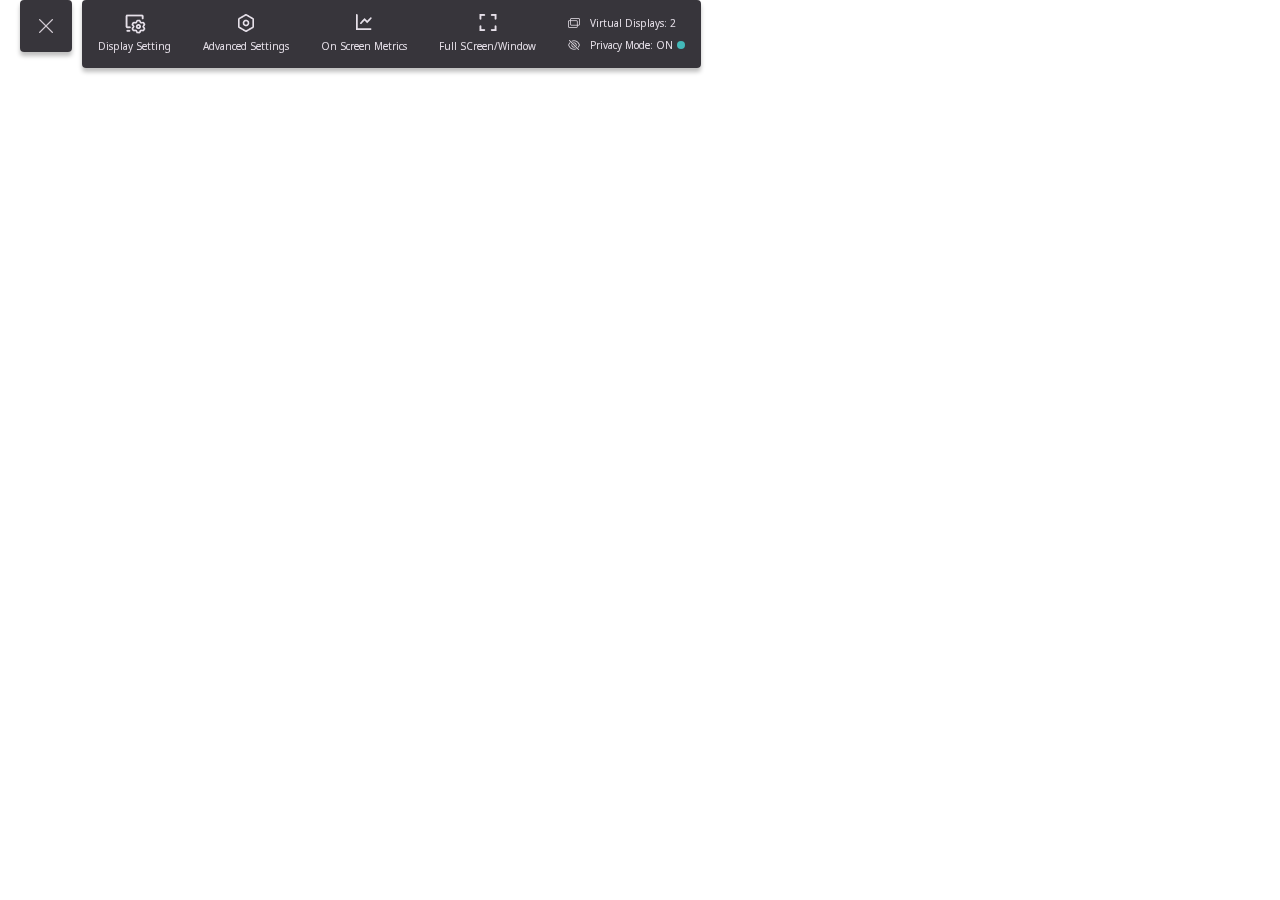
<file: app/webpages/index.html>
<!DOCTYPE html>
<html lang="en">
  <head>
    <meta charset="UTF-8" />
    <meta name="viewport" content="width=device-width, initial-scale=1.0" />
    <title>GWS</title>
    <script src="qrc:///qtwebchannel/qwebchannel.js"></script>
    <script src="./common.js"></script>
    <script type="module" crossorigin src="./assets/main-HbZmt_ED.js"></script>
    <link rel="modulepreload" crossorigin href="./assets/style-NAze0Dqi.js">
    <link rel="stylesheet" crossorigin href="./assets/style-g43IHq8t.css">
    <link rel="stylesheet" crossorigin href="./assets/main-BuoBvZbS.css">
  </head>
  <body>
    <div id="app"></div>
  </body>
</html>
</file>
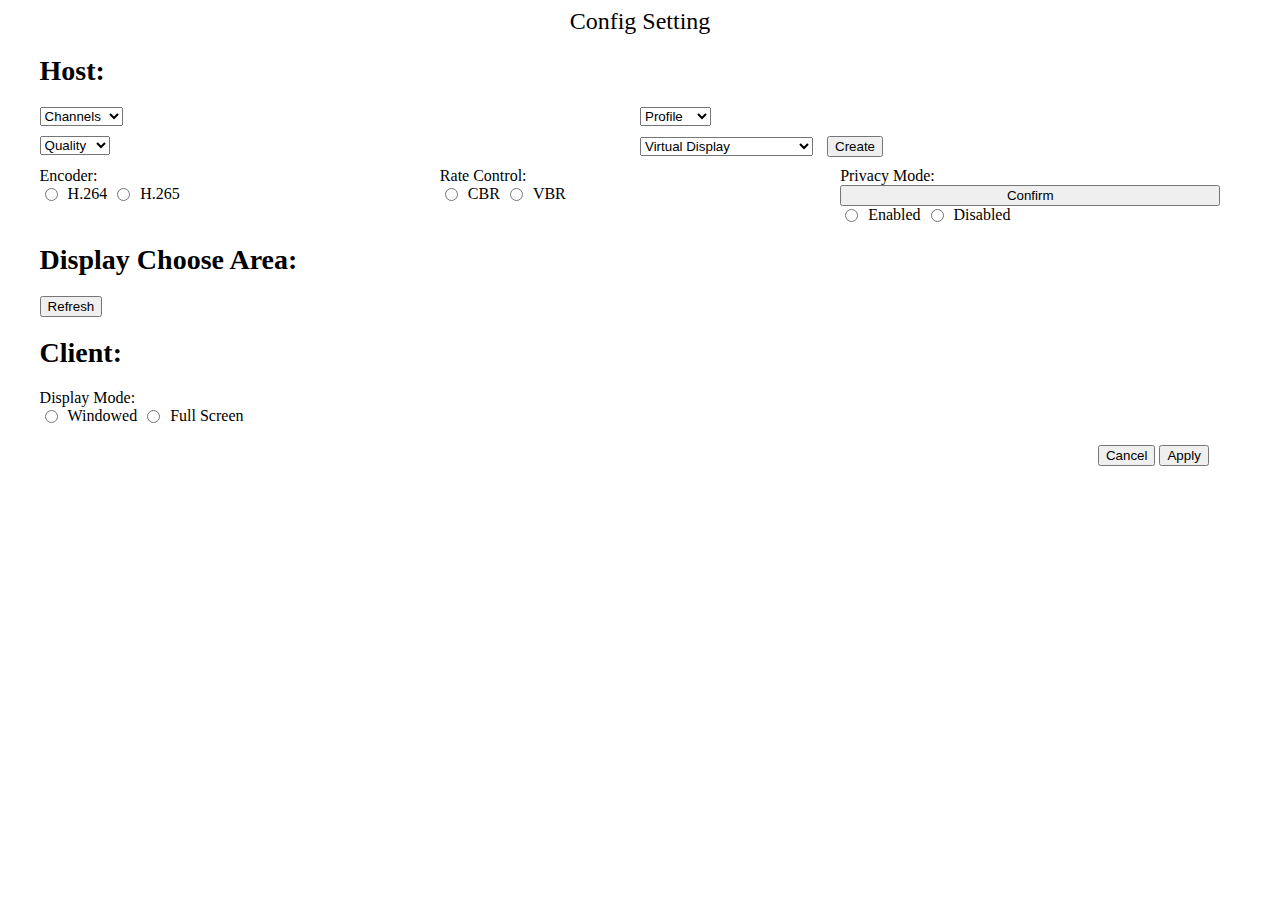
<file: app/webpages/config.dev.html>
﻿<!DOCTYPE html>
<html>
<head>
    <title>Config Setting</title>
	<script src="qrc:///qtwebchannel/qwebchannel.js"></script>
    <script>
        var gleam;
        var gCB = null;
        hostDisplays = [];
        
        new QWebChannel(qt.webChannelTransport, function(channel) {
            // Access the C++ API
            gleam = channel.objects.gleamPost;
            // Call a function on the C++ API
        });
        function CallJs(JSONObj) {
            //alert("JSONObj = " + JSON.stringify(JSONObj) );
            if (gCB != null){
                gCB(JSONObj);
            }
            return "0";
        }
        function SendConfig(config){
            gCB = 
            function(result) {
                //alert("result = "+JSON.stringify(result));
                //console.log("Result from C++:", result);
            };
            gleam.sendMsg('config', config);
        }
        function QueryWordBook(keyName, cb) {
            const req = {
                Type: keyName
            };
            gCB = cb;
            var jsonString = JSON.stringify(req);
            //alert(jsonString);

            gleam.sendMsg('wordbook', jsonString);
        }

        function createVirtual() {
            const config = {
                ActionType: 'CreateVirtualDisplay',
                VirtualDisplay: document.getElementById('virtualDisplay').value
            };
            var jsonString = JSON.stringify(config);
            //alert(jsonString);			
			SendConfig(jsonString);
        }

        function attachToDesktop(adapterID_high, adapterID_low) {
            const config = {
                ActionType: 'AttachToDesktop',
				AdapterIDHigh: adapterID_high,
				AdapterIDLow: adapterID_low
            };
            var jsonString = JSON.stringify(config);
            //alert(jsonString);			
			SendConfig(jsonString);
        }

        
        function confirmPrivacyModeChange() {
            const config = {
                ActionType: 'PrivacyModeChange',
                PrivacyMode: document.querySelector('input[name="privacyMode"]:checked') ? document.querySelector('input[name="privacyMode"]:checked').value : "Not selected"
            };
            var jsonString = JSON.stringify(config);
            //alert(jsonString);			
			SendConfig(jsonString);
        }
    
        function refreshHostDisplayList(){
            QueryWordBook("HostDisplayList", 
                function(result) {
                    //alert("result = "+ JSON.stringify(result));
                    hostDisplays = result;
                    getHostDisplays();
                }).catch(function(error) {
                    console.error("Error calling C++ function:", error);
                }                
            ) 
        }

    </script>
    <style>
        .title-bar {
            text-align: center;
            font-size: 24px;
            margin-bottom: 20px;
        }
        .buttons-area {
            text-align: right;
            margin-right: 5%; /* Adjust the margin as needed */
            margin-top: 20px;
            margin-bottom: 20px;
        }

        .config-area, .encoder-area, .display-choose-area, .client-area {
            width: 95%;
            margin: auto;
        }

        .config-row, .display-row, .checkbox-row, .encoder-row {
            display: flex;
            flex-wrap: wrap;
      
            justify-content: space-between;
            margin-bottom: 10px;
        }

            .config-row .half-width {
                width: 50%;
            }

        select, input[type="checkbox"], input[type="radio"] {
            margin-right: 10px;
        }

        .checkbox-label {
            margin-right: 20px;
        }

        .option-group {
            display: flex;
            flex-direction: column;
            margin-right: 20px;
        }

            .option-group label {
                margin-right: 5px;
            }

        .checkbox-group-row {
            display: flex;
            flex-direction: column;
            align-items: flex-start;
        }

        .checkbox-group {
            display: flex;
            flex-direction: row;
            align-items: flex-start;
        }

        .client-display-selectors {
            display: flex;
            flex-direction: column;
            min-height: 150px; /* Adjust this value based on your needs */
        }

        .encoder-row .option-group {
            flex: 1;
        }

        .align-left {
            align-items: flex-start;
        }
        .area-head {
            font-size: 28px; /* Increase font size */
            font-weight: bold; /* Make text bold */
            margin-top: 20px; /* Increase top margin */
            margin-bottom: 20px; /* Increase bottom margin */
        }


    </style>
</head>
<body>
    <div class="title-bar">Config Setting</div>
    <div class="config-area">
        <div class="area-head">Host:</div>
        <div class="config-row align-left">
            <div class="half-width">
                <select id="channels">
                    <option value="" disabled selected>Channels</option>
                    <option value="channel1">Channel 1</option>
                    <option value="channel2">Channel 2</option>
                </select>
            </div>
            <div class="half-width">
                <select id="profile">
                    <option value="" disabled selected>Profile</option>
                    <option value="profile1">Profile 1</option>
                    <option value="profile2">Profile 2</option>
                </select>
            </div>
        </div>
        <div class="config-row align-left">
            <div class="half-width">
                <select id="quality">
                    <option value="" disabled selected>Quality</option>
                    <option value="high">High</option>
                    <option value="medium">Medium</option>
                    <option value="low">Low</option>
                </select>
            </div>
            <div class="half-width">
                <select id="virtualDisplay">
                    <option value="" disabled selected>Virtual Display</option>
                    <option value="0">No Virtual Display</option>
                    <option value="1">Virtual Display Number: 1</option>
                    <option value="2">Virtual Display Number: 2</option>
                    <option value="3">Virtual Display Number: 3</option>
                    <option value="4">Virtual Display Number: 4</option>
                    <option value="5">Virtual Display Number: 5</option>
                </select>
                <button id="createVirtualButton" onclick="createVirtual()">Create</button>
            </div>
        </div>
    </div>
    <div class="encoder-area">
        <div class="encoder-row">
            <div class="option-group">
                <label>Encoder:</label>
                <div class="checkbox-group">
                    <input type="radio" id="encoderH264" name="encoder" value="H.264">
                    <label for="encoderH264">H.264</label>
                    <input type="radio" id="encoderH265" name="encoder" value="H.265">
                    <label for="encoderH265">H.265</label>
                </div>
            </div>
            <div class="option-group">
                <label>Rate Control:</label>
                <div class="checkbox-group">
                    <input type="radio" id="rateControlCBR" name="rateControl" value="CBR">
                    <label for="rateControlCBR">CBR</label>
                    <input type="radio" id="rateControlVBR" name="rateControl" value="VBR">
                    <label for="rateControlVBR">VBR</label>
                </div>
            </div>
            <div class="option-group">
                <label>Privacy Mode:</label>
                <button onclick="confirmPrivacyModeChange()">Confirm</button>                
                <div class="checkbox-group">
                    <input type="radio" id="privacyEnabled" name="privacyMode" value="Enabled">
                    <label for="privacyEnabled">Enabled</label>
                    <input type="radio" id="privacyDisabled" name="privacyMode" value="Disabled">
                    <label for="privacyDisabled">Disabled</label>
                </div>
            </div>
        </div>
    </div>
    <div class="display-choose-area">
        <div class="area-head">Display Choose Area:</div>
        <button onclick="refreshHostDisplayList()">Refresh</button>
        <div class="display-row align-left">
            <div class="half-width" id="hostDisplayCheckboxes">
                <!-- Host display checkboxes will be added here dynamically -->
            </div>
            <div class="half-width" id="hostDisplayOptions">
                <!-- Host display options will be added here dynamically -->
            </div>
        </div>
    </div>
    <div class="client-area">
        <div class="area-head">Client:</div>
        <div class="config-row align-left">
            <div class="half-width">
                <div class="option-group">
                    <label>Display Mode:</label>
                    <div class="checkbox-group">
                        <input type="radio" id="displayModeWindowed" name="displayMode" value="Windowed">
                        <label for="displayModeWindowed">Windowed</label>
                        <input type="radio" id="displayModeFullScreen" name="displayMode" value="Full Screen">
                        <label for="displayModeFullScreen">Full Screen</label>
                    </div>
                </div>
            </div>
        </div>
    </div>
    <div class="buttons-area">
        <button id="cancelButton">Cancel</button>
        <button id="applyButton" onclick="applyConfig()">Apply</button>
    </div>
    <script>
        const hostDisplayCheckboxes = document.getElementById('hostDisplayCheckboxes');
        function getHostDisplays() {
            while (hostDisplayCheckboxes.firstChild) {
                hostDisplayCheckboxes.removeChild(hostDisplayCheckboxes.firstChild); 
            }
            hostDisplays.forEach((displayInfo, index) => {
                displayName = displayInfo["Name"];
                //alert ("display name =" + displayName);
                const div = document.createElement('div');
                const checkbox = document.createElement('input');
                checkbox.type = 'checkbox';
                checkbox.id = `hostDisplay${index + 1}`;
                checkbox.name = 'hostDisplays';
                checkbox.value = `Display${index + 1}`;
                checkbox.setAttribute('onchange', 'updateHostDisplayOptions(this)');
                checkbox.setAttribute("data-display-id", displayName);
                const label = document.createElement('label');
                label.setAttribute('for', `hostDisplay${index + 1}`);
                label.textContent = displayName;

                div.appendChild(checkbox);
                div.appendChild(label);

				attached = displayInfo["Attached"];
				if (attached != "yes") 
				{
					adapterID_high = displayInfo["AdapterIDHigh"];
					adapterID_low = displayInfo["AdapterIDLow"];
					var button = document.createElement('button');
					button.setAttribute("data-adapterID-high", adapterID_high);
					button.setAttribute("data-adapterID-low", adapterID_low);
					button.textContent = 'AttachToDesktop';
					button.addEventListener('click', function() {
						adapterID_high = this.getAttribute("data-adapterID-high");
						adapterID_low = this.getAttribute("data-adapterID-low");				
						attachToDesktop(adapterID_high, adapterID_low) ;				
					});
					div.appendChild(button);
				}				
                hostDisplayCheckboxes.appendChild(div);
            });
        }

        function updateHostDisplayOptions(checkbox) {
            const hostDisplayOptions = document.getElementById("hostDisplayOptions");
            const displayId = checkbox.value.replace(/\s+/g, ''); // Remove spaces for element ID
            if (checkbox.checked) {
                const containerDiv = document.createElement("div");
                containerDiv.id = `optionsFor${displayId}`;
                containerDiv.className = "config-row";
                containerDiv.innerHTML = `
                                <label>${checkbox.value}:</label>
                                <select id="${displayId}">
                                    <option value="" disabled selected>Client Display</option>
                                    <option value="display1">Display 1</option>
                                    <option value="display2">Display 2</option>
                                </select>
                                <select id="fpsFor${displayId}">
                                    <option value="" disabled selected>FPS</option>
                                    <option value="30">30</option>
                                    <option value="60">60</option>
                                    <option value="90">90</option>
                                    <option value="144">144</option>
                                </select>
                                <!-- Add more options as needed -->
                            `;
                hostDisplayOptions.appendChild(containerDiv);
            } else {
                const existingDiv = document.getElementById(`optionsFor${displayId}`);
                if (existingDiv) {
                    existingDiv.remove();
                }
            }
        }
        function applyConfig() {
            const config = {
                ActionType: 'ConfigChange',
                Channels: document.getElementById('channels').value,
                Profile: document.getElementById('profile').value,
                Quality: document.getElementById('quality').value,
                VirtualDisplay: document.getElementById('virtualDisplay').value,
                Encoder: document.querySelector('input[name="encoder"]:checked') ? document.querySelector('input[name="encoder"]:checked').value : "Not selected",
                RateControl: document.querySelector('input[name="rateControl"]:checked') ? document.querySelector('input[name="rateControl"]:checked').value : "Not selected",
                ClientDisplayMode: document.querySelector('input[name="displayMode"]:checked') ? document.querySelector('input[name="displayMode"]:checked').value : "Not selected",
                DisplayChoose: Array.from(document.querySelectorAll('input[name="hostDisplays"]:checked')).map(checkbox => {
                    const displayId = checkbox.value.replace(/\s+/g, '');
                    const clientDisplayElement = document.getElementById(`${displayId}`);
                    const fpsElement = document.getElementById(`fpsFor${displayId}`);
                    nameRet = checkbox.getAttribute("data-display-id");
                    //alert ("name to send:" + nameRet);
                    return {
                        Name: nameRet,
                        ClientDisplay: clientDisplayElement ? clientDisplayElement.value : "Not selected",
                        FPS: fpsElement ? fpsElement.value : "Not selected"
                    };
                })
            };            
            var jsonString = JSON.stringify(config);
            //alert(jsonString);			
			SendConfig(jsonString);
        }

    </script>
</body>
</html>
</file>
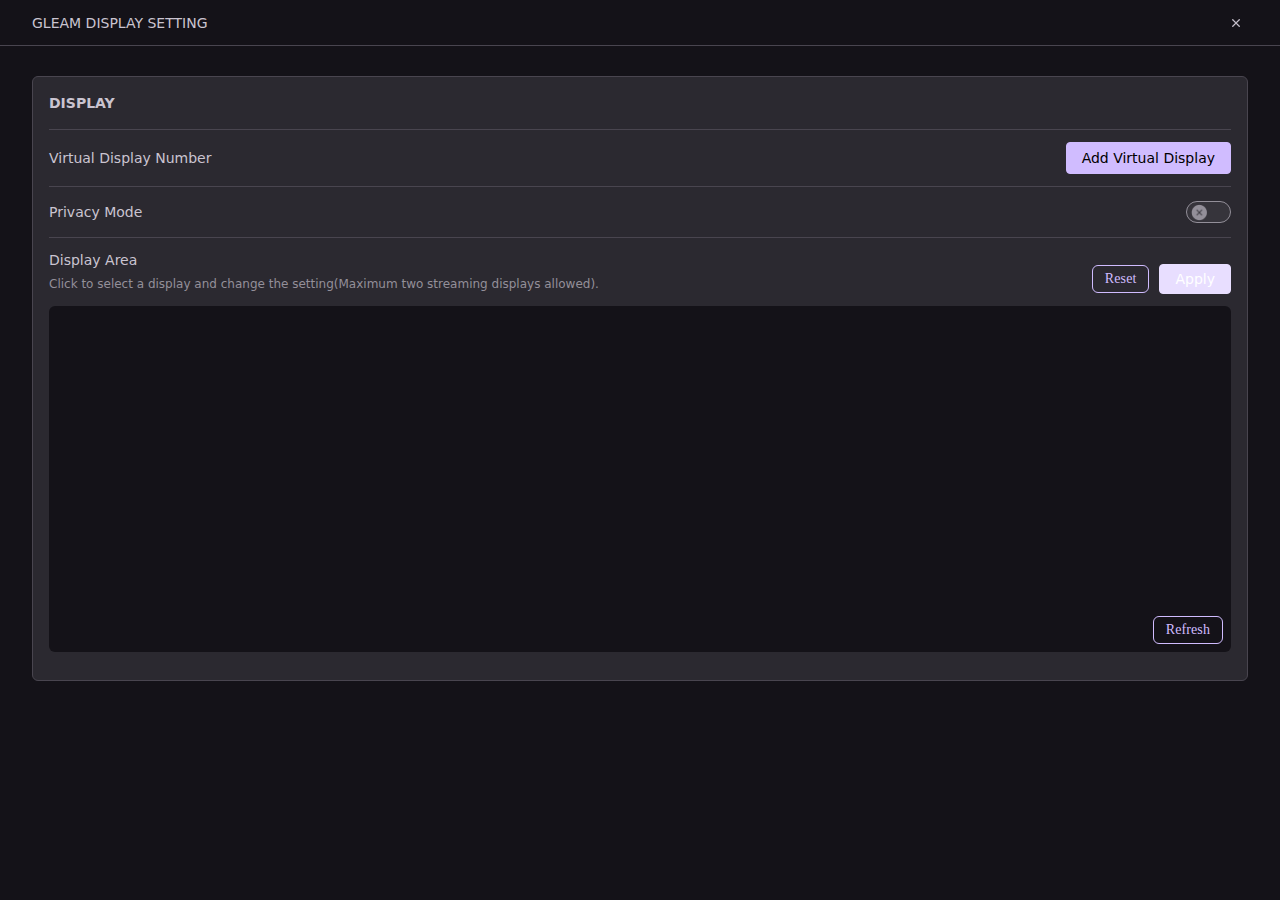
<file: app/webpages/config.html>
<!DOCTYPE html>
<html lang="en">
  <head>
    <meta charset="UTF-8" />
    <meta name="viewport" content="width=device-width, initial-scale=1.0" />
    <title>GWS</title>
    <script src="qrc:///qtwebchannel/qwebchannel.js"></script>
    <script>
      var gleam;
      var gCB = null;
      new QWebChannel(qt.webChannelTransport, function (channel) {
        // Access the C++ API
        gleam = channel.objects.gleamPost;
        // Call a function on the C++ API
      });

      function CallJs(JSONObj) {
        if (gCB != null) {
          gCB(JSONObj);
        }
        return "0";
      }

      function SendConfig(config) {
        gCB = function (result) {
          // alert("result = " + JSON.stringify(result));
          //console.log("Result from C++:", result);
        };
        gleam.sendMsg("config", JSON.stringify(config));
      }

      function logMessage(msg) {
        gleam.log(JSON.stringify(msg));
      }

      function Setinfo() {
        window.location.href = window.location.href;
      }

      function QueryWordBook(keyName, cb) {
        const req = {
          Type: keyName,
        };
        gCB = cb;
        var jsonString = JSON.stringify(req);
        //alert(jsonString);

        gleam.sendMsg("wordbook", jsonString);
      }
    </script>
    <script type="module" crossorigin src="./assets/index-D3G8a4iT.js"></script>
    <link rel="stylesheet" crossorigin href="./assets/index-CFshgabC.css">
  </head>
  <body>
    <div id="app"></div>

  </body>
</html>
</file>
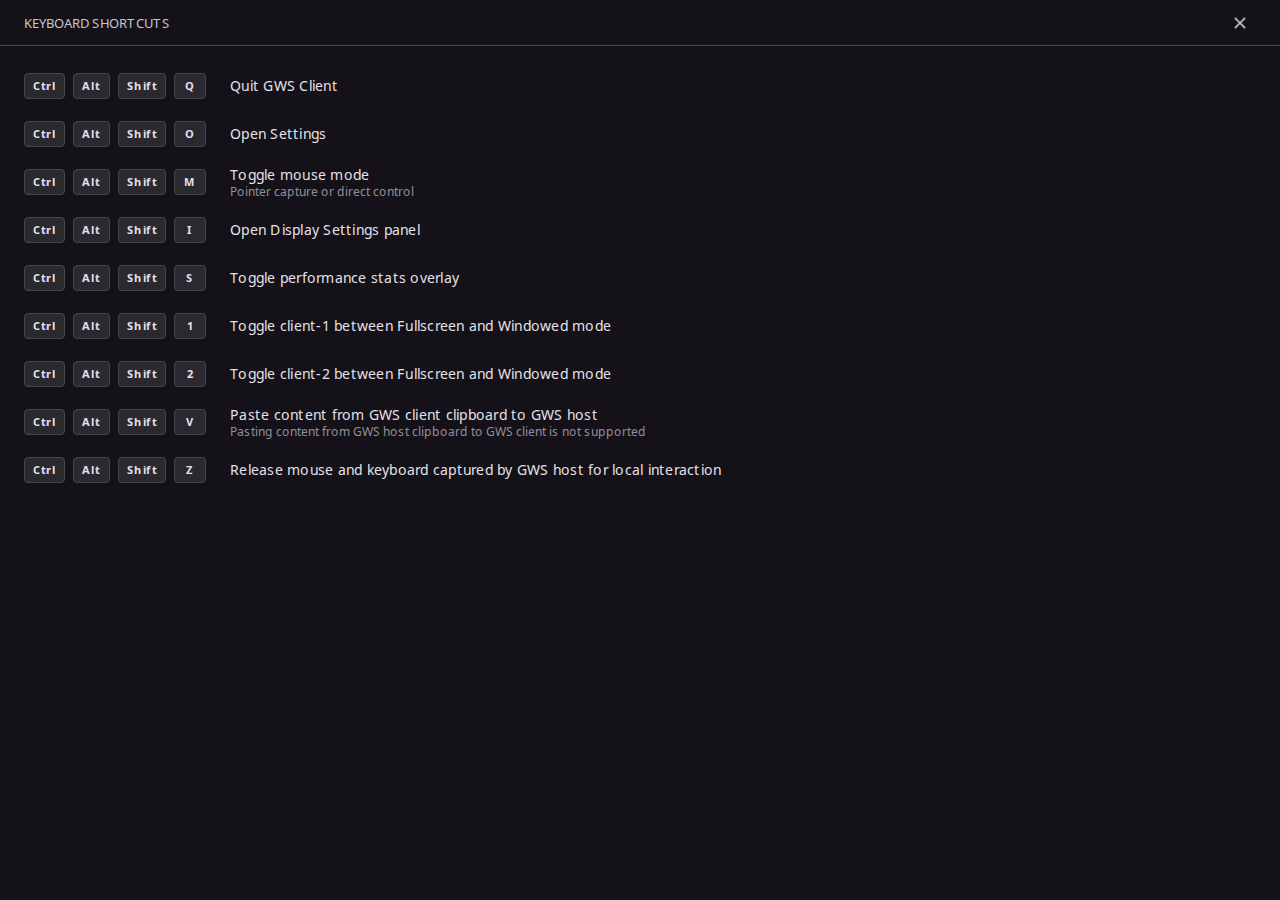
<file: app/webpages/keyboard.html>
<!DOCTYPE html>
<html lang="en">
  <head>
    <meta charset="UTF-8" />
    <meta name="viewport" content="width=device-width, initial-scale=1.0" />
    <title>GWS</title>
    <script src="qrc:///qtwebchannel/qwebchannel.js"></script>
    <script src="./keyboard.js"></script>

    <script type="module" crossorigin src="./assets/keyboard-BDZOlueU.js"></script>
    <link rel="modulepreload" crossorigin href="./assets/style-NAze0Dqi.js">
    <link rel="modulepreload" crossorigin href="./assets/TitleBar-Tds8gBbC.js">
    <link rel="stylesheet" crossorigin href="./assets/style-g43IHq8t.css">
    <link rel="stylesheet" crossorigin href="./assets/TitleBar-D0bztcA-.css">
    <link rel="stylesheet" crossorigin href="./assets/keyboard-BcqbijG3.css">
  </head>
  <body>
    <div id="app"></div>
  </body>
</html>
</file>
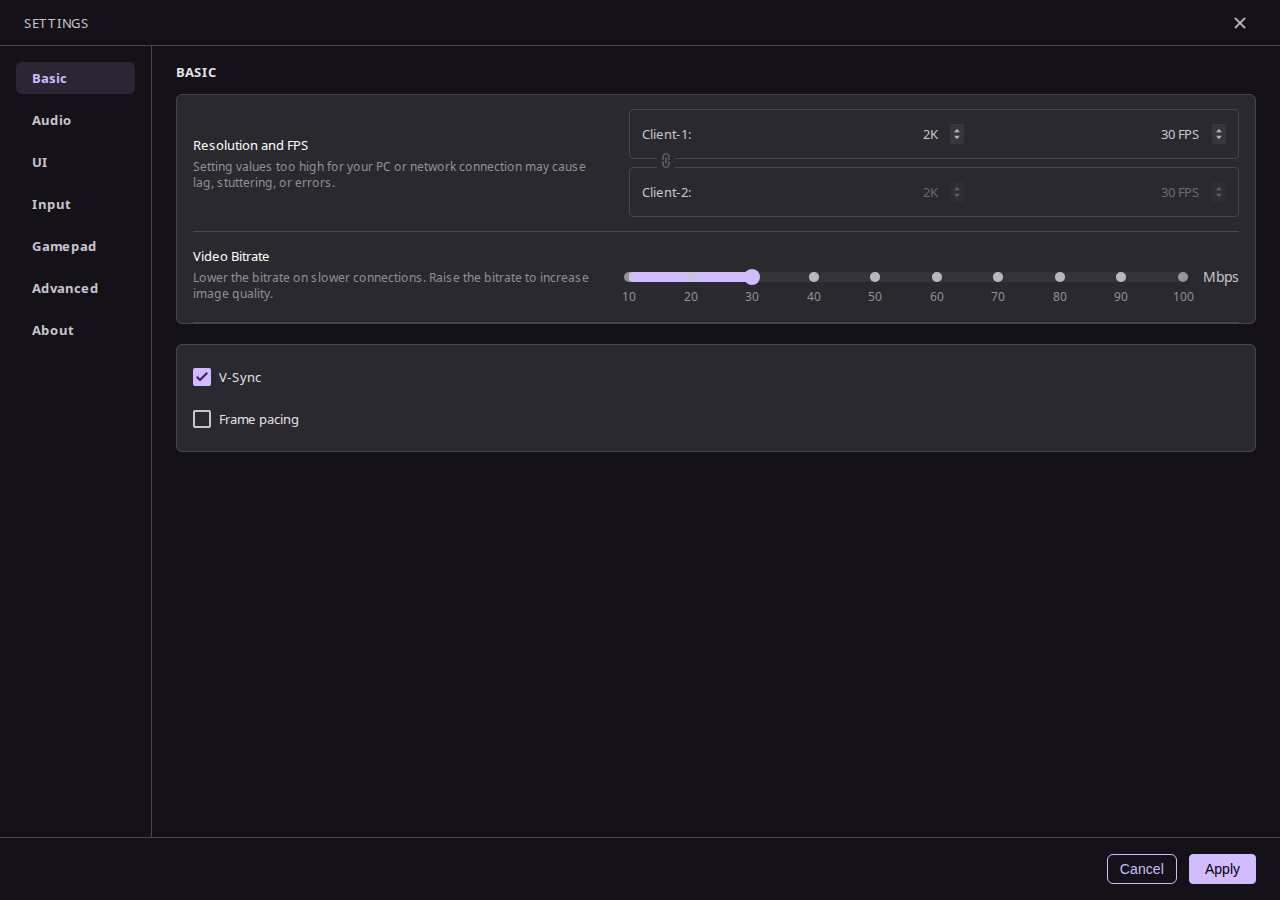
<file: app/webpages/setting.html>
<!DOCTYPE html>
<html lang="en">
  <head>
    <meta charset="UTF-8" />
    <meta name="viewport" content="width=device-width, initial-scale=1.0" />
    <title>GWS Setting</title>
    <script src="qrc:///qtwebchannel/qwebchannel.js"></script>
    <script src="./setting.js"></script>
    <script type="module" crossorigin src="./assets/setting-Bzfp3h3T.js"></script>
    <link rel="modulepreload" crossorigin href="./assets/style-NAze0Dqi.js">
    <link rel="modulepreload" crossorigin href="./assets/TitleBar-Tds8gBbC.js">
    <link rel="stylesheet" crossorigin href="./assets/style-g43IHq8t.css">
    <link rel="stylesheet" crossorigin href="./assets/TitleBar-D0bztcA-.css">
    <link rel="stylesheet" crossorigin href="./assets/setting-4opSIBgL.css">
  </head>
  <body>
    <div id="app"></div>
  </body>
</html>
</file>
<file: app/webpages/assets/style-g43IHq8t.css>
@charset "UTF-8";:root{--el-color-white:#ffffff;--el-color-black:#000000;--el-color-primary-rgb:64,158,255;--el-color-success-rgb:103,194,58;--el-color-warning-rgb:230,162,60;--el-color-danger-rgb:245,108,108;--el-color-error-rgb:245,108,108;--el-color-info-rgb:144,147,153;--el-font-size-extra-large:20px;--el-font-size-large:18px;--el-font-size-medium:16px;--el-font-size-base:14px;--el-font-size-small:13px;--el-font-size-extra-small:12px;--el-font-family:"Helvetica Neue",Helvetica,"PingFang SC","Hiragino Sans GB","Microsoft YaHei","微软雅黑",Arial,sans-serif;--el-font-weight-primary:500;--el-font-line-height-primary:24px;--el-index-normal:1;--el-index-top:1000;--el-index-popper:2000;--el-border-radius-base:4px;--el-border-radius-small:2px;--el-border-radius-round:20px;--el-border-radius-circle:100%;--el-transition-duration:.3s;--el-transition-duration-fast:.2s;--el-transition-function-ease-in-out-bezier:cubic-bezier(.645, .045, .355, 1);--el-transition-function-fast-bezier:cubic-bezier(.23, 1, .32, 1);--el-transition-all:all var(--el-transition-duration) var(--el-transition-function-ease-in-out-bezier);--el-transition-fade:opacity var(--el-transition-duration) var(--el-transition-function-fast-bezier);--el-transition-md-fade:transform var(--el-transition-duration) var(--el-transition-function-fast-bezier),opacity var(--el-transition-duration) var(--el-transition-function-fast-bezier);--el-transition-fade-linear:opacity var(--el-transition-duration-fast) linear;--el-transition-border:border-color var(--el-transition-duration-fast) var(--el-transition-function-ease-in-out-bezier);--el-transition-box-shadow:box-shadow var(--el-transition-duration-fast) var(--el-transition-function-ease-in-out-bezier);--el-transition-color:color var(--el-transition-duration-fast) var(--el-transition-function-ease-in-out-bezier);--el-component-size-large:40px;--el-component-size:32px;--el-component-size-small:24px}:root{color-scheme:light;--el-color-white:#ffffff;--el-color-black:#000000;--el-color-primary:#409eff;--el-color-primary-light-3:#79bbff;--el-color-primary-light-5:#a0cfff;--el-color-primary-light-7:#c6e2ff;--el-color-primary-light-8:#d9ecff;--el-color-primary-light-9:#ecf5ff;--el-color-primary-dark-2:#337ecc;--el-color-success:#67c23a;--el-color-success-light-3:#95d475;--el-color-success-light-5:#b3e19d;--el-color-success-light-7:#d1edc4;--el-color-success-light-8:#e1f3d8;--el-color-success-light-9:#f0f9eb;--el-color-success-dark-2:#529b2e;--el-color-warning:#e6a23c;--el-color-warning-light-3:#eebe77;--el-color-warning-light-5:#f3d19e;--el-color-warning-light-7:#f8e3c5;--el-color-warning-light-8:#faecd8;--el-color-warning-light-9:#fdf6ec;--el-color-warning-dark-2:#b88230;--el-color-danger:#f56c6c;--el-color-danger-light-3:#f89898;--el-color-danger-light-5:#fab6b6;--el-color-danger-light-7:#fcd3d3;--el-color-danger-light-8:#fde2e2;--el-color-danger-light-9:#fef0f0;--el-color-danger-dark-2:#c45656;--el-color-error:#f56c6c;--el-color-error-light-3:#f89898;--el-color-error-light-5:#fab6b6;--el-color-error-light-7:#fcd3d3;--el-color-error-light-8:#fde2e2;--el-color-error-light-9:#fef0f0;--el-color-error-dark-2:#c45656;--el-color-info:#909399;--el-color-info-light-3:#b1b3b8;--el-color-info-light-5:#c8c9cc;--el-color-info-light-7:#dedfe0;--el-color-info-light-8:#e9e9eb;--el-color-info-light-9:#f4f4f5;--el-color-info-dark-2:#73767a;--el-bg-color:#ffffff;--el-bg-color-page:#f2f3f5;--el-bg-color-overlay:#ffffff;--el-text-color-primary:#303133;--el-text-color-regular:#606266;--el-text-color-secondary:#909399;--el-text-color-placeholder:#a8abb2;--el-text-color-disabled:#c0c4cc;--el-border-color:#dcdfe6;--el-border-color-light:#e4e7ed;--el-border-color-lighter:#ebeef5;--el-border-color-extra-light:#f2f6fc;--el-border-color-dark:#d4d7de;--el-border-color-darker:#cdd0d6;--el-fill-color:#f0f2f5;--el-fill-color-light:#f5f7fa;--el-fill-color-lighter:#fafafa;--el-fill-color-extra-light:#fafcff;--el-fill-color-dark:#ebedf0;--el-fill-color-darker:#e6e8eb;--el-fill-color-blank:#ffffff;--el-box-shadow:0px 12px 32px 4px rgba(0, 0, 0, .04),0px 8px 20px rgba(0, 0, 0, .08);--el-box-shadow-light:0px 0px 12px rgba(0, 0, 0, .12);--el-box-shadow-lighter:0px 0px 6px rgba(0, 0, 0, .12);--el-box-shadow-dark:0px 16px 48px 16px rgba(0, 0, 0, .08),0px 12px 32px rgba(0, 0, 0, .12),0px 8px 16px -8px rgba(0, 0, 0, .16);--el-disabled-bg-color:var(--el-fill-color-light);--el-disabled-text-color:var(--el-text-color-placeholder);--el-disabled-border-color:var(--el-border-color-light);--el-overlay-color:rgba(0, 0, 0, .8);--el-overlay-color-light:rgba(0, 0, 0, .7);--el-overlay-color-lighter:rgba(0, 0, 0, .5);--el-mask-color:rgba(255, 255, 255, .9);--el-mask-color-extra-light:rgba(255, 255, 255, .3);--el-border-width:1px;--el-border-style:solid;--el-border-color-hover:var(--el-text-color-disabled);--el-border:var(--el-border-width) var(--el-border-style) var(--el-border-color);--el-svg-monochrome-grey:var(--el-border-color)}.fade-in-linear-enter-active,.fade-in-linear-leave-active{transition:var(--el-transition-fade-linear)}.fade-in-linear-enter-from,.fade-in-linear-leave-to{opacity:0}.el-fade-in-linear-enter-active,.el-fade-in-linear-leave-active{transition:var(--el-transition-fade-linear)}.el-fade-in-linear-enter-from,.el-fade-in-linear-leave-to{opacity:0}.el-fade-in-enter-active,.el-fade-in-leave-active{transition:all var(--el-transition-duration) cubic-bezier(.55,0,.1,1)}.el-fade-in-enter-from,.el-fade-in-leave-active{opacity:0}.el-zoom-in-center-enter-active,.el-zoom-in-center-leave-active{transition:all var(--el-transition-duration) cubic-bezier(.55,0,.1,1)}.el-zoom-in-center-enter-from,.el-zoom-in-center-leave-active{opacity:0;transform:scaleX(0)}.el-zoom-in-top-enter-active,.el-zoom-in-top-leave-active{opacity:1;transform:scaleY(1);transition:var(--el-transition-md-fade);transform-origin:center top}.el-zoom-in-top-enter-active[data-popper-placement^=top],.el-zoom-in-top-leave-active[data-popper-placement^=top]{transform-origin:center bottom}.el-zoom-in-top-enter-from,.el-zoom-in-top-leave-active{opacity:0;transform:scaleY(0)}.el-zoom-in-bottom-enter-active,.el-zoom-in-bottom-leave-active{opacity:1;transform:scaleY(1);transition:var(--el-transition-md-fade);transform-origin:center bottom}.el-zoom-in-bottom-enter-from,.el-zoom-in-bottom-leave-active{opacity:0;transform:scaleY(0)}.el-zoom-in-left-enter-active,.el-zoom-in-left-leave-active{opacity:1;transform:scale(1);transition:var(--el-transition-md-fade);transform-origin:top left}.el-zoom-in-left-enter-from,.el-zoom-in-left-leave-active{opacity:0;transform:scale(.45)}.collapse-transition{transition:var(--el-transition-duration) height ease-in-out,var(--el-transition-duration) padding-top ease-in-out,var(--el-transition-duration) padding-bottom ease-in-out}.el-collapse-transition-enter-active,.el-collapse-transition-leave-active{transition:var(--el-transition-duration) max-height ease-in-out,var(--el-transition-duration) padding-top ease-in-out,var(--el-transition-duration) padding-bottom ease-in-out}.horizontal-collapse-transition{transition:var(--el-transition-duration) width ease-in-out,var(--el-transition-duration) padding-left ease-in-out,var(--el-transition-duration) padding-right ease-in-out}.el-list-enter-active,.el-list-leave-active{transition:all 1s}.el-list-enter-from,.el-list-leave-to{opacity:0;transform:translateY(-30px)}.el-list-leave-active{position:absolute!important}.el-opacity-transition{transition:opacity var(--el-transition-duration) cubic-bezier(.55,0,.1,1)}.el-icon-loading{-webkit-animation:rotating 2s linear infinite;animation:rotating 2s linear infinite}.el-icon--right{margin-left:5px}.el-icon--left{margin-right:5px}@-webkit-keyframes rotating{0%{transform:rotate(0)}to{transform:rotate(360deg)}}@keyframes rotating{0%{transform:rotate(0)}to{transform:rotate(360deg)}}.el-icon{--color:inherit;height:1em;width:1em;line-height:1em;display:inline-flex;justify-content:center;align-items:center;position:relative;fill:currentColor;color:var(--color);font-size:inherit}.el-icon.is-loading{-webkit-animation:rotating 2s linear infinite;animation:rotating 2s linear infinite}.el-icon svg{height:1em;width:1em}.el-affix--fixed{position:fixed}.el-alert{--el-alert-padding:8px 16px;--el-alert-border-radius-base:var(--el-border-radius-base);--el-alert-title-font-size:14px;--el-alert-title-with-description-font-size:16px;--el-alert-description-font-size:14px;--el-alert-close-font-size:16px;--el-alert-close-customed-font-size:14px;--el-alert-icon-size:16px;--el-alert-icon-large-size:28px;width:100%;padding:var(--el-alert-padding);margin:0;box-sizing:border-box;border-radius:var(--el-alert-border-radius-base);position:relative;background-color:var(--el-color-white);overflow:hidden;opacity:1;display:flex;align-items:center;transition:opacity var(--el-transition-duration-fast)}.el-alert.is-light .el-alert__close-btn{color:var(--el-text-color-placeholder)}.el-alert.is-dark .el-alert__close-btn,.el-alert.is-dark .el-alert__description{color:var(--el-color-white)}.el-alert.is-center{justify-content:center}.el-alert--success{--el-alert-bg-color:var(--el-color-success-light-9)}.el-alert--success.is-light{background-color:var(--el-alert-bg-color);color:var(--el-color-success)}.el-alert--success.is-light .el-alert__description{color:var(--el-color-success)}.el-alert--success.is-dark{background-color:var(--el-color-success);color:var(--el-color-white)}.el-alert--info{--el-alert-bg-color:var(--el-color-info-light-9)}.el-alert--info.is-light{background-color:var(--el-alert-bg-color);color:var(--el-color-info)}.el-alert--info.is-light .el-alert__description{color:var(--el-color-info)}.el-alert--info.is-dark{background-color:var(--el-color-info);color:var(--el-color-white)}.el-alert--warning{--el-alert-bg-color:var(--el-color-warning-light-9)}.el-alert--warning.is-light{background-color:var(--el-alert-bg-color);color:var(--el-color-warning)}.el-alert--warning.is-light .el-alert__description{color:var(--el-color-warning)}.el-alert--warning.is-dark{background-color:var(--el-color-warning);color:var(--el-color-white)}.el-alert--error{--el-alert-bg-color:var(--el-color-error-light-9)}.el-alert--error.is-light{background-color:var(--el-alert-bg-color);color:var(--el-color-error)}.el-alert--error.is-light .el-alert__description{color:var(--el-color-error)}.el-alert--error.is-dark{background-color:var(--el-color-error);color:var(--el-color-white)}.el-alert__content{display:flex;flex-direction:column;gap:4px}.el-alert .el-alert__icon{font-size:var(--el-alert-icon-size);width:var(--el-alert-icon-size);margin-right:8px}.el-alert .el-alert__icon.is-big{font-size:var(--el-alert-icon-large-size);width:var(--el-alert-icon-large-size);margin-right:12px}.el-alert__title{font-size:var(--el-alert-title-font-size);line-height:24px}.el-alert__title.with-description{font-size:var(--el-alert-title-with-description-font-size)}.el-alert .el-alert__description{font-size:var(--el-alert-description-font-size);margin:0}.el-alert .el-alert__close-btn{font-size:var(--el-alert-close-font-size);opacity:1;position:absolute;top:12px;right:16px;cursor:pointer}.el-alert .el-alert__close-btn.is-customed{font-style:normal;font-size:var(--el-alert-close-customed-font-size);line-height:24px;top:8px}.el-alert-fade-enter-from,.el-alert-fade-leave-active{opacity:0}.el-aside{overflow:auto;box-sizing:border-box;flex-shrink:0;width:var(--el-aside-width,300px)}.el-autocomplete{position:relative;display:inline-block}.el-autocomplete__popper.el-popper{background:var(--el-bg-color-overlay);border:1px solid var(--el-border-color-light);box-shadow:var(--el-box-shadow-light)}.el-autocomplete__popper.el-popper .el-popper__arrow:before{border:1px solid var(--el-border-color-light)}.el-autocomplete__popper.el-popper[data-popper-placement^=top] .el-popper__arrow:before{border-top-color:transparent;border-left-color:transparent}.el-autocomplete__popper.el-popper[data-popper-placement^=bottom] .el-popper__arrow:before{border-bottom-color:transparent;border-right-color:transparent}.el-autocomplete__popper.el-popper[data-popper-placement^=left] .el-popper__arrow:before{border-left-color:transparent;border-bottom-color:transparent}.el-autocomplete__popper.el-popper[data-popper-placement^=right] .el-popper__arrow:before{border-right-color:transparent;border-top-color:transparent}.el-autocomplete-suggestion{border-radius:var(--el-border-radius-base);box-sizing:border-box}.el-autocomplete-suggestion__wrap{max-height:280px;padding:10px 0;box-sizing:border-box}.el-autocomplete-suggestion__list{margin:0;padding:0}.el-autocomplete-suggestion li{padding:0 20px;margin:0;line-height:34px;cursor:pointer;color:var(--el-text-color-regular);font-size:var(--el-font-size-base);list-style:none;text-align:left;white-space:nowrap;overflow:hidden;text-overflow:ellipsis}.el-autocomplete-suggestion li:hover,.el-autocomplete-suggestion li.highlighted{background-color:var(--el-fill-color-light)}.el-autocomplete-suggestion li.divider{margin-top:6px;border-top:1px solid var(--el-color-black)}.el-autocomplete-suggestion li.divider:last-child{margin-bottom:-6px}.el-autocomplete-suggestion.is-loading li{text-align:center;height:100px;line-height:100px;font-size:20px;color:var(--el-text-color-secondary)}.el-autocomplete-suggestion.is-loading li:after{display:inline-block;content:"";height:100%;vertical-align:middle}.el-autocomplete-suggestion.is-loading li:hover{background-color:var(--el-bg-color-overlay)}.el-autocomplete-suggestion.is-loading .el-icon-loading{vertical-align:middle}.el-avatar{--el-avatar-text-color:var(--el-color-white);--el-avatar-bg-color:var(--el-text-color-disabled);--el-avatar-text-size:14px;--el-avatar-icon-size:18px;--el-avatar-border-radius:var(--el-border-radius-base);--el-avatar-size-large:56px;--el-avatar-size-small:24px;--el-avatar-size:40px;display:inline-flex;justify-content:center;align-items:center;box-sizing:border-box;text-align:center;overflow:hidden;color:var(--el-avatar-text-color);background:var(--el-avatar-bg-color);width:var(--el-avatar-size);height:var(--el-avatar-size);font-size:var(--el-avatar-text-size)}.el-avatar>img{display:block;width:100%;height:100%}.el-avatar--circle{border-radius:50%}.el-avatar--square{border-radius:var(--el-avatar-border-radius)}.el-avatar--icon{font-size:var(--el-avatar-icon-size)}.el-avatar--small{--el-avatar-size:24px}.el-avatar--large{--el-avatar-size:56px}.el-backtop{--el-backtop-bg-color:var(--el-bg-color-overlay);--el-backtop-text-color:var(--el-color-primary);--el-backtop-hover-bg-color:var(--el-border-color-extra-light);position:fixed;background-color:var(--el-backtop-bg-color);width:40px;height:40px;border-radius:50%;color:var(--el-backtop-text-color);display:flex;align-items:center;justify-content:center;font-size:20px;box-shadow:var(--el-box-shadow-lighter);cursor:pointer;z-index:5}.el-backtop:hover{background-color:var(--el-backtop-hover-bg-color)}.el-backtop__icon{font-size:20px}.el-badge{--el-badge-bg-color:var(--el-color-danger);--el-badge-radius:10px;--el-badge-font-size:12px;--el-badge-padding:6px;--el-badge-size:18px;position:relative;vertical-align:middle;display:inline-block;width:-webkit-fit-content;width:-moz-fit-content;width:fit-content}.el-badge__content{background-color:var(--el-badge-bg-color);border-radius:var(--el-badge-radius);color:var(--el-color-white);display:inline-flex;justify-content:center;align-items:center;font-size:var(--el-badge-font-size);height:var(--el-badge-size);padding:0 var(--el-badge-padding);white-space:nowrap;border:1px solid var(--el-bg-color)}.el-badge__content.is-fixed{position:absolute;top:0;right:calc(1px + var(--el-badge-size)/ 2);transform:translateY(-50%) translate(100%);z-index:var(--el-index-normal)}.el-badge__content.is-fixed.is-dot{right:5px}.el-badge__content.is-dot{height:8px;width:8px;padding:0;right:0;border-radius:50%}.el-badge__content--primary{background-color:var(--el-color-primary)}.el-badge__content--success{background-color:var(--el-color-success)}.el-badge__content--warning{background-color:var(--el-color-warning)}.el-badge__content--info{background-color:var(--el-color-info)}.el-badge__content--danger{background-color:var(--el-color-danger)}.el-breadcrumb{font-size:14px;line-height:1}.el-breadcrumb:after,.el-breadcrumb:before{display:table;content:""}.el-breadcrumb:after{clear:both}.el-breadcrumb__separator{margin:0 9px;font-weight:700;color:var(--el-text-color-placeholder)}.el-breadcrumb__separator.el-icon{margin:0 6px;font-weight:400}.el-breadcrumb__separator.el-icon svg{vertical-align:middle}.el-breadcrumb__item{float:left;display:inline-flex;align-items:center}.el-breadcrumb__inner{color:var(--el-text-color-regular)}.el-breadcrumb__inner a,.el-breadcrumb__inner.is-link{font-weight:700;text-decoration:none;transition:var(--el-transition-color);color:var(--el-text-color-primary)}.el-breadcrumb__inner a:hover,.el-breadcrumb__inner.is-link:hover{color:var(--el-color-primary);cursor:pointer}.el-breadcrumb__item:last-child .el-breadcrumb__inner,.el-breadcrumb__item:last-child .el-breadcrumb__inner a,.el-breadcrumb__item:last-child .el-breadcrumb__inner a:hover,.el-breadcrumb__item:last-child .el-breadcrumb__inner:hover{font-weight:400;color:var(--el-text-color-regular);cursor:text}.el-breadcrumb__item:last-child .el-breadcrumb__separator{display:none}.el-button-group{display:inline-block;vertical-align:middle}.el-button-group:after,.el-button-group:before{display:table;content:""}.el-button-group:after{clear:both}.el-button-group>.el-button{float:left;position:relative}.el-button-group>.el-button+.el-button{margin-left:0}.el-button-group>.el-button:first-child{border-top-right-radius:0;border-bottom-right-radius:0}.el-button-group>.el-button:last-child{border-top-left-radius:0;border-bottom-left-radius:0}.el-button-group>.el-button:first-child:last-child{border-top-right-radius:var(--el-border-radius-base);border-bottom-right-radius:var(--el-border-radius-base);border-top-left-radius:var(--el-border-radius-base);border-bottom-left-radius:var(--el-border-radius-base)}.el-button-group>.el-button:first-child:last-child.is-round{border-radius:var(--el-border-radius-round)}.el-button-group>.el-button:first-child:last-child.is-circle{border-radius:50%}.el-button-group>.el-button:not(:first-child):not(:last-child){border-radius:0}.el-button-group>.el-button:not(:last-child){margin-right:-1px}.el-button-group>.el-button:active,.el-button-group>.el-button:focus,.el-button-group>.el-button:hover{z-index:1}.el-button-group>.el-button.is-active{z-index:1}.el-button-group>.el-dropdown>.el-button{border-top-left-radius:0;border-bottom-left-radius:0;border-left-color:var(--el-button-divide-border-color)}.el-button-group .el-button--primary:first-child{border-right-color:var(--el-button-divide-border-color)}.el-button-group .el-button--primary:last-child{border-left-color:var(--el-button-divide-border-color)}.el-button-group .el-button--primary:not(:first-child):not(:last-child){border-left-color:var(--el-button-divide-border-color);border-right-color:var(--el-button-divide-border-color)}.el-button-group .el-button--success:first-child{border-right-color:var(--el-button-divide-border-color)}.el-button-group .el-button--success:last-child{border-left-color:var(--el-button-divide-border-color)}.el-button-group .el-button--success:not(:first-child):not(:last-child){border-left-color:var(--el-button-divide-border-color);border-right-color:var(--el-button-divide-border-color)}.el-button-group .el-button--warning:first-child{border-right-color:var(--el-button-divide-border-color)}.el-button-group .el-button--warning:last-child{border-left-color:var(--el-button-divide-border-color)}.el-button-group .el-button--warning:not(:first-child):not(:last-child){border-left-color:var(--el-button-divide-border-color);border-right-color:var(--el-button-divide-border-color)}.el-button-group .el-button--danger:first-child{border-right-color:var(--el-button-divide-border-color)}.el-button-group .el-button--danger:last-child{border-left-color:var(--el-button-divide-border-color)}.el-button-group .el-button--danger:not(:first-child):not(:last-child){border-left-color:var(--el-button-divide-border-color);border-right-color:var(--el-button-divide-border-color)}.el-button-group .el-button--info:first-child{border-right-color:var(--el-button-divide-border-color)}.el-button-group .el-button--info:last-child{border-left-color:var(--el-button-divide-border-color)}.el-button-group .el-button--info:not(:first-child):not(:last-child){border-left-color:var(--el-button-divide-border-color);border-right-color:var(--el-button-divide-border-color)}.el-button{--el-button-font-weight:var(--el-font-weight-primary);--el-button-border-color:var(--el-border-color);--el-button-bg-color:var(--el-fill-color-blank);--el-button-text-color:var(--el-text-color-regular);--el-button-disabled-text-color:var(--el-disabled-text-color);--el-button-disabled-bg-color:var(--el-fill-color-blank);--el-button-disabled-border-color:var(--el-border-color-light);--el-button-divide-border-color:rgba(255, 255, 255, .5);--el-button-hover-text-color:var(--el-color-primary);--el-button-hover-bg-color:var(--el-color-primary-light-9);--el-button-hover-border-color:var(--el-color-primary-light-7);--el-button-active-text-color:var(--el-button-hover-text-color);--el-button-active-border-color:var(--el-color-primary);--el-button-active-bg-color:var(--el-button-hover-bg-color);--el-button-outline-color:var(--el-color-primary-light-5);--el-button-hover-link-text-color:var(--el-color-info);--el-button-active-color:var(--el-text-color-primary)}.el-button{display:inline-flex;justify-content:center;align-items:center;line-height:1;height:32px;white-space:nowrap;cursor:pointer;color:var(--el-button-text-color);text-align:center;box-sizing:border-box;outline:0;transition:.1s;font-weight:var(--el-button-font-weight);-webkit-user-select:none;-moz-user-select:none;-ms-user-select:none;user-select:none;vertical-align:middle;-webkit-appearance:none;background-color:var(--el-button-bg-color);border:var(--el-border);border-color:var(--el-button-border-color);padding:8px 15px;font-size:var(--el-font-size-base);border-radius:var(--el-border-radius-base)}.el-button:hover{color:var(--el-button-hover-text-color);border-color:var(--el-button-hover-border-color);background-color:var(--el-button-hover-bg-color);outline:0}.el-button:active{color:var(--el-button-active-text-color);border-color:var(--el-button-active-border-color);background-color:var(--el-button-active-bg-color);outline:0}.el-button:focus-visible{outline:2px solid var(--el-button-outline-color);outline-offset:1px;transition:outline-offset 0s,outline 0s}.el-button>span{display:inline-flex;align-items:center}.el-button+.el-button{margin-left:12px}.el-button.is-round{padding:8px 15px}.el-button::-moz-focus-inner{border:0}.el-button [class*=el-icon]+span{margin-left:6px}.el-button [class*=el-icon] svg{vertical-align:bottom}.el-button.is-plain{--el-button-hover-text-color:var(--el-color-primary);--el-button-hover-bg-color:var(--el-fill-color-blank);--el-button-hover-border-color:var(--el-color-primary)}.el-button.is-active{color:var(--el-button-active-text-color);border-color:var(--el-button-active-border-color);background-color:var(--el-button-active-bg-color);outline:0}.el-button.is-disabled,.el-button.is-disabled:hover{color:var(--el-button-disabled-text-color);cursor:not-allowed;background-image:none;background-color:var(--el-button-disabled-bg-color);border-color:var(--el-button-disabled-border-color)}.el-button.is-loading{position:relative;pointer-events:none}.el-button.is-loading:before{z-index:1;pointer-events:none;content:"";position:absolute;left:-1px;top:-1px;right:-1px;bottom:-1px;border-radius:inherit;background-color:var(--el-mask-color-extra-light)}.el-button.is-round{border-radius:var(--el-border-radius-round)}.el-button.is-circle{width:32px;border-radius:50%;padding:8px}.el-button.is-text{color:var(--el-button-text-color);border:0 solid transparent;background-color:transparent}.el-button.is-text.is-disabled{color:var(--el-button-disabled-text-color);background-color:transparent!important}.el-button.is-text:not(.is-disabled):hover{background-color:var(--el-fill-color-light)}.el-button.is-text:not(.is-disabled):focus-visible{outline:2px solid var(--el-button-outline-color);outline-offset:1px;transition:outline-offset 0s,outline 0s}.el-button.is-text:not(.is-disabled):active{background-color:var(--el-fill-color)}.el-button.is-text:not(.is-disabled).is-has-bg{background-color:var(--el-fill-color-light)}.el-button.is-text:not(.is-disabled).is-has-bg:hover{background-color:var(--el-fill-color)}.el-button.is-text:not(.is-disabled).is-has-bg:active{background-color:var(--el-fill-color-dark)}.el-button__text--expand{letter-spacing:.3em;margin-right:-.3em}.el-button.is-link{border-color:transparent;color:var(--el-button-text-color);background:0 0;padding:2px;height:auto}.el-button.is-link:hover{color:var(--el-button-hover-link-text-color)}.el-button.is-link.is-disabled{color:var(--el-button-disabled-text-color);background-color:transparent!important;border-color:transparent!important}.el-button.is-link:not(.is-disabled):hover{border-color:transparent;background-color:transparent}.el-button.is-link:not(.is-disabled):active{color:var(--el-button-active-color);border-color:transparent;background-color:transparent}.el-button--text{border-color:transparent;background:0 0;color:var(--el-color-primary);padding-left:0;padding-right:0}.el-button--text.is-disabled{color:var(--el-button-disabled-text-color);background-color:transparent!important;border-color:transparent!important}.el-button--text:not(.is-disabled):hover{color:var(--el-color-primary-light-3);border-color:transparent;background-color:transparent}.el-button--text:not(.is-disabled):active{color:var(--el-color-primary-dark-2);border-color:transparent;background-color:transparent}.el-button__link--expand{letter-spacing:.3em;margin-right:-.3em}.el-button--primary{--el-button-text-color:var(--el-color-white);--el-button-bg-color:var(--el-color-primary);--el-button-border-color:var(--el-color-primary);--el-button-outline-color:var(--el-color-primary-light-5);--el-button-active-color:var(--el-color-primary-dark-2);--el-button-hover-text-color:var(--el-color-white);--el-button-hover-link-text-color:var(--el-color-primary-light-5);--el-button-hover-bg-color:var(--el-color-primary-light-3);--el-button-hover-border-color:var(--el-color-primary-light-3);--el-button-active-bg-color:var(--el-color-primary-dark-2);--el-button-active-border-color:var(--el-color-primary-dark-2);--el-button-disabled-text-color:var(--el-color-white);--el-button-disabled-bg-color:var(--el-color-primary-light-5);--el-button-disabled-border-color:var(--el-color-primary-light-5)}.el-button--primary.is-link,.el-button--primary.is-plain,.el-button--primary.is-text{--el-button-text-color:var(--el-color-primary);--el-button-bg-color:var(--el-color-primary-light-9);--el-button-border-color:var(--el-color-primary-light-5);--el-button-hover-text-color:var(--el-color-white);--el-button-hover-bg-color:var(--el-color-primary);--el-button-hover-border-color:var(--el-color-primary);--el-button-active-text-color:var(--el-color-white)}.el-button--primary.is-link.is-disabled,.el-button--primary.is-link.is-disabled:active,.el-button--primary.is-link.is-disabled:focus,.el-button--primary.is-link.is-disabled:hover,.el-button--primary.is-plain.is-disabled,.el-button--primary.is-plain.is-disabled:active,.el-button--primary.is-plain.is-disabled:focus,.el-button--primary.is-plain.is-disabled:hover,.el-button--primary.is-text.is-disabled,.el-button--primary.is-text.is-disabled:active,.el-button--primary.is-text.is-disabled:focus,.el-button--primary.is-text.is-disabled:hover{color:var(--el-color-primary-light-5);background-color:var(--el-color-primary-light-9);border-color:var(--el-color-primary-light-8)}.el-button--success{--el-button-text-color:var(--el-color-white);--el-button-bg-color:var(--el-color-success);--el-button-border-color:var(--el-color-success);--el-button-outline-color:var(--el-color-success-light-5);--el-button-active-color:var(--el-color-success-dark-2);--el-button-hover-text-color:var(--el-color-white);--el-button-hover-link-text-color:var(--el-color-success-light-5);--el-button-hover-bg-color:var(--el-color-success-light-3);--el-button-hover-border-color:var(--el-color-success-light-3);--el-button-active-bg-color:var(--el-color-success-dark-2);--el-button-active-border-color:var(--el-color-success-dark-2);--el-button-disabled-text-color:var(--el-color-white);--el-button-disabled-bg-color:var(--el-color-success-light-5);--el-button-disabled-border-color:var(--el-color-success-light-5)}.el-button--success.is-link,.el-button--success.is-plain,.el-button--success.is-text{--el-button-text-color:var(--el-color-success);--el-button-bg-color:var(--el-color-success-light-9);--el-button-border-color:var(--el-color-success-light-5);--el-button-hover-text-color:var(--el-color-white);--el-button-hover-bg-color:var(--el-color-success);--el-button-hover-border-color:var(--el-color-success);--el-button-active-text-color:var(--el-color-white)}.el-button--success.is-link.is-disabled,.el-button--success.is-link.is-disabled:active,.el-button--success.is-link.is-disabled:focus,.el-button--success.is-link.is-disabled:hover,.el-button--success.is-plain.is-disabled,.el-button--success.is-plain.is-disabled:active,.el-button--success.is-plain.is-disabled:focus,.el-button--success.is-plain.is-disabled:hover,.el-button--success.is-text.is-disabled,.el-button--success.is-text.is-disabled:active,.el-button--success.is-text.is-disabled:focus,.el-button--success.is-text.is-disabled:hover{color:var(--el-color-success-light-5);background-color:var(--el-color-success-light-9);border-color:var(--el-color-success-light-8)}.el-button--warning{--el-button-text-color:var(--el-color-white);--el-button-bg-color:var(--el-color-warning);--el-button-border-color:var(--el-color-warning);--el-button-outline-color:var(--el-color-warning-light-5);--el-button-active-color:var(--el-color-warning-dark-2);--el-button-hover-text-color:var(--el-color-white);--el-button-hover-link-text-color:var(--el-color-warning-light-5);--el-button-hover-bg-color:var(--el-color-warning-light-3);--el-button-hover-border-color:var(--el-color-warning-light-3);--el-button-active-bg-color:var(--el-color-warning-dark-2);--el-button-active-border-color:var(--el-color-warning-dark-2);--el-button-disabled-text-color:var(--el-color-white);--el-button-disabled-bg-color:var(--el-color-warning-light-5);--el-button-disabled-border-color:var(--el-color-warning-light-5)}.el-button--warning.is-link,.el-button--warning.is-plain,.el-button--warning.is-text{--el-button-text-color:var(--el-color-warning);--el-button-bg-color:var(--el-color-warning-light-9);--el-button-border-color:var(--el-color-warning-light-5);--el-button-hover-text-color:var(--el-color-white);--el-button-hover-bg-color:var(--el-color-warning);--el-button-hover-border-color:var(--el-color-warning);--el-button-active-text-color:var(--el-color-white)}.el-button--warning.is-link.is-disabled,.el-button--warning.is-link.is-disabled:active,.el-button--warning.is-link.is-disabled:focus,.el-button--warning.is-link.is-disabled:hover,.el-button--warning.is-plain.is-disabled,.el-button--warning.is-plain.is-disabled:active,.el-button--warning.is-plain.is-disabled:focus,.el-button--warning.is-plain.is-disabled:hover,.el-button--warning.is-text.is-disabled,.el-button--warning.is-text.is-disabled:active,.el-button--warning.is-text.is-disabled:focus,.el-button--warning.is-text.is-disabled:hover{color:var(--el-color-warning-light-5);background-color:var(--el-color-warning-light-9);border-color:var(--el-color-warning-light-8)}.el-button--danger{--el-button-text-color:var(--el-color-white);--el-button-bg-color:var(--el-color-danger);--el-button-border-color:var(--el-color-danger);--el-button-outline-color:var(--el-color-danger-light-5);--el-button-active-color:var(--el-color-danger-dark-2);--el-button-hover-text-color:var(--el-color-white);--el-button-hover-link-text-color:var(--el-color-danger-light-5);--el-button-hover-bg-color:var(--el-color-danger-light-3);--el-button-hover-border-color:var(--el-color-danger-light-3);--el-button-active-bg-color:var(--el-color-danger-dark-2);--el-button-active-border-color:var(--el-color-danger-dark-2);--el-button-disabled-text-color:var(--el-color-white);--el-button-disabled-bg-color:var(--el-color-danger-light-5);--el-button-disabled-border-color:var(--el-color-danger-light-5)}.el-button--danger.is-link,.el-button--danger.is-plain,.el-button--danger.is-text{--el-button-text-color:var(--el-color-danger);--el-button-bg-color:var(--el-color-danger-light-9);--el-button-border-color:var(--el-color-danger-light-5);--el-button-hover-text-color:var(--el-color-white);--el-button-hover-bg-color:var(--el-color-danger);--el-button-hover-border-color:var(--el-color-danger);--el-button-active-text-color:var(--el-color-white)}.el-button--danger.is-link.is-disabled,.el-button--danger.is-link.is-disabled:active,.el-button--danger.is-link.is-disabled:focus,.el-button--danger.is-link.is-disabled:hover,.el-button--danger.is-plain.is-disabled,.el-button--danger.is-plain.is-disabled:active,.el-button--danger.is-plain.is-disabled:focus,.el-button--danger.is-plain.is-disabled:hover,.el-button--danger.is-text.is-disabled,.el-button--danger.is-text.is-disabled:active,.el-button--danger.is-text.is-disabled:focus,.el-button--danger.is-text.is-disabled:hover{color:var(--el-color-danger-light-5);background-color:var(--el-color-danger-light-9);border-color:var(--el-color-danger-light-8)}.el-button--info{--el-button-text-color:var(--el-color-white);--el-button-bg-color:var(--el-color-info);--el-button-border-color:var(--el-color-info);--el-button-outline-color:var(--el-color-info-light-5);--el-button-active-color:var(--el-color-info-dark-2);--el-button-hover-text-color:var(--el-color-white);--el-button-hover-link-text-color:var(--el-color-info-light-5);--el-button-hover-bg-color:var(--el-color-info-light-3);--el-button-hover-border-color:var(--el-color-info-light-3);--el-button-active-bg-color:var(--el-color-info-dark-2);--el-button-active-border-color:var(--el-color-info-dark-2);--el-button-disabled-text-color:var(--el-color-white);--el-button-disabled-bg-color:var(--el-color-info-light-5);--el-button-disabled-border-color:var(--el-color-info-light-5)}.el-button--info.is-link,.el-button--info.is-plain,.el-button--info.is-text{--el-button-text-color:var(--el-color-info);--el-button-bg-color:var(--el-color-info-light-9);--el-button-border-color:var(--el-color-info-light-5);--el-button-hover-text-color:var(--el-color-white);--el-button-hover-bg-color:var(--el-color-info);--el-button-hover-border-color:var(--el-color-info);--el-button-active-text-color:var(--el-color-white)}.el-button--info.is-link.is-disabled,.el-button--info.is-link.is-disabled:active,.el-button--info.is-link.is-disabled:focus,.el-button--info.is-link.is-disabled:hover,.el-button--info.is-plain.is-disabled,.el-button--info.is-plain.is-disabled:active,.el-button--info.is-plain.is-disabled:focus,.el-button--info.is-plain.is-disabled:hover,.el-button--info.is-text.is-disabled,.el-button--info.is-text.is-disabled:active,.el-button--info.is-text.is-disabled:focus,.el-button--info.is-text.is-disabled:hover{color:var(--el-color-info-light-5);background-color:var(--el-color-info-light-9);border-color:var(--el-color-info-light-8)}.el-button--large{--el-button-size:40px;height:var(--el-button-size);padding:12px 19px;font-size:var(--el-font-size-base);border-radius:var(--el-border-radius-base)}.el-button--large [class*=el-icon]+span{margin-left:8px}.el-button--large.is-round{padding:12px 19px}.el-button--large.is-circle{width:var(--el-button-size);padding:12px}.el-button--small{--el-button-size:24px;height:var(--el-button-size);padding:5px 11px;font-size:12px;border-radius:calc(var(--el-border-radius-base) - 1px)}.el-button--small [class*=el-icon]+span{margin-left:4px}.el-button--small.is-round{padding:5px 11px}.el-button--small.is-circle{width:var(--el-button-size);padding:5px}.el-calendar{--el-calendar-border:var(--el-table-border, 1px solid var(--el-border-color-lighter));--el-calendar-header-border-bottom:var(--el-calendar-border);--el-calendar-selected-bg-color:var(--el-color-primary-light-9);--el-calendar-cell-width:85px;background-color:var(--el-fill-color-blank)}.el-calendar__header{display:flex;justify-content:space-between;padding:12px 20px;border-bottom:var(--el-calendar-header-border-bottom)}.el-calendar__title{color:var(--el-text-color);align-self:center}.el-calendar__body{padding:12px 20px 35px}.el-calendar-table{table-layout:fixed;width:100%}.el-calendar-table thead th{padding:12px 0;color:var(--el-text-color-regular);font-weight:400}.el-calendar-table:not(.is-range) td.next,.el-calendar-table:not(.is-range) td.prev{color:var(--el-text-color-placeholder)}.el-calendar-table td{border-bottom:var(--el-calendar-border);border-right:var(--el-calendar-border);vertical-align:top;transition:background-color var(--el-transition-duration-fast) ease}.el-calendar-table td.is-selected{background-color:var(--el-calendar-selected-bg-color)}.el-calendar-table td.is-today{color:var(--el-color-primary)}.el-calendar-table tr:first-child td{border-top:var(--el-calendar-border)}.el-calendar-table tr td:first-child{border-left:var(--el-calendar-border)}.el-calendar-table tr.el-calendar-table__row--hide-border td{border-top:none}.el-calendar-table .el-calendar-day{box-sizing:border-box;padding:8px;height:var(--el-calendar-cell-width)}.el-calendar-table .el-calendar-day:hover{cursor:pointer;background-color:var(--el-calendar-selected-bg-color)}.el-card{--el-card-border-color:var(--el-border-color-light);--el-card-border-radius:4px;--el-card-padding:20px;--el-card-bg-color:var(--el-fill-color-blank)}.el-card{border-radius:var(--el-card-border-radius);border:1px solid var(--el-card-border-color);background-color:var(--el-card-bg-color);overflow:hidden;color:var(--el-text-color-primary);transition:var(--el-transition-duration)}.el-card.is-always-shadow{box-shadow:var(--el-box-shadow-light)}.el-card.is-hover-shadow:focus,.el-card.is-hover-shadow:hover{box-shadow:var(--el-box-shadow-light)}.el-card__header{padding:calc(var(--el-card-padding) - 2px) var(--el-card-padding);border-bottom:1px solid var(--el-card-border-color);box-sizing:border-box}.el-card__body{padding:var(--el-card-padding)}.el-card__footer{padding:calc(var(--el-card-padding) - 2px) var(--el-card-padding);border-top:1px solid var(--el-card-border-color);box-sizing:border-box}.el-carousel__item{position:absolute;top:0;left:0;width:100%;height:100%;display:inline-block;overflow:hidden;z-index:calc(var(--el-index-normal) - 1)}.el-carousel__item.is-active{z-index:calc(var(--el-index-normal) - 1)}.el-carousel__item.is-animating{transition:transform .4s ease-in-out}.el-carousel__item--card{width:50%;transition:transform .4s ease-in-out}.el-carousel__item--card.is-in-stage{cursor:pointer;z-index:var(--el-index-normal)}.el-carousel__item--card.is-in-stage.is-hover .el-carousel__mask,.el-carousel__item--card.is-in-stage:hover .el-carousel__mask{opacity:.12}.el-carousel__item--card.is-active{z-index:calc(var(--el-index-normal) + 1)}.el-carousel__item--card-vertical{width:100%;height:50%}.el-carousel__mask{position:absolute;width:100%;height:100%;top:0;left:0;background-color:var(--el-color-white);opacity:.24;transition:var(--el-transition-duration-fast)}.el-carousel{--el-carousel-arrow-font-size:12px;--el-carousel-arrow-size:36px;--el-carousel-arrow-background:rgba(31, 45, 61, .11);--el-carousel-arrow-hover-background:rgba(31, 45, 61, .23);--el-carousel-indicator-width:30px;--el-carousel-indicator-height:2px;--el-carousel-indicator-padding-horizontal:4px;--el-carousel-indicator-padding-vertical:12px;--el-carousel-indicator-out-color:var(--el-border-color-hover);position:relative}.el-carousel--horizontal,.el-carousel--vertical{overflow:hidden}.el-carousel__container{position:relative;height:300px}.el-carousel__arrow{border:none;outline:0;padding:0;margin:0;height:var(--el-carousel-arrow-size);width:var(--el-carousel-arrow-size);cursor:pointer;transition:var(--el-transition-duration);border-radius:50%;background-color:var(--el-carousel-arrow-background);color:#fff;position:absolute;top:50%;z-index:10;transform:translateY(-50%);text-align:center;font-size:var(--el-carousel-arrow-font-size);display:inline-flex;justify-content:center;align-items:center}.el-carousel__arrow--left{left:16px}.el-carousel__arrow--right{right:16px}.el-carousel__arrow:hover{background-color:var(--el-carousel-arrow-hover-background)}.el-carousel__arrow i{cursor:pointer}.el-carousel__indicators{position:absolute;list-style:none;margin:0;padding:0;z-index:calc(var(--el-index-normal) + 1)}.el-carousel__indicators--horizontal{bottom:0;left:50%;transform:translate(-50%)}.el-carousel__indicators--vertical{right:0;top:50%;transform:translateY(-50%)}.el-carousel__indicators--outside{bottom:calc(var(--el-carousel-indicator-height) + var(--el-carousel-indicator-padding-vertical) * 2);text-align:center;position:static;transform:none}.el-carousel__indicators--outside .el-carousel__indicator:hover button{opacity:.64}.el-carousel__indicators--outside button{background-color:var(--el-carousel-indicator-out-color);opacity:.24}.el-carousel__indicators--right{right:0}.el-carousel__indicators--labels{left:0;right:0;transform:none;text-align:center}.el-carousel__indicators--labels .el-carousel__button{height:auto;width:auto;padding:2px 18px;font-size:12px;color:#000}.el-carousel__indicators--labels .el-carousel__indicator{padding:6px 4px}.el-carousel__indicator{background-color:transparent;cursor:pointer}.el-carousel__indicator:hover button{opacity:.72}.el-carousel__indicator--horizontal{display:inline-block;padding:var(--el-carousel-indicator-padding-vertical) var(--el-carousel-indicator-padding-horizontal)}.el-carousel__indicator--vertical{padding:var(--el-carousel-indicator-padding-horizontal) var(--el-carousel-indicator-padding-vertical)}.el-carousel__indicator--vertical .el-carousel__button{width:var(--el-carousel-indicator-height);height:calc(var(--el-carousel-indicator-width)/ 2)}.el-carousel__indicator.is-active button{opacity:1}.el-carousel__button{display:block;opacity:.48;width:var(--el-carousel-indicator-width);height:var(--el-carousel-indicator-height);background-color:#fff;border:none;outline:0;padding:0;margin:0;cursor:pointer;transition:var(--el-transition-duration)}.carousel-arrow-left-enter-from,.carousel-arrow-left-leave-active{transform:translateY(-50%) translate(-10px);opacity:0}.carousel-arrow-right-enter-from,.carousel-arrow-right-leave-active{transform:translateY(-50%) translate(10px);opacity:0}.el-transitioning{filter:url(#elCarouselHorizontal)}.el-transitioning-vertical{filter:url(#elCarouselVertical)}.el-cascader-panel{--el-cascader-menu-text-color:var(--el-text-color-regular);--el-cascader-menu-selected-text-color:var(--el-color-primary);--el-cascader-menu-fill:var(--el-bg-color-overlay);--el-cascader-menu-font-size:var(--el-font-size-base);--el-cascader-menu-radius:var(--el-border-radius-base);--el-cascader-menu-border:solid 1px var(--el-border-color-light);--el-cascader-menu-shadow:var(--el-box-shadow-light);--el-cascader-node-background-hover:var(--el-fill-color-light);--el-cascader-node-color-disabled:var(--el-text-color-placeholder);--el-cascader-color-empty:var(--el-text-color-placeholder);--el-cascader-tag-background:var(--el-fill-color)}.el-cascader-panel{display:flex;border-radius:var(--el-cascader-menu-radius);font-size:var(--el-cascader-menu-font-size)}.el-cascader-panel.is-bordered{border:var(--el-cascader-menu-border);border-radius:var(--el-cascader-menu-radius)}.el-cascader-menu{min-width:180px;box-sizing:border-box;color:var(--el-cascader-menu-text-color);border-right:var(--el-cascader-menu-border)}.el-cascader-menu:last-child{border-right:none}.el-cascader-menu:last-child .el-cascader-node{padding-right:20px}.el-cascader-menu__wrap.el-scrollbar__wrap{height:204px}.el-cascader-menu__list{position:relative;min-height:100%;margin:0;padding:6px 0;list-style:none;box-sizing:border-box}.el-cascader-menu__hover-zone{position:absolute;top:0;left:0;width:100%;height:100%;pointer-events:none}.el-cascader-menu__empty-text{position:absolute;top:50%;left:50%;transform:translate(-50%,-50%);display:flex;align-items:center;color:var(--el-cascader-color-empty)}.el-cascader-menu__empty-text .is-loading{margin-right:2px}.el-cascader-node{position:relative;display:flex;align-items:center;padding:0 30px 0 20px;height:34px;line-height:34px;outline:0}.el-cascader-node.is-selectable.in-active-path{color:var(--el-cascader-menu-text-color)}.el-cascader-node.in-active-path,.el-cascader-node.is-active,.el-cascader-node.is-selectable.in-checked-path{color:var(--el-cascader-menu-selected-text-color);font-weight:700}.el-cascader-node:not(.is-disabled){cursor:pointer}.el-cascader-node:not(.is-disabled):focus,.el-cascader-node:not(.is-disabled):hover{background:var(--el-cascader-node-background-hover)}.el-cascader-node.is-disabled{color:var(--el-cascader-node-color-disabled);cursor:not-allowed}.el-cascader-node__prefix{position:absolute;left:10px}.el-cascader-node__postfix{position:absolute;right:10px}.el-cascader-node__label{flex:1;text-align:left;padding:0 8px;white-space:nowrap;overflow:hidden;text-overflow:ellipsis}.el-cascader-node>.el-checkbox{margin-right:0}.el-cascader-node>.el-radio{margin-right:0}.el-cascader-node>.el-radio .el-radio__label{padding-left:0}.el-cascader{--el-cascader-menu-text-color:var(--el-text-color-regular);--el-cascader-menu-selected-text-color:var(--el-color-primary);--el-cascader-menu-fill:var(--el-bg-color-overlay);--el-cascader-menu-font-size:var(--el-font-size-base);--el-cascader-menu-radius:var(--el-border-radius-base);--el-cascader-menu-border:solid 1px var(--el-border-color-light);--el-cascader-menu-shadow:var(--el-box-shadow-light);--el-cascader-node-background-hover:var(--el-fill-color-light);--el-cascader-node-color-disabled:var(--el-text-color-placeholder);--el-cascader-color-empty:var(--el-text-color-placeholder);--el-cascader-tag-background:var(--el-fill-color);display:inline-block;vertical-align:middle;position:relative;font-size:var(--el-font-size-base);line-height:32px;outline:0}.el-cascader:not(.is-disabled):hover .el-input__wrapper{cursor:pointer;box-shadow:0 0 0 1px var(--el-input-hover-border-color) inset}.el-cascader .el-input{display:flex;cursor:pointer}.el-cascader .el-input .el-input__inner{text-overflow:ellipsis;cursor:pointer}.el-cascader .el-input .el-input__suffix-inner .el-icon{height:calc(100% - 2px)}.el-cascader .el-input .el-input__suffix-inner .el-icon svg{vertical-align:middle}.el-cascader .el-input .icon-arrow-down{transition:transform var(--el-transition-duration);font-size:14px}.el-cascader .el-input .icon-arrow-down.is-reverse{transform:rotate(180deg)}.el-cascader .el-input .icon-circle-close:hover{color:var(--el-input-clear-hover-color,var(--el-text-color-secondary))}.el-cascader .el-input.is-focus .el-input__wrapper{box-shadow:0 0 0 1px var(--el-input-focus-border-color,var(--el-color-primary)) inset}.el-cascader--large{font-size:14px;line-height:40px}.el-cascader--small{font-size:12px;line-height:24px}.el-cascader.is-disabled .el-cascader__label{z-index:calc(var(--el-index-normal) + 1);color:var(--el-disabled-text-color)}.el-cascader__dropdown{--el-cascader-menu-text-color:var(--el-text-color-regular);--el-cascader-menu-selected-text-color:var(--el-color-primary);--el-cascader-menu-fill:var(--el-bg-color-overlay);--el-cascader-menu-font-size:var(--el-font-size-base);--el-cascader-menu-radius:var(--el-border-radius-base);--el-cascader-menu-border:solid 1px var(--el-border-color-light);--el-cascader-menu-shadow:var(--el-box-shadow-light);--el-cascader-node-background-hover:var(--el-fill-color-light);--el-cascader-node-color-disabled:var(--el-text-color-placeholder);--el-cascader-color-empty:var(--el-text-color-placeholder);--el-cascader-tag-background:var(--el-fill-color)}.el-cascader__dropdown{font-size:var(--el-cascader-menu-font-size);border-radius:var(--el-cascader-menu-radius)}.el-cascader__dropdown.el-popper{background:var(--el-cascader-menu-fill);border:var(--el-cascader-menu-border);box-shadow:var(--el-cascader-menu-shadow)}.el-cascader__dropdown.el-popper .el-popper__arrow:before{border:var(--el-cascader-menu-border)}.el-cascader__dropdown.el-popper[data-popper-placement^=top] .el-popper__arrow:before{border-top-color:transparent;border-left-color:transparent}.el-cascader__dropdown.el-popper[data-popper-placement^=bottom] .el-popper__arrow:before{border-bottom-color:transparent;border-right-color:transparent}.el-cascader__dropdown.el-popper[data-popper-placement^=left] .el-popper__arrow:before{border-left-color:transparent;border-bottom-color:transparent}.el-cascader__dropdown.el-popper[data-popper-placement^=right] .el-popper__arrow:before{border-right-color:transparent;border-top-color:transparent}.el-cascader__dropdown.el-popper{box-shadow:var(--el-cascader-menu-shadow)}.el-cascader__tags{position:absolute;left:0;right:30px;top:50%;transform:translateY(-50%);display:flex;flex-wrap:wrap;line-height:normal;text-align:left;box-sizing:border-box}.el-cascader__tags .el-tag{display:inline-flex;align-items:center;max-width:100%;margin:2px 0 2px 6px;text-overflow:ellipsis;background:var(--el-cascader-tag-background)}.el-cascader__tags .el-tag:not(.is-hit){border-color:transparent}.el-cascader__tags .el-tag>span{flex:1;overflow:hidden;text-overflow:ellipsis}.el-cascader__tags .el-tag .el-icon-close{flex:none;background-color:var(--el-text-color-placeholder);color:var(--el-color-white)}.el-cascader__tags .el-tag .el-icon-close:hover{background-color:var(--el-text-color-secondary)}.el-cascader__collapse-tags{white-space:normal;z-index:var(--el-index-normal)}.el-cascader__collapse-tags .el-tag{display:inline-flex;align-items:center;max-width:100%;margin:2px 0 2px 6px;text-overflow:ellipsis;background:var(--el-fill-color)}.el-cascader__collapse-tags .el-tag:not(.is-hit){border-color:transparent}.el-cascader__collapse-tags .el-tag>span{flex:1;overflow:hidden;text-overflow:ellipsis}.el-cascader__collapse-tags .el-tag .el-icon-close{flex:none;background-color:var(--el-text-color-placeholder);color:var(--el-color-white)}.el-cascader__collapse-tags .el-tag .el-icon-close:hover{background-color:var(--el-text-color-secondary)}.el-cascader__suggestion-panel{border-radius:var(--el-cascader-menu-radius)}.el-cascader__suggestion-list{max-height:204px;margin:0;padding:6px 0;font-size:var(--el-font-size-base);color:var(--el-cascader-menu-text-color);text-align:center}.el-cascader__suggestion-item{display:flex;justify-content:space-between;align-items:center;height:34px;padding:0 15px;text-align:left;outline:0;cursor:pointer}.el-cascader__suggestion-item:focus,.el-cascader__suggestion-item:hover{background:var(--el-cascader-node-background-hover)}.el-cascader__suggestion-item.is-checked{color:var(--el-cascader-menu-selected-text-color);font-weight:700}.el-cascader__suggestion-item>span{margin-right:10px}.el-cascader__empty-text{margin:10px 0;color:var(--el-cascader-color-empty)}.el-cascader__search-input{flex:1;height:24px;min-width:60px;margin:2px 0 2px 11px;padding:0;color:var(--el-cascader-menu-text-color);border:none;outline:0;box-sizing:border-box;background:0 0}.el-cascader__search-input::-moz-placeholder{color:transparent}.el-cascader__search-input:-ms-input-placeholder{color:transparent}.el-cascader__search-input::placeholder{color:transparent}.el-check-tag{background-color:var(--el-color-info-light-9);border-radius:var(--el-border-radius-base);color:var(--el-color-info);cursor:pointer;display:inline-block;font-size:var(--el-font-size-base);line-height:var(--el-font-size-base);padding:7px 15px;transition:var(--el-transition-all);font-weight:700}.el-check-tag:hover{background-color:var(--el-color-info-light-7)}.el-check-tag.is-checked.el-check-tag--primary{background-color:var(--el-color-primary-light-8);color:var(--el-color-primary)}.el-check-tag.is-checked.el-check-tag--primary:hover{background-color:var(--el-color-primary-light-7)}.el-check-tag.is-checked.el-check-tag--success{background-color:var(--el-color-success-light-8);color:var(--el-color-success)}.el-check-tag.is-checked.el-check-tag--success:hover{background-color:var(--el-color-success-light-7)}.el-check-tag.is-checked.el-check-tag--warning{background-color:var(--el-color-warning-light-8);color:var(--el-color-warning)}.el-check-tag.is-checked.el-check-tag--warning:hover{background-color:var(--el-color-warning-light-7)}.el-check-tag.is-checked.el-check-tag--danger{background-color:var(--el-color-danger-light-8);color:var(--el-color-danger)}.el-check-tag.is-checked.el-check-tag--danger:hover{background-color:var(--el-color-danger-light-7)}.el-check-tag.is-checked.el-check-tag--error{background-color:var(--el-color-error-light-8);color:var(--el-color-error)}.el-check-tag.is-checked.el-check-tag--error:hover{background-color:var(--el-color-error-light-7)}.el-check-tag.is-checked.el-check-tag--info{background-color:var(--el-color-info-light-8);color:var(--el-color-info)}.el-check-tag.is-checked.el-check-tag--info:hover{background-color:var(--el-color-info-light-7)}.el-checkbox-button{--el-checkbox-button-checked-bg-color:var(--el-color-primary);--el-checkbox-button-checked-text-color:var(--el-color-white);--el-checkbox-button-checked-border-color:var(--el-color-primary)}.el-checkbox-button{position:relative;display:inline-block}.el-checkbox-button__inner{display:inline-block;line-height:1;font-weight:var(--el-checkbox-font-weight);white-space:nowrap;vertical-align:middle;cursor:pointer;background:var(--el-button-bg-color,var(--el-fill-color-blank));border:var(--el-border);border-left-color:transparent;color:var(--el-button-text-color,var(--el-text-color-regular));-webkit-appearance:none;text-align:center;box-sizing:border-box;outline:0;margin:0;position:relative;transition:var(--el-transition-all);-webkit-user-select:none;-moz-user-select:none;-ms-user-select:none;user-select:none;padding:8px 15px;font-size:var(--el-font-size-base);border-radius:0}.el-checkbox-button__inner.is-round{padding:8px 15px}.el-checkbox-button__inner:hover{color:var(--el-color-primary)}.el-checkbox-button__inner [class*=el-icon-]{line-height:.9}.el-checkbox-button__inner [class*=el-icon-]+span{margin-left:5px}.el-checkbox-button__original{opacity:0;outline:0;position:absolute;margin:0;z-index:-1}.el-checkbox-button.is-checked .el-checkbox-button__inner{color:var(--el-checkbox-button-checked-text-color);background-color:var(--el-checkbox-button-checked-bg-color);border-color:var(--el-checkbox-button-checked-border-color);box-shadow:-1px 0 0 0 var(--el-color-primary-light-7)}.el-checkbox-button.is-checked:first-child .el-checkbox-button__inner{border-left-color:var(--el-checkbox-button-checked-border-color)}.el-checkbox-button.is-disabled .el-checkbox-button__inner{color:var(--el-disabled-text-color);cursor:not-allowed;background-image:none;background-color:var(--el-button-disabled-bg-color,var(--el-fill-color-blank));border-color:var(--el-button-disabled-border-color,var(--el-border-color-light));box-shadow:none}.el-checkbox-button.is-disabled:first-child .el-checkbox-button__inner{border-left-color:var(--el-button-disabled-border-color,var(--el-border-color-light))}.el-checkbox-button:first-child .el-checkbox-button__inner{border-left:var(--el-border);border-top-left-radius:var(--el-border-radius-base);border-bottom-left-radius:var(--el-border-radius-base);box-shadow:none!important}.el-checkbox-button.is-focus .el-checkbox-button__inner{border-color:var(--el-checkbox-button-checked-border-color)}.el-checkbox-button:last-child .el-checkbox-button__inner{border-top-right-radius:var(--el-border-radius-base);border-bottom-right-radius:var(--el-border-radius-base)}.el-checkbox-button--large .el-checkbox-button__inner{padding:12px 19px;font-size:var(--el-font-size-base);border-radius:0}.el-checkbox-button--large .el-checkbox-button__inner.is-round{padding:12px 19px}.el-checkbox-button--small .el-checkbox-button__inner{padding:5px 11px;font-size:12px;border-radius:0}.el-checkbox-button--small .el-checkbox-button__inner.is-round{padding:5px 11px}.el-checkbox-group{font-size:0;line-height:0}.el-checkbox{--el-checkbox-font-size:14px;--el-checkbox-font-weight:var(--el-font-weight-primary);--el-checkbox-text-color:var(--el-text-color-regular);--el-checkbox-input-height:14px;--el-checkbox-input-width:14px;--el-checkbox-border-radius:var(--el-border-radius-small);--el-checkbox-bg-color:var(--el-fill-color-blank);--el-checkbox-input-border:var(--el-border);--el-checkbox-disabled-border-color:var(--el-border-color);--el-checkbox-disabled-input-fill:var(--el-fill-color-light);--el-checkbox-disabled-icon-color:var(--el-text-color-placeholder);--el-checkbox-disabled-checked-input-fill:var(--el-border-color-extra-light);--el-checkbox-disabled-checked-input-border-color:var(--el-border-color);--el-checkbox-disabled-checked-icon-color:var(--el-text-color-placeholder);--el-checkbox-checked-text-color:var(--el-color-primary);--el-checkbox-checked-input-border-color:var(--el-color-primary);--el-checkbox-checked-bg-color:var(--el-color-primary);--el-checkbox-checked-icon-color:var(--el-color-white);--el-checkbox-input-border-color-hover:var(--el-color-primary)}.el-checkbox{color:var(--el-checkbox-text-color);font-weight:var(--el-checkbox-font-weight);font-size:var(--el-font-size-base);position:relative;cursor:pointer;display:inline-flex;align-items:center;white-space:nowrap;-webkit-user-select:none;-moz-user-select:none;-ms-user-select:none;user-select:none;margin-right:30px;height:var(--el-checkbox-height,32px)}.el-checkbox.is-disabled{cursor:not-allowed}.el-checkbox.is-bordered{padding:0 15px 0 9px;border-radius:var(--el-border-radius-base);border:var(--el-border);box-sizing:border-box}.el-checkbox.is-bordered.is-checked{border-color:var(--el-color-primary)}.el-checkbox.is-bordered.is-disabled{border-color:var(--el-border-color-lighter)}.el-checkbox.is-bordered.el-checkbox--large{padding:0 19px 0 11px;border-radius:var(--el-border-radius-base)}.el-checkbox.is-bordered.el-checkbox--large .el-checkbox__label{font-size:var(--el-font-size-base)}.el-checkbox.is-bordered.el-checkbox--large .el-checkbox__inner{height:14px;width:14px}.el-checkbox.is-bordered.el-checkbox--small{padding:0 11px 0 7px;border-radius:calc(var(--el-border-radius-base) - 1px)}.el-checkbox.is-bordered.el-checkbox--small .el-checkbox__label{font-size:12px}.el-checkbox.is-bordered.el-checkbox--small .el-checkbox__inner{height:12px;width:12px}.el-checkbox.is-bordered.el-checkbox--small .el-checkbox__inner:after{height:6px;width:2px}.el-checkbox input:focus-visible+.el-checkbox__inner{outline:2px solid var(--el-checkbox-input-border-color-hover);outline-offset:1px;border-radius:var(--el-checkbox-border-radius)}.el-checkbox__input{white-space:nowrap;cursor:pointer;outline:0;display:inline-flex;position:relative}.el-checkbox__input.is-disabled .el-checkbox__inner{background-color:var(--el-checkbox-disabled-input-fill);border-color:var(--el-checkbox-disabled-border-color);cursor:not-allowed}.el-checkbox__input.is-disabled .el-checkbox__inner:after{cursor:not-allowed;border-color:var(--el-checkbox-disabled-icon-color)}.el-checkbox__input.is-disabled.is-checked .el-checkbox__inner{background-color:var(--el-checkbox-disabled-checked-input-fill);border-color:var(--el-checkbox-disabled-checked-input-border-color)}.el-checkbox__input.is-disabled.is-checked .el-checkbox__inner:after{border-color:var(--el-checkbox-disabled-checked-icon-color)}.el-checkbox__input.is-disabled.is-indeterminate .el-checkbox__inner{background-color:var(--el-checkbox-disabled-checked-input-fill);border-color:var(--el-checkbox-disabled-checked-input-border-color)}.el-checkbox__input.is-disabled.is-indeterminate .el-checkbox__inner:before{background-color:var(--el-checkbox-disabled-checked-icon-color);border-color:var(--el-checkbox-disabled-checked-icon-color)}.el-checkbox__input.is-disabled+span.el-checkbox__label{color:var(--el-disabled-text-color);cursor:not-allowed}.el-checkbox__input.is-checked .el-checkbox__inner{background-color:var(--el-checkbox-checked-bg-color);border-color:var(--el-checkbox-checked-input-border-color)}.el-checkbox__input.is-checked .el-checkbox__inner:after{transform:rotate(45deg) scaleY(1);border-color:var(--el-checkbox-checked-icon-color)}.el-checkbox__input.is-checked+.el-checkbox__label{color:var(--el-checkbox-checked-text-color)}.el-checkbox__input.is-focus:not(.is-checked) .el-checkbox__original:not(:focus-visible){border-color:var(--el-checkbox-input-border-color-hover)}.el-checkbox__input.is-indeterminate .el-checkbox__inner{background-color:var(--el-checkbox-checked-bg-color);border-color:var(--el-checkbox-checked-input-border-color)}.el-checkbox__input.is-indeterminate .el-checkbox__inner:before{content:"";position:absolute;display:block;background-color:var(--el-checkbox-checked-icon-color);height:2px;transform:scale(.5);left:0;right:0;top:5px}.el-checkbox__input.is-indeterminate .el-checkbox__inner:after{display:none}.el-checkbox__inner{display:inline-block;position:relative;border:var(--el-checkbox-input-border);border-radius:var(--el-checkbox-border-radius);box-sizing:border-box;width:var(--el-checkbox-input-width);height:var(--el-checkbox-input-height);background-color:var(--el-checkbox-bg-color);z-index:var(--el-index-normal);transition:border-color .25s cubic-bezier(.71,-.46,.29,1.46),background-color .25s cubic-bezier(.71,-.46,.29,1.46),outline .25s cubic-bezier(.71,-.46,.29,1.46)}.el-checkbox__inner:hover{border-color:var(--el-checkbox-input-border-color-hover)}.el-checkbox__inner:after{box-sizing:content-box;content:"";border:1px solid transparent;border-left:0;border-top:0;height:7px;left:4px;position:absolute;top:1px;transform:rotate(45deg) scaleY(0);width:3px;transition:transform .15s ease-in 50ms;transform-origin:center}.el-checkbox__original{opacity:0;outline:0;position:absolute;margin:0;width:0;height:0;z-index:-1}.el-checkbox__label{display:inline-block;padding-left:8px;line-height:1;font-size:var(--el-checkbox-font-size)}.el-checkbox.el-checkbox--large{height:40px}.el-checkbox.el-checkbox--large .el-checkbox__label{font-size:14px}.el-checkbox.el-checkbox--large .el-checkbox__inner{width:14px;height:14px}.el-checkbox.el-checkbox--small{height:24px}.el-checkbox.el-checkbox--small .el-checkbox__label{font-size:12px}.el-checkbox.el-checkbox--small .el-checkbox__inner{width:12px;height:12px}.el-checkbox.el-checkbox--small .el-checkbox__input.is-indeterminate .el-checkbox__inner:before{top:4px}.el-checkbox.el-checkbox--small .el-checkbox__inner:after{width:2px;height:6px}.el-checkbox:last-of-type{margin-right:0}[class*=el-col-]{box-sizing:border-box}[class*=el-col-].is-guttered{display:block;min-height:1px}.el-col-0,.el-col-0.is-guttered{display:none}.el-col-0{max-width:0%;flex:0 0 0%}.el-col-offset-0{margin-left:0}.el-col-pull-0{position:relative;right:0}.el-col-push-0{position:relative;left:0}.el-col-1{max-width:4.1666666667%;flex:0 0 4.1666666667%}.el-col-offset-1{margin-left:4.1666666667%}.el-col-pull-1{position:relative;right:4.1666666667%}.el-col-push-1{position:relative;left:4.1666666667%}.el-col-2{max-width:8.3333333333%;flex:0 0 8.3333333333%}.el-col-offset-2{margin-left:8.3333333333%}.el-col-pull-2{position:relative;right:8.3333333333%}.el-col-push-2{position:relative;left:8.3333333333%}.el-col-3{max-width:12.5%;flex:0 0 12.5%}.el-col-offset-3{margin-left:12.5%}.el-col-pull-3{position:relative;right:12.5%}.el-col-push-3{position:relative;left:12.5%}.el-col-4{max-width:16.6666666667%;flex:0 0 16.6666666667%}.el-col-offset-4{margin-left:16.6666666667%}.el-col-pull-4{position:relative;right:16.6666666667%}.el-col-push-4{position:relative;left:16.6666666667%}.el-col-5{max-width:20.8333333333%;flex:0 0 20.8333333333%}.el-col-offset-5{margin-left:20.8333333333%}.el-col-pull-5{position:relative;right:20.8333333333%}.el-col-push-5{position:relative;left:20.8333333333%}.el-col-6{max-width:25%;flex:0 0 25%}.el-col-offset-6{margin-left:25%}.el-col-pull-6{position:relative;right:25%}.el-col-push-6{position:relative;left:25%}.el-col-7{max-width:29.1666666667%;flex:0 0 29.1666666667%}.el-col-offset-7{margin-left:29.1666666667%}.el-col-pull-7{position:relative;right:29.1666666667%}.el-col-push-7{position:relative;left:29.1666666667%}.el-col-8{max-width:33.3333333333%;flex:0 0 33.3333333333%}.el-col-offset-8{margin-left:33.3333333333%}.el-col-pull-8{position:relative;right:33.3333333333%}.el-col-push-8{position:relative;left:33.3333333333%}.el-col-9{max-width:37.5%;flex:0 0 37.5%}.el-col-offset-9{margin-left:37.5%}.el-col-pull-9{position:relative;right:37.5%}.el-col-push-9{position:relative;left:37.5%}.el-col-10{max-width:41.6666666667%;flex:0 0 41.6666666667%}.el-col-offset-10{margin-left:41.6666666667%}.el-col-pull-10{position:relative;right:41.6666666667%}.el-col-push-10{position:relative;left:41.6666666667%}.el-col-11{max-width:45.8333333333%;flex:0 0 45.8333333333%}.el-col-offset-11{margin-left:45.8333333333%}.el-col-pull-11{position:relative;right:45.8333333333%}.el-col-push-11{position:relative;left:45.8333333333%}.el-col-12{max-width:50%;flex:0 0 50%}.el-col-offset-12{margin-left:50%}.el-col-pull-12{position:relative;right:50%}.el-col-push-12{position:relative;left:50%}.el-col-13{max-width:54.1666666667%;flex:0 0 54.1666666667%}.el-col-offset-13{margin-left:54.1666666667%}.el-col-pull-13{position:relative;right:54.1666666667%}.el-col-push-13{position:relative;left:54.1666666667%}.el-col-14{max-width:58.3333333333%;flex:0 0 58.3333333333%}.el-col-offset-14{margin-left:58.3333333333%}.el-col-pull-14{position:relative;right:58.3333333333%}.el-col-push-14{position:relative;left:58.3333333333%}.el-col-15{max-width:62.5%;flex:0 0 62.5%}.el-col-offset-15{margin-left:62.5%}.el-col-pull-15{position:relative;right:62.5%}.el-col-push-15{position:relative;left:62.5%}.el-col-16{max-width:66.6666666667%;flex:0 0 66.6666666667%}.el-col-offset-16{margin-left:66.6666666667%}.el-col-pull-16{position:relative;right:66.6666666667%}.el-col-push-16{position:relative;left:66.6666666667%}.el-col-17{max-width:70.8333333333%;flex:0 0 70.8333333333%}.el-col-offset-17{margin-left:70.8333333333%}.el-col-pull-17{position:relative;right:70.8333333333%}.el-col-push-17{position:relative;left:70.8333333333%}.el-col-18{max-width:75%;flex:0 0 75%}.el-col-offset-18{margin-left:75%}.el-col-pull-18{position:relative;right:75%}.el-col-push-18{position:relative;left:75%}.el-col-19{max-width:79.1666666667%;flex:0 0 79.1666666667%}.el-col-offset-19{margin-left:79.1666666667%}.el-col-pull-19{position:relative;right:79.1666666667%}.el-col-push-19{position:relative;left:79.1666666667%}.el-col-20{max-width:83.3333333333%;flex:0 0 83.3333333333%}.el-col-offset-20{margin-left:83.3333333333%}.el-col-pull-20{position:relative;right:83.3333333333%}.el-col-push-20{position:relative;left:83.3333333333%}.el-col-21{max-width:87.5%;flex:0 0 87.5%}.el-col-offset-21{margin-left:87.5%}.el-col-pull-21{position:relative;right:87.5%}.el-col-push-21{position:relative;left:87.5%}.el-col-22{max-width:91.6666666667%;flex:0 0 91.6666666667%}.el-col-offset-22{margin-left:91.6666666667%}.el-col-pull-22{position:relative;right:91.6666666667%}.el-col-push-22{position:relative;left:91.6666666667%}.el-col-23{max-width:95.8333333333%;flex:0 0 95.8333333333%}.el-col-offset-23{margin-left:95.8333333333%}.el-col-pull-23{position:relative;right:95.8333333333%}.el-col-push-23{position:relative;left:95.8333333333%}.el-col-24{max-width:100%;flex:0 0 100%}.el-col-offset-24{margin-left:100%}.el-col-pull-24{position:relative;right:100%}.el-col-push-24{position:relative;left:100%}@media only screen and (max-width:767px){.el-col-xs-0,.el-col-xs-0.is-guttered{display:none}.el-col-xs-0{max-width:0%;flex:0 0 0%}.el-col-xs-offset-0{margin-left:0}.el-col-xs-pull-0{position:relative;right:0}.el-col-xs-push-0{position:relative;left:0}.el-col-xs-1{display:block;max-width:4.1666666667%;flex:0 0 4.1666666667%}.el-col-xs-offset-1{margin-left:4.1666666667%}.el-col-xs-pull-1{position:relative;right:4.1666666667%}.el-col-xs-push-1{position:relative;left:4.1666666667%}.el-col-xs-2{display:block;max-width:8.3333333333%;flex:0 0 8.3333333333%}.el-col-xs-offset-2{margin-left:8.3333333333%}.el-col-xs-pull-2{position:relative;right:8.3333333333%}.el-col-xs-push-2{position:relative;left:8.3333333333%}.el-col-xs-3{display:block;max-width:12.5%;flex:0 0 12.5%}.el-col-xs-offset-3{margin-left:12.5%}.el-col-xs-pull-3{position:relative;right:12.5%}.el-col-xs-push-3{position:relative;left:12.5%}.el-col-xs-4{display:block;max-width:16.6666666667%;flex:0 0 16.6666666667%}.el-col-xs-offset-4{margin-left:16.6666666667%}.el-col-xs-pull-4{position:relative;right:16.6666666667%}.el-col-xs-push-4{position:relative;left:16.6666666667%}.el-col-xs-5{display:block;max-width:20.8333333333%;flex:0 0 20.8333333333%}.el-col-xs-offset-5{margin-left:20.8333333333%}.el-col-xs-pull-5{position:relative;right:20.8333333333%}.el-col-xs-push-5{position:relative;left:20.8333333333%}.el-col-xs-6{display:block;max-width:25%;flex:0 0 25%}.el-col-xs-offset-6{margin-left:25%}.el-col-xs-pull-6{position:relative;right:25%}.el-col-xs-push-6{position:relative;left:25%}.el-col-xs-7{display:block;max-width:29.1666666667%;flex:0 0 29.1666666667%}.el-col-xs-offset-7{margin-left:29.1666666667%}.el-col-xs-pull-7{position:relative;right:29.1666666667%}.el-col-xs-push-7{position:relative;left:29.1666666667%}.el-col-xs-8{display:block;max-width:33.3333333333%;flex:0 0 33.3333333333%}.el-col-xs-offset-8{margin-left:33.3333333333%}.el-col-xs-pull-8{position:relative;right:33.3333333333%}.el-col-xs-push-8{position:relative;left:33.3333333333%}.el-col-xs-9{display:block;max-width:37.5%;flex:0 0 37.5%}.el-col-xs-offset-9{margin-left:37.5%}.el-col-xs-pull-9{position:relative;right:37.5%}.el-col-xs-push-9{position:relative;left:37.5%}.el-col-xs-10{display:block;max-width:41.6666666667%;flex:0 0 41.6666666667%}.el-col-xs-offset-10{margin-left:41.6666666667%}.el-col-xs-pull-10{position:relative;right:41.6666666667%}.el-col-xs-push-10{position:relative;left:41.6666666667%}.el-col-xs-11{display:block;max-width:45.8333333333%;flex:0 0 45.8333333333%}.el-col-xs-offset-11{margin-left:45.8333333333%}.el-col-xs-pull-11{position:relative;right:45.8333333333%}.el-col-xs-push-11{position:relative;left:45.8333333333%}.el-col-xs-12{display:block;max-width:50%;flex:0 0 50%}.el-col-xs-offset-12{margin-left:50%}.el-col-xs-pull-12{position:relative;right:50%}.el-col-xs-push-12{position:relative;left:50%}.el-col-xs-13{display:block;max-width:54.1666666667%;flex:0 0 54.1666666667%}.el-col-xs-offset-13{margin-left:54.1666666667%}.el-col-xs-pull-13{position:relative;right:54.1666666667%}.el-col-xs-push-13{position:relative;left:54.1666666667%}.el-col-xs-14{display:block;max-width:58.3333333333%;flex:0 0 58.3333333333%}.el-col-xs-offset-14{margin-left:58.3333333333%}.el-col-xs-pull-14{position:relative;right:58.3333333333%}.el-col-xs-push-14{position:relative;left:58.3333333333%}.el-col-xs-15{display:block;max-width:62.5%;flex:0 0 62.5%}.el-col-xs-offset-15{margin-left:62.5%}.el-col-xs-pull-15{position:relative;right:62.5%}.el-col-xs-push-15{position:relative;left:62.5%}.el-col-xs-16{display:block;max-width:66.6666666667%;flex:0 0 66.6666666667%}.el-col-xs-offset-16{margin-left:66.6666666667%}.el-col-xs-pull-16{position:relative;right:66.6666666667%}.el-col-xs-push-16{position:relative;left:66.6666666667%}.el-col-xs-17{display:block;max-width:70.8333333333%;flex:0 0 70.8333333333%}.el-col-xs-offset-17{margin-left:70.8333333333%}.el-col-xs-pull-17{position:relative;right:70.8333333333%}.el-col-xs-push-17{position:relative;left:70.8333333333%}.el-col-xs-18{display:block;max-width:75%;flex:0 0 75%}.el-col-xs-offset-18{margin-left:75%}.el-col-xs-pull-18{position:relative;right:75%}.el-col-xs-push-18{position:relative;left:75%}.el-col-xs-19{display:block;max-width:79.1666666667%;flex:0 0 79.1666666667%}.el-col-xs-offset-19{margin-left:79.1666666667%}.el-col-xs-pull-19{position:relative;right:79.1666666667%}.el-col-xs-push-19{position:relative;left:79.1666666667%}.el-col-xs-20{display:block;max-width:83.3333333333%;flex:0 0 83.3333333333%}.el-col-xs-offset-20{margin-left:83.3333333333%}.el-col-xs-pull-20{position:relative;right:83.3333333333%}.el-col-xs-push-20{position:relative;left:83.3333333333%}.el-col-xs-21{display:block;max-width:87.5%;flex:0 0 87.5%}.el-col-xs-offset-21{margin-left:87.5%}.el-col-xs-pull-21{position:relative;right:87.5%}.el-col-xs-push-21{position:relative;left:87.5%}.el-col-xs-22{display:block;max-width:91.6666666667%;flex:0 0 91.6666666667%}.el-col-xs-offset-22{margin-left:91.6666666667%}.el-col-xs-pull-22{position:relative;right:91.6666666667%}.el-col-xs-push-22{position:relative;left:91.6666666667%}.el-col-xs-23{display:block;max-width:95.8333333333%;flex:0 0 95.8333333333%}.el-col-xs-offset-23{margin-left:95.8333333333%}.el-col-xs-pull-23{position:relative;right:95.8333333333%}.el-col-xs-push-23{position:relative;left:95.8333333333%}.el-col-xs-24{display:block;max-width:100%;flex:0 0 100%}.el-col-xs-offset-24{margin-left:100%}.el-col-xs-pull-24{position:relative;right:100%}.el-col-xs-push-24{position:relative;left:100%}}@media only screen and (min-width:768px){.el-col-sm-0,.el-col-sm-0.is-guttered{display:none}.el-col-sm-0{max-width:0%;flex:0 0 0%}.el-col-sm-offset-0{margin-left:0}.el-col-sm-pull-0{position:relative;right:0}.el-col-sm-push-0{position:relative;left:0}.el-col-sm-1{display:block;max-width:4.1666666667%;flex:0 0 4.1666666667%}.el-col-sm-offset-1{margin-left:4.1666666667%}.el-col-sm-pull-1{position:relative;right:4.1666666667%}.el-col-sm-push-1{position:relative;left:4.1666666667%}.el-col-sm-2{display:block;max-width:8.3333333333%;flex:0 0 8.3333333333%}.el-col-sm-offset-2{margin-left:8.3333333333%}.el-col-sm-pull-2{position:relative;right:8.3333333333%}.el-col-sm-push-2{position:relative;left:8.3333333333%}.el-col-sm-3{display:block;max-width:12.5%;flex:0 0 12.5%}.el-col-sm-offset-3{margin-left:12.5%}.el-col-sm-pull-3{position:relative;right:12.5%}.el-col-sm-push-3{position:relative;left:12.5%}.el-col-sm-4{display:block;max-width:16.6666666667%;flex:0 0 16.6666666667%}.el-col-sm-offset-4{margin-left:16.6666666667%}.el-col-sm-pull-4{position:relative;right:16.6666666667%}.el-col-sm-push-4{position:relative;left:16.6666666667%}.el-col-sm-5{display:block;max-width:20.8333333333%;flex:0 0 20.8333333333%}.el-col-sm-offset-5{margin-left:20.8333333333%}.el-col-sm-pull-5{position:relative;right:20.8333333333%}.el-col-sm-push-5{position:relative;left:20.8333333333%}.el-col-sm-6{display:block;max-width:25%;flex:0 0 25%}.el-col-sm-offset-6{margin-left:25%}.el-col-sm-pull-6{position:relative;right:25%}.el-col-sm-push-6{position:relative;left:25%}.el-col-sm-7{display:block;max-width:29.1666666667%;flex:0 0 29.1666666667%}.el-col-sm-offset-7{margin-left:29.1666666667%}.el-col-sm-pull-7{position:relative;right:29.1666666667%}.el-col-sm-push-7{position:relative;left:29.1666666667%}.el-col-sm-8{display:block;max-width:33.3333333333%;flex:0 0 33.3333333333%}.el-col-sm-offset-8{margin-left:33.3333333333%}.el-col-sm-pull-8{position:relative;right:33.3333333333%}.el-col-sm-push-8{position:relative;left:33.3333333333%}.el-col-sm-9{display:block;max-width:37.5%;flex:0 0 37.5%}.el-col-sm-offset-9{margin-left:37.5%}.el-col-sm-pull-9{position:relative;right:37.5%}.el-col-sm-push-9{position:relative;left:37.5%}.el-col-sm-10{display:block;max-width:41.6666666667%;flex:0 0 41.6666666667%}.el-col-sm-offset-10{margin-left:41.6666666667%}.el-col-sm-pull-10{position:relative;right:41.6666666667%}.el-col-sm-push-10{position:relative;left:41.6666666667%}.el-col-sm-11{display:block;max-width:45.8333333333%;flex:0 0 45.8333333333%}.el-col-sm-offset-11{margin-left:45.8333333333%}.el-col-sm-pull-11{position:relative;right:45.8333333333%}.el-col-sm-push-11{position:relative;left:45.8333333333%}.el-col-sm-12{display:block;max-width:50%;flex:0 0 50%}.el-col-sm-offset-12{margin-left:50%}.el-col-sm-pull-12{position:relative;right:50%}.el-col-sm-push-12{position:relative;left:50%}.el-col-sm-13{display:block;max-width:54.1666666667%;flex:0 0 54.1666666667%}.el-col-sm-offset-13{margin-left:54.1666666667%}.el-col-sm-pull-13{position:relative;right:54.1666666667%}.el-col-sm-push-13{position:relative;left:54.1666666667%}.el-col-sm-14{display:block;max-width:58.3333333333%;flex:0 0 58.3333333333%}.el-col-sm-offset-14{margin-left:58.3333333333%}.el-col-sm-pull-14{position:relative;right:58.3333333333%}.el-col-sm-push-14{position:relative;left:58.3333333333%}.el-col-sm-15{display:block;max-width:62.5%;flex:0 0 62.5%}.el-col-sm-offset-15{margin-left:62.5%}.el-col-sm-pull-15{position:relative;right:62.5%}.el-col-sm-push-15{position:relative;left:62.5%}.el-col-sm-16{display:block;max-width:66.6666666667%;flex:0 0 66.6666666667%}.el-col-sm-offset-16{margin-left:66.6666666667%}.el-col-sm-pull-16{position:relative;right:66.6666666667%}.el-col-sm-push-16{position:relative;left:66.6666666667%}.el-col-sm-17{display:block;max-width:70.8333333333%;flex:0 0 70.8333333333%}.el-col-sm-offset-17{margin-left:70.8333333333%}.el-col-sm-pull-17{position:relative;right:70.8333333333%}.el-col-sm-push-17{position:relative;left:70.8333333333%}.el-col-sm-18{display:block;max-width:75%;flex:0 0 75%}.el-col-sm-offset-18{margin-left:75%}.el-col-sm-pull-18{position:relative;right:75%}.el-col-sm-push-18{position:relative;left:75%}.el-col-sm-19{display:block;max-width:79.1666666667%;flex:0 0 79.1666666667%}.el-col-sm-offset-19{margin-left:79.1666666667%}.el-col-sm-pull-19{position:relative;right:79.1666666667%}.el-col-sm-push-19{position:relative;left:79.1666666667%}.el-col-sm-20{display:block;max-width:83.3333333333%;flex:0 0 83.3333333333%}.el-col-sm-offset-20{margin-left:83.3333333333%}.el-col-sm-pull-20{position:relative;right:83.3333333333%}.el-col-sm-push-20{position:relative;left:83.3333333333%}.el-col-sm-21{display:block;max-width:87.5%;flex:0 0 87.5%}.el-col-sm-offset-21{margin-left:87.5%}.el-col-sm-pull-21{position:relative;right:87.5%}.el-col-sm-push-21{position:relative;left:87.5%}.el-col-sm-22{display:block;max-width:91.6666666667%;flex:0 0 91.6666666667%}.el-col-sm-offset-22{margin-left:91.6666666667%}.el-col-sm-pull-22{position:relative;right:91.6666666667%}.el-col-sm-push-22{position:relative;left:91.6666666667%}.el-col-sm-23{display:block;max-width:95.8333333333%;flex:0 0 95.8333333333%}.el-col-sm-offset-23{margin-left:95.8333333333%}.el-col-sm-pull-23{position:relative;right:95.8333333333%}.el-col-sm-push-23{position:relative;left:95.8333333333%}.el-col-sm-24{display:block;max-width:100%;flex:0 0 100%}.el-col-sm-offset-24{margin-left:100%}.el-col-sm-pull-24{position:relative;right:100%}.el-col-sm-push-24{position:relative;left:100%}}@media only screen and (min-width:992px){.el-col-md-0,.el-col-md-0.is-guttered{display:none}.el-col-md-0{max-width:0%;flex:0 0 0%}.el-col-md-offset-0{margin-left:0}.el-col-md-pull-0{position:relative;right:0}.el-col-md-push-0{position:relative;left:0}.el-col-md-1{display:block;max-width:4.1666666667%;flex:0 0 4.1666666667%}.el-col-md-offset-1{margin-left:4.1666666667%}.el-col-md-pull-1{position:relative;right:4.1666666667%}.el-col-md-push-1{position:relative;left:4.1666666667%}.el-col-md-2{display:block;max-width:8.3333333333%;flex:0 0 8.3333333333%}.el-col-md-offset-2{margin-left:8.3333333333%}.el-col-md-pull-2{position:relative;right:8.3333333333%}.el-col-md-push-2{position:relative;left:8.3333333333%}.el-col-md-3{display:block;max-width:12.5%;flex:0 0 12.5%}.el-col-md-offset-3{margin-left:12.5%}.el-col-md-pull-3{position:relative;right:12.5%}.el-col-md-push-3{position:relative;left:12.5%}.el-col-md-4{display:block;max-width:16.6666666667%;flex:0 0 16.6666666667%}.el-col-md-offset-4{margin-left:16.6666666667%}.el-col-md-pull-4{position:relative;right:16.6666666667%}.el-col-md-push-4{position:relative;left:16.6666666667%}.el-col-md-5{display:block;max-width:20.8333333333%;flex:0 0 20.8333333333%}.el-col-md-offset-5{margin-left:20.8333333333%}.el-col-md-pull-5{position:relative;right:20.8333333333%}.el-col-md-push-5{position:relative;left:20.8333333333%}.el-col-md-6{display:block;max-width:25%;flex:0 0 25%}.el-col-md-offset-6{margin-left:25%}.el-col-md-pull-6{position:relative;right:25%}.el-col-md-push-6{position:relative;left:25%}.el-col-md-7{display:block;max-width:29.1666666667%;flex:0 0 29.1666666667%}.el-col-md-offset-7{margin-left:29.1666666667%}.el-col-md-pull-7{position:relative;right:29.1666666667%}.el-col-md-push-7{position:relative;left:29.1666666667%}.el-col-md-8{display:block;max-width:33.3333333333%;flex:0 0 33.3333333333%}.el-col-md-offset-8{margin-left:33.3333333333%}.el-col-md-pull-8{position:relative;right:33.3333333333%}.el-col-md-push-8{position:relative;left:33.3333333333%}.el-col-md-9{display:block;max-width:37.5%;flex:0 0 37.5%}.el-col-md-offset-9{margin-left:37.5%}.el-col-md-pull-9{position:relative;right:37.5%}.el-col-md-push-9{position:relative;left:37.5%}.el-col-md-10{display:block;max-width:41.6666666667%;flex:0 0 41.6666666667%}.el-col-md-offset-10{margin-left:41.6666666667%}.el-col-md-pull-10{position:relative;right:41.6666666667%}.el-col-md-push-10{position:relative;left:41.6666666667%}.el-col-md-11{display:block;max-width:45.8333333333%;flex:0 0 45.8333333333%}.el-col-md-offset-11{margin-left:45.8333333333%}.el-col-md-pull-11{position:relative;right:45.8333333333%}.el-col-md-push-11{position:relative;left:45.8333333333%}.el-col-md-12{display:block;max-width:50%;flex:0 0 50%}.el-col-md-offset-12{margin-left:50%}.el-col-md-pull-12{position:relative;right:50%}.el-col-md-push-12{position:relative;left:50%}.el-col-md-13{display:block;max-width:54.1666666667%;flex:0 0 54.1666666667%}.el-col-md-offset-13{margin-left:54.1666666667%}.el-col-md-pull-13{position:relative;right:54.1666666667%}.el-col-md-push-13{position:relative;left:54.1666666667%}.el-col-md-14{display:block;max-width:58.3333333333%;flex:0 0 58.3333333333%}.el-col-md-offset-14{margin-left:58.3333333333%}.el-col-md-pull-14{position:relative;right:58.3333333333%}.el-col-md-push-14{position:relative;left:58.3333333333%}.el-col-md-15{display:block;max-width:62.5%;flex:0 0 62.5%}.el-col-md-offset-15{margin-left:62.5%}.el-col-md-pull-15{position:relative;right:62.5%}.el-col-md-push-15{position:relative;left:62.5%}.el-col-md-16{display:block;max-width:66.6666666667%;flex:0 0 66.6666666667%}.el-col-md-offset-16{margin-left:66.6666666667%}.el-col-md-pull-16{position:relative;right:66.6666666667%}.el-col-md-push-16{position:relative;left:66.6666666667%}.el-col-md-17{display:block;max-width:70.8333333333%;flex:0 0 70.8333333333%}.el-col-md-offset-17{margin-left:70.8333333333%}.el-col-md-pull-17{position:relative;right:70.8333333333%}.el-col-md-push-17{position:relative;left:70.8333333333%}.el-col-md-18{display:block;max-width:75%;flex:0 0 75%}.el-col-md-offset-18{margin-left:75%}.el-col-md-pull-18{position:relative;right:75%}.el-col-md-push-18{position:relative;left:75%}.el-col-md-19{display:block;max-width:79.1666666667%;flex:0 0 79.1666666667%}.el-col-md-offset-19{margin-left:79.1666666667%}.el-col-md-pull-19{position:relative;right:79.1666666667%}.el-col-md-push-19{position:relative;left:79.1666666667%}.el-col-md-20{display:block;max-width:83.3333333333%;flex:0 0 83.3333333333%}.el-col-md-offset-20{margin-left:83.3333333333%}.el-col-md-pull-20{position:relative;right:83.3333333333%}.el-col-md-push-20{position:relative;left:83.3333333333%}.el-col-md-21{display:block;max-width:87.5%;flex:0 0 87.5%}.el-col-md-offset-21{margin-left:87.5%}.el-col-md-pull-21{position:relative;right:87.5%}.el-col-md-push-21{position:relative;left:87.5%}.el-col-md-22{display:block;max-width:91.6666666667%;flex:0 0 91.6666666667%}.el-col-md-offset-22{margin-left:91.6666666667%}.el-col-md-pull-22{position:relative;right:91.6666666667%}.el-col-md-push-22{position:relative;left:91.6666666667%}.el-col-md-23{display:block;max-width:95.8333333333%;flex:0 0 95.8333333333%}.el-col-md-offset-23{margin-left:95.8333333333%}.el-col-md-pull-23{position:relative;right:95.8333333333%}.el-col-md-push-23{position:relative;left:95.8333333333%}.el-col-md-24{display:block;max-width:100%;flex:0 0 100%}.el-col-md-offset-24{margin-left:100%}.el-col-md-pull-24{position:relative;right:100%}.el-col-md-push-24{position:relative;left:100%}}@media only screen and (min-width:1200px){.el-col-lg-0,.el-col-lg-0.is-guttered{display:none}.el-col-lg-0{max-width:0%;flex:0 0 0%}.el-col-lg-offset-0{margin-left:0}.el-col-lg-pull-0{position:relative;right:0}.el-col-lg-push-0{position:relative;left:0}.el-col-lg-1{display:block;max-width:4.1666666667%;flex:0 0 4.1666666667%}.el-col-lg-offset-1{margin-left:4.1666666667%}.el-col-lg-pull-1{position:relative;right:4.1666666667%}.el-col-lg-push-1{position:relative;left:4.1666666667%}.el-col-lg-2{display:block;max-width:8.3333333333%;flex:0 0 8.3333333333%}.el-col-lg-offset-2{margin-left:8.3333333333%}.el-col-lg-pull-2{position:relative;right:8.3333333333%}.el-col-lg-push-2{position:relative;left:8.3333333333%}.el-col-lg-3{display:block;max-width:12.5%;flex:0 0 12.5%}.el-col-lg-offset-3{margin-left:12.5%}.el-col-lg-pull-3{position:relative;right:12.5%}.el-col-lg-push-3{position:relative;left:12.5%}.el-col-lg-4{display:block;max-width:16.6666666667%;flex:0 0 16.6666666667%}.el-col-lg-offset-4{margin-left:16.6666666667%}.el-col-lg-pull-4{position:relative;right:16.6666666667%}.el-col-lg-push-4{position:relative;left:16.6666666667%}.el-col-lg-5{display:block;max-width:20.8333333333%;flex:0 0 20.8333333333%}.el-col-lg-offset-5{margin-left:20.8333333333%}.el-col-lg-pull-5{position:relative;right:20.8333333333%}.el-col-lg-push-5{position:relative;left:20.8333333333%}.el-col-lg-6{display:block;max-width:25%;flex:0 0 25%}.el-col-lg-offset-6{margin-left:25%}.el-col-lg-pull-6{position:relative;right:25%}.el-col-lg-push-6{position:relative;left:25%}.el-col-lg-7{display:block;max-width:29.1666666667%;flex:0 0 29.1666666667%}.el-col-lg-offset-7{margin-left:29.1666666667%}.el-col-lg-pull-7{position:relative;right:29.1666666667%}.el-col-lg-push-7{position:relative;left:29.1666666667%}.el-col-lg-8{display:block;max-width:33.3333333333%;flex:0 0 33.3333333333%}.el-col-lg-offset-8{margin-left:33.3333333333%}.el-col-lg-pull-8{position:relative;right:33.3333333333%}.el-col-lg-push-8{position:relative;left:33.3333333333%}.el-col-lg-9{display:block;max-width:37.5%;flex:0 0 37.5%}.el-col-lg-offset-9{margin-left:37.5%}.el-col-lg-pull-9{position:relative;right:37.5%}.el-col-lg-push-9{position:relative;left:37.5%}.el-col-lg-10{display:block;max-width:41.6666666667%;flex:0 0 41.6666666667%}.el-col-lg-offset-10{margin-left:41.6666666667%}.el-col-lg-pull-10{position:relative;right:41.6666666667%}.el-col-lg-push-10{position:relative;left:41.6666666667%}.el-col-lg-11{display:block;max-width:45.8333333333%;flex:0 0 45.8333333333%}.el-col-lg-offset-11{margin-left:45.8333333333%}.el-col-lg-pull-11{position:relative;right:45.8333333333%}.el-col-lg-push-11{position:relative;left:45.8333333333%}.el-col-lg-12{display:block;max-width:50%;flex:0 0 50%}.el-col-lg-offset-12{margin-left:50%}.el-col-lg-pull-12{position:relative;right:50%}.el-col-lg-push-12{position:relative;left:50%}.el-col-lg-13{display:block;max-width:54.1666666667%;flex:0 0 54.1666666667%}.el-col-lg-offset-13{margin-left:54.1666666667%}.el-col-lg-pull-13{position:relative;right:54.1666666667%}.el-col-lg-push-13{position:relative;left:54.1666666667%}.el-col-lg-14{display:block;max-width:58.3333333333%;flex:0 0 58.3333333333%}.el-col-lg-offset-14{margin-left:58.3333333333%}.el-col-lg-pull-14{position:relative;right:58.3333333333%}.el-col-lg-push-14{position:relative;left:58.3333333333%}.el-col-lg-15{display:block;max-width:62.5%;flex:0 0 62.5%}.el-col-lg-offset-15{margin-left:62.5%}.el-col-lg-pull-15{position:relative;right:62.5%}.el-col-lg-push-15{position:relative;left:62.5%}.el-col-lg-16{display:block;max-width:66.6666666667%;flex:0 0 66.6666666667%}.el-col-lg-offset-16{margin-left:66.6666666667%}.el-col-lg-pull-16{position:relative;right:66.6666666667%}.el-col-lg-push-16{position:relative;left:66.6666666667%}.el-col-lg-17{display:block;max-width:70.8333333333%;flex:0 0 70.8333333333%}.el-col-lg-offset-17{margin-left:70.8333333333%}.el-col-lg-pull-17{position:relative;right:70.8333333333%}.el-col-lg-push-17{position:relative;left:70.8333333333%}.el-col-lg-18{display:block;max-width:75%;flex:0 0 75%}.el-col-lg-offset-18{margin-left:75%}.el-col-lg-pull-18{position:relative;right:75%}.el-col-lg-push-18{position:relative;left:75%}.el-col-lg-19{display:block;max-width:79.1666666667%;flex:0 0 79.1666666667%}.el-col-lg-offset-19{margin-left:79.1666666667%}.el-col-lg-pull-19{position:relative;right:79.1666666667%}.el-col-lg-push-19{position:relative;left:79.1666666667%}.el-col-lg-20{display:block;max-width:83.3333333333%;flex:0 0 83.3333333333%}.el-col-lg-offset-20{margin-left:83.3333333333%}.el-col-lg-pull-20{position:relative;right:83.3333333333%}.el-col-lg-push-20{position:relative;left:83.3333333333%}.el-col-lg-21{display:block;max-width:87.5%;flex:0 0 87.5%}.el-col-lg-offset-21{margin-left:87.5%}.el-col-lg-pull-21{position:relative;right:87.5%}.el-col-lg-push-21{position:relative;left:87.5%}.el-col-lg-22{display:block;max-width:91.6666666667%;flex:0 0 91.6666666667%}.el-col-lg-offset-22{margin-left:91.6666666667%}.el-col-lg-pull-22{position:relative;right:91.6666666667%}.el-col-lg-push-22{position:relative;left:91.6666666667%}.el-col-lg-23{display:block;max-width:95.8333333333%;flex:0 0 95.8333333333%}.el-col-lg-offset-23{margin-left:95.8333333333%}.el-col-lg-pull-23{position:relative;right:95.8333333333%}.el-col-lg-push-23{position:relative;left:95.8333333333%}.el-col-lg-24{display:block;max-width:100%;flex:0 0 100%}.el-col-lg-offset-24{margin-left:100%}.el-col-lg-pull-24{position:relative;right:100%}.el-col-lg-push-24{position:relative;left:100%}}@media only screen and (min-width:1920px){.el-col-xl-0,.el-col-xl-0.is-guttered{display:none}.el-col-xl-0{max-width:0%;flex:0 0 0%}.el-col-xl-offset-0{margin-left:0}.el-col-xl-pull-0{position:relative;right:0}.el-col-xl-push-0{position:relative;left:0}.el-col-xl-1{display:block;max-width:4.1666666667%;flex:0 0 4.1666666667%}.el-col-xl-offset-1{margin-left:4.1666666667%}.el-col-xl-pull-1{position:relative;right:4.1666666667%}.el-col-xl-push-1{position:relative;left:4.1666666667%}.el-col-xl-2{display:block;max-width:8.3333333333%;flex:0 0 8.3333333333%}.el-col-xl-offset-2{margin-left:8.3333333333%}.el-col-xl-pull-2{position:relative;right:8.3333333333%}.el-col-xl-push-2{position:relative;left:8.3333333333%}.el-col-xl-3{display:block;max-width:12.5%;flex:0 0 12.5%}.el-col-xl-offset-3{margin-left:12.5%}.el-col-xl-pull-3{position:relative;right:12.5%}.el-col-xl-push-3{position:relative;left:12.5%}.el-col-xl-4{display:block;max-width:16.6666666667%;flex:0 0 16.6666666667%}.el-col-xl-offset-4{margin-left:16.6666666667%}.el-col-xl-pull-4{position:relative;right:16.6666666667%}.el-col-xl-push-4{position:relative;left:16.6666666667%}.el-col-xl-5{display:block;max-width:20.8333333333%;flex:0 0 20.8333333333%}.el-col-xl-offset-5{margin-left:20.8333333333%}.el-col-xl-pull-5{position:relative;right:20.8333333333%}.el-col-xl-push-5{position:relative;left:20.8333333333%}.el-col-xl-6{display:block;max-width:25%;flex:0 0 25%}.el-col-xl-offset-6{margin-left:25%}.el-col-xl-pull-6{position:relative;right:25%}.el-col-xl-push-6{position:relative;left:25%}.el-col-xl-7{display:block;max-width:29.1666666667%;flex:0 0 29.1666666667%}.el-col-xl-offset-7{margin-left:29.1666666667%}.el-col-xl-pull-7{position:relative;right:29.1666666667%}.el-col-xl-push-7{position:relative;left:29.1666666667%}.el-col-xl-8{display:block;max-width:33.3333333333%;flex:0 0 33.3333333333%}.el-col-xl-offset-8{margin-left:33.3333333333%}.el-col-xl-pull-8{position:relative;right:33.3333333333%}.el-col-xl-push-8{position:relative;left:33.3333333333%}.el-col-xl-9{display:block;max-width:37.5%;flex:0 0 37.5%}.el-col-xl-offset-9{margin-left:37.5%}.el-col-xl-pull-9{position:relative;right:37.5%}.el-col-xl-push-9{position:relative;left:37.5%}.el-col-xl-10{display:block;max-width:41.6666666667%;flex:0 0 41.6666666667%}.el-col-xl-offset-10{margin-left:41.6666666667%}.el-col-xl-pull-10{position:relative;right:41.6666666667%}.el-col-xl-push-10{position:relative;left:41.6666666667%}.el-col-xl-11{display:block;max-width:45.8333333333%;flex:0 0 45.8333333333%}.el-col-xl-offset-11{margin-left:45.8333333333%}.el-col-xl-pull-11{position:relative;right:45.8333333333%}.el-col-xl-push-11{position:relative;left:45.8333333333%}.el-col-xl-12{display:block;max-width:50%;flex:0 0 50%}.el-col-xl-offset-12{margin-left:50%}.el-col-xl-pull-12{position:relative;right:50%}.el-col-xl-push-12{position:relative;left:50%}.el-col-xl-13{display:block;max-width:54.1666666667%;flex:0 0 54.1666666667%}.el-col-xl-offset-13{margin-left:54.1666666667%}.el-col-xl-pull-13{position:relative;right:54.1666666667%}.el-col-xl-push-13{position:relative;left:54.1666666667%}.el-col-xl-14{display:block;max-width:58.3333333333%;flex:0 0 58.3333333333%}.el-col-xl-offset-14{margin-left:58.3333333333%}.el-col-xl-pull-14{position:relative;right:58.3333333333%}.el-col-xl-push-14{position:relative;left:58.3333333333%}.el-col-xl-15{display:block;max-width:62.5%;flex:0 0 62.5%}.el-col-xl-offset-15{margin-left:62.5%}.el-col-xl-pull-15{position:relative;right:62.5%}.el-col-xl-push-15{position:relative;left:62.5%}.el-col-xl-16{display:block;max-width:66.6666666667%;flex:0 0 66.6666666667%}.el-col-xl-offset-16{margin-left:66.6666666667%}.el-col-xl-pull-16{position:relative;right:66.6666666667%}.el-col-xl-push-16{position:relative;left:66.6666666667%}.el-col-xl-17{display:block;max-width:70.8333333333%;flex:0 0 70.8333333333%}.el-col-xl-offset-17{margin-left:70.8333333333%}.el-col-xl-pull-17{position:relative;right:70.8333333333%}.el-col-xl-push-17{position:relative;left:70.8333333333%}.el-col-xl-18{display:block;max-width:75%;flex:0 0 75%}.el-col-xl-offset-18{margin-left:75%}.el-col-xl-pull-18{position:relative;right:75%}.el-col-xl-push-18{position:relative;left:75%}.el-col-xl-19{display:block;max-width:79.1666666667%;flex:0 0 79.1666666667%}.el-col-xl-offset-19{margin-left:79.1666666667%}.el-col-xl-pull-19{position:relative;right:79.1666666667%}.el-col-xl-push-19{position:relative;left:79.1666666667%}.el-col-xl-20{display:block;max-width:83.3333333333%;flex:0 0 83.3333333333%}.el-col-xl-offset-20{margin-left:83.3333333333%}.el-col-xl-pull-20{position:relative;right:83.3333333333%}.el-col-xl-push-20{position:relative;left:83.3333333333%}.el-col-xl-21{display:block;max-width:87.5%;flex:0 0 87.5%}.el-col-xl-offset-21{margin-left:87.5%}.el-col-xl-pull-21{position:relative;right:87.5%}.el-col-xl-push-21{position:relative;left:87.5%}.el-col-xl-22{display:block;max-width:91.6666666667%;flex:0 0 91.6666666667%}.el-col-xl-offset-22{margin-left:91.6666666667%}.el-col-xl-pull-22{position:relative;right:91.6666666667%}.el-col-xl-push-22{position:relative;left:91.6666666667%}.el-col-xl-23{display:block;max-width:95.8333333333%;flex:0 0 95.8333333333%}.el-col-xl-offset-23{margin-left:95.8333333333%}.el-col-xl-pull-23{position:relative;right:95.8333333333%}.el-col-xl-push-23{position:relative;left:95.8333333333%}.el-col-xl-24{display:block;max-width:100%;flex:0 0 100%}.el-col-xl-offset-24{margin-left:100%}.el-col-xl-pull-24{position:relative;right:100%}.el-col-xl-push-24{position:relative;left:100%}}.el-collapse{--el-collapse-border-color:var(--el-border-color-lighter);--el-collapse-header-height:48px;--el-collapse-header-bg-color:var(--el-fill-color-blank);--el-collapse-header-text-color:var(--el-text-color-primary);--el-collapse-header-font-size:13px;--el-collapse-content-bg-color:var(--el-fill-color-blank);--el-collapse-content-font-size:13px;--el-collapse-content-text-color:var(--el-text-color-primary);border-top:1px solid var(--el-collapse-border-color);border-bottom:1px solid var(--el-collapse-border-color)}.el-collapse-item.is-disabled .el-collapse-item__header{color:var(--el-text-color-disabled);cursor:not-allowed}.el-collapse-item__header{width:100%;padding:0;border:none;display:flex;align-items:center;height:var(--el-collapse-header-height);line-height:var(--el-collapse-header-height);background-color:var(--el-collapse-header-bg-color);color:var(--el-collapse-header-text-color);cursor:pointer;border-bottom:1px solid var(--el-collapse-border-color);font-size:var(--el-collapse-header-font-size);font-weight:500;transition:border-bottom-color var(--el-transition-duration);outline:0}.el-collapse-item__arrow{margin:0 8px 0 auto;transition:transform var(--el-transition-duration);font-weight:300}.el-collapse-item__arrow.is-active{transform:rotate(90deg)}.el-collapse-item__header.focusing:focus:not(:hover){color:var(--el-color-primary)}.el-collapse-item__header.is-active{border-bottom-color:transparent}.el-collapse-item__wrap{will-change:height;background-color:var(--el-collapse-content-bg-color);overflow:hidden;box-sizing:border-box;border-bottom:1px solid var(--el-collapse-border-color)}.el-collapse-item__content{padding-bottom:25px;font-size:var(--el-collapse-content-font-size);color:var(--el-collapse-content-text-color);line-height:1.7692307692}.el-collapse-item:last-child{margin-bottom:-1px}.el-color-predefine{display:flex;font-size:12px;margin-top:8px;width:280px}.el-color-predefine__colors{display:flex;flex:1;flex-wrap:wrap}.el-color-predefine__color-selector{margin:0 0 8px 8px;width:20px;height:20px;border-radius:4px;cursor:pointer}.el-color-predefine__color-selector:nth-child(10n+1){margin-left:0}.el-color-predefine__color-selector.selected{box-shadow:0 0 3px 2px var(--el-color-primary)}.el-color-predefine__color-selector>div{display:flex;height:100%;border-radius:3px}.el-color-predefine__color-selector.is-alpha{background-image:url([data-uri])}.el-color-hue-slider{position:relative;box-sizing:border-box;width:280px;height:12px;background-color:red;padding:0 2px;float:right}.el-color-hue-slider__bar{position:relative;background:linear-gradient(to right,red 0,#ff0 17%,#0f0 33%,#0ff,#00f 67%,#f0f 83%,red);height:100%}.el-color-hue-slider__thumb{position:absolute;cursor:pointer;box-sizing:border-box;left:0;top:0;width:4px;height:100%;border-radius:1px;background:#fff;border:1px solid var(--el-border-color-lighter);box-shadow:0 0 2px #0009;z-index:1}.el-color-hue-slider.is-vertical{width:12px;height:180px;padding:2px 0}.el-color-hue-slider.is-vertical .el-color-hue-slider__bar{background:linear-gradient(to bottom,red 0,#ff0 17%,#0f0 33%,#0ff,#00f 67%,#f0f 83%,red)}.el-color-hue-slider.is-vertical .el-color-hue-slider__thumb{left:0;top:0;width:100%;height:4px}.el-color-svpanel{position:relative;width:280px;height:180px}.el-color-svpanel__black,.el-color-svpanel__white{position:absolute;top:0;left:0;right:0;bottom:0}.el-color-svpanel__white{background:linear-gradient(to right,#fff,#fff0)}.el-color-svpanel__black{background:linear-gradient(to top,#000,#0000)}.el-color-svpanel__cursor{position:absolute}.el-color-svpanel__cursor>div{cursor:head;width:4px;height:4px;box-shadow:0 0 0 1.5px #fff,inset 0 0 1px 1px #0000004d,0 0 1px 2px #0006;border-radius:50%;transform:translate(-2px,-2px)}.el-color-alpha-slider{position:relative;box-sizing:border-box;width:280px;height:12px;background-image:linear-gradient(45deg,var(--el-color-picker-alpha-bg-a) 25%,var(--el-color-picker-alpha-bg-b) 25%),linear-gradient(135deg,var(--el-color-picker-alpha-bg-a) 25%,var(--el-color-picker-alpha-bg-b) 25%),linear-gradient(45deg,var(--el-color-picker-alpha-bg-b) 75%,var(--el-color-picker-alpha-bg-a) 75%),linear-gradient(135deg,var(--el-color-picker-alpha-bg-b) 75%,var(--el-color-picker-alpha-bg-a) 75%);background-size:12px 12px;background-position:0 0,6px 0,6px -6px,0 6px}.el-color-alpha-slider__bar{position:relative;background:linear-gradient(to right,rgba(255,255,255,0) 0,var(--el-bg-color) 100%);height:100%}.el-color-alpha-slider__thumb{position:absolute;cursor:pointer;box-sizing:border-box;left:0;top:0;width:4px;height:100%;border-radius:1px;background:#fff;border:1px solid var(--el-border-color-lighter);box-shadow:0 0 2px #0009;z-index:1}.el-color-alpha-slider.is-vertical{width:20px;height:180px}.el-color-alpha-slider.is-vertical .el-color-alpha-slider__bar{background:linear-gradient(to bottom,#fff0 0,#fff)}.el-color-alpha-slider.is-vertical .el-color-alpha-slider__thumb{left:0;top:0;width:100%;height:4px}.el-color-dropdown{width:300px}.el-color-dropdown__main-wrapper{margin-bottom:6px}.el-color-dropdown__main-wrapper:after{content:"";display:table;clear:both}.el-color-dropdown__btns{margin-top:12px;text-align:right}.el-color-dropdown__value{float:left;line-height:26px;font-size:12px;color:#000;width:160px}.el-color-picker{display:inline-block;position:relative;line-height:normal;outline:0}.el-color-picker:hover:not(.is-disabled,.is-focused) .el-color-picker__trigger{border-color:var(--el-border-color-hover)}.el-color-picker:focus-visible:not(.is-disabled) .el-color-picker__trigger{outline:2px solid var(--el-color-primary);outline-offset:1px}.el-color-picker.is-focused .el-color-picker__trigger{border-color:var(--el-color-primary)}.el-color-picker.is-disabled .el-color-picker__trigger{cursor:not-allowed}.el-color-picker--large{height:40px}.el-color-picker--large .el-color-picker__trigger{height:40px;width:40px}.el-color-picker--large .el-color-picker__mask{height:38px;width:38px}.el-color-picker--small{height:24px}.el-color-picker--small .el-color-picker__trigger{height:24px;width:24px}.el-color-picker--small .el-color-picker__mask{height:22px;width:22px}.el-color-picker--small .el-color-picker__empty,.el-color-picker--small .el-color-picker__icon{transform:scale(.8)}.el-color-picker__mask{height:30px;width:30px;border-radius:4px;position:absolute;top:1px;left:1px;z-index:1;cursor:not-allowed;background-color:#ffffffb3}.el-color-picker__trigger{display:inline-flex;justify-content:center;align-items:center;box-sizing:border-box;height:32px;width:32px;padding:4px;border:1px solid var(--el-border-color);border-radius:4px;font-size:0;position:relative;cursor:pointer}.el-color-picker__color{position:relative;display:block;box-sizing:border-box;border:1px solid var(--el-text-color-secondary);border-radius:var(--el-border-radius-small);width:100%;height:100%;text-align:center}.el-color-picker__color.is-alpha{background-image:linear-gradient(45deg,var(--el-color-picker-alpha-bg-a) 25%,var(--el-color-picker-alpha-bg-b) 25%),linear-gradient(135deg,var(--el-color-picker-alpha-bg-a) 25%,var(--el-color-picker-alpha-bg-b) 25%),linear-gradient(45deg,var(--el-color-picker-alpha-bg-b) 75%,var(--el-color-picker-alpha-bg-a) 75%),linear-gradient(135deg,var(--el-color-picker-alpha-bg-b) 75%,var(--el-color-picker-alpha-bg-a) 75%);background-size:12px 12px;background-position:0 0,6px 0,6px -6px,0 6px}.el-color-picker__color-inner{display:inline-flex;justify-content:center;align-items:center;width:100%;height:100%}.el-color-picker .el-color-picker__empty{font-size:12px;color:var(--el-text-color-secondary)}.el-color-picker .el-color-picker__icon{display:inline-flex;justify-content:center;align-items:center;color:#fff;font-size:12px}.el-color-picker__panel{position:absolute;z-index:10;padding:6px;box-sizing:content-box;background-color:#fff;border-radius:var(--el-border-radius-base);box-shadow:var(--el-box-shadow-light)}.el-color-picker__panel.el-popper{border:1px solid var(--el-border-color-lighter)}.el-color-picker,.el-color-picker__panel{--el-color-picker-alpha-bg-a:#ccc;--el-color-picker-alpha-bg-b:transparent}.dark .el-color-picker,.dark .el-color-picker__panel{--el-color-picker-alpha-bg-a:#333333}.el-container{display:flex;flex-direction:row;flex:1;flex-basis:auto;box-sizing:border-box;min-width:0}.el-container.is-vertical{flex-direction:column}.el-date-table{font-size:12px;-webkit-user-select:none;-moz-user-select:none;-ms-user-select:none;user-select:none}.el-date-table.is-week-mode .el-date-table__row:hover .el-date-table-cell{background-color:var(--el-datepicker-inrange-bg-color)}.el-date-table.is-week-mode .el-date-table__row:hover td.available:hover{color:var(--el-datepicker-text-color)}.el-date-table.is-week-mode .el-date-table__row:hover td:first-child .el-date-table-cell{margin-left:5px;border-top-left-radius:15px;border-bottom-left-radius:15px}.el-date-table.is-week-mode .el-date-table__row:hover td:last-child .el-date-table-cell{margin-right:5px;border-top-right-radius:15px;border-bottom-right-radius:15px}.el-date-table.is-week-mode .el-date-table__row.current .el-date-table-cell{background-color:var(--el-datepicker-inrange-bg-color)}.el-date-table td{width:32px;height:30px;padding:4px 0;box-sizing:border-box;text-align:center;cursor:pointer;position:relative}.el-date-table td .el-date-table-cell{height:30px;padding:3px 0;box-sizing:border-box}.el-date-table td .el-date-table-cell .el-date-table-cell__text{width:24px;height:24px;display:block;margin:0 auto;line-height:24px;position:absolute;left:50%;transform:translate(-50%);border-radius:50%}.el-date-table td.next-month,.el-date-table td.prev-month{color:var(--el-datepicker-off-text-color)}.el-date-table td.today{position:relative}.el-date-table td.today .el-date-table-cell__text{color:var(--el-color-primary);font-weight:700}.el-date-table td.today.end-date .el-date-table-cell__text,.el-date-table td.today.start-date .el-date-table-cell__text{color:#fff}.el-date-table td.available:hover{color:var(--el-datepicker-hover-text-color)}.el-date-table td.in-range .el-date-table-cell{background-color:var(--el-datepicker-inrange-bg-color)}.el-date-table td.in-range .el-date-table-cell:hover{background-color:var(--el-datepicker-inrange-hover-bg-color)}.el-date-table td.current:not(.disabled) .el-date-table-cell__text{color:#fff;background-color:var(--el-datepicker-active-color)}.el-date-table td.current:not(.disabled):focus-visible .el-date-table-cell__text{outline:2px solid var(--el-datepicker-active-color);outline-offset:1px}.el-date-table td.end-date .el-date-table-cell,.el-date-table td.start-date .el-date-table-cell{color:#fff}.el-date-table td.end-date .el-date-table-cell__text,.el-date-table td.start-date .el-date-table-cell__text{background-color:var(--el-datepicker-active-color)}.el-date-table td.start-date .el-date-table-cell{margin-left:5px;border-top-left-radius:15px;border-bottom-left-radius:15px}.el-date-table td.end-date .el-date-table-cell{margin-right:5px;border-top-right-radius:15px;border-bottom-right-radius:15px}.el-date-table td.disabled .el-date-table-cell{background-color:var(--el-fill-color-light);opacity:1;cursor:not-allowed;color:var(--el-text-color-placeholder)}.el-date-table td.selected .el-date-table-cell{margin-left:5px;margin-right:5px;border-radius:15px}.el-date-table td.selected .el-date-table-cell__text{background-color:var(--el-datepicker-active-color);color:#fff;border-radius:15px}.el-date-table td.week{font-size:80%;color:var(--el-datepicker-header-text-color)}.el-date-table td:focus{outline:0}.el-date-table th{padding:5px;color:var(--el-datepicker-header-text-color);font-weight:400;border-bottom:solid 1px var(--el-border-color-lighter)}.el-month-table{font-size:12px;margin:-1px;border-collapse:collapse}.el-month-table td{width:68px;text-align:center;padding:8px 0;cursor:pointer;position:relative}.el-month-table td div{height:48px;padding:6px 0;box-sizing:border-box}.el-month-table td.today .cell{color:var(--el-color-primary);font-weight:700}.el-month-table td.today.end-date .cell,.el-month-table td.today.start-date .cell{color:#fff}.el-month-table td.disabled .cell{background-color:var(--el-fill-color-light);cursor:not-allowed;color:var(--el-text-color-placeholder)}.el-month-table td.disabled .cell:hover{color:var(--el-text-color-placeholder)}.el-month-table td .cell{width:54px;height:36px;display:block;line-height:36px;color:var(--el-datepicker-text-color);margin:0 auto;border-radius:18px;position:absolute;left:50%;transform:translate(-50%)}.el-month-table td .cell:hover{color:var(--el-datepicker-hover-text-color)}.el-month-table td.in-range div{background-color:var(--el-datepicker-inrange-bg-color)}.el-month-table td.in-range div:hover{background-color:var(--el-datepicker-inrange-hover-bg-color)}.el-month-table td.end-date div,.el-month-table td.start-date div{color:#fff}.el-month-table td.end-date .cell,.el-month-table td.start-date .cell{color:#fff;background-color:var(--el-datepicker-active-color)}.el-month-table td.start-date div{margin-left:3px;border-top-left-radius:24px;border-bottom-left-radius:24px}.el-month-table td.end-date div{margin-right:3px;border-top-right-radius:24px;border-bottom-right-radius:24px}.el-month-table td.current:not(.disabled) div{border-radius:24px;margin-left:3px;margin-right:3px}.el-month-table td.current:not(.disabled) .cell{color:#fff;background-color:var(--el-datepicker-active-color)}.el-month-table td:focus-visible{outline:0}.el-month-table td:focus-visible .cell{outline:2px solid var(--el-datepicker-active-color);outline-offset:1px}.el-year-table{font-size:12px;margin:-1px;border-collapse:collapse}.el-year-table .el-icon{color:var(--el-datepicker-icon-color)}.el-year-table td{width:68px;text-align:center;padding:8px 0;cursor:pointer;position:relative}.el-year-table td div{height:48px;padding:6px 0;box-sizing:border-box}.el-year-table td.today .cell{color:var(--el-color-primary);font-weight:700}.el-year-table td.disabled .cell{background-color:var(--el-fill-color-light);cursor:not-allowed;color:var(--el-text-color-placeholder)}.el-year-table td.disabled .cell:hover{color:var(--el-text-color-placeholder)}.el-year-table td .cell{width:54px;height:36px;display:block;line-height:36px;color:var(--el-datepicker-text-color);border-radius:18px;margin:0 auto;position:absolute;left:50%;transform:translate(-50%)}.el-year-table td .cell:hover{color:var(--el-datepicker-hover-text-color)}.el-year-table td.current:not(.disabled) div{border-radius:24px;margin-left:3px;margin-right:3px}.el-year-table td.current:not(.disabled) .cell{color:#fff;background-color:var(--el-datepicker-active-color)}.el-year-table td:focus-visible{outline:0}.el-year-table td:focus-visible .cell{outline:2px solid var(--el-datepicker-active-color);outline-offset:1px}.el-time-spinner.has-seconds .el-time-spinner__wrapper{width:33.3%}.el-time-spinner__wrapper{max-height:192px;overflow:auto;display:inline-block;width:50%;vertical-align:top;position:relative}.el-time-spinner__wrapper.el-scrollbar__wrap:not(.el-scrollbar__wrap--hidden-default){padding-bottom:15px}.el-time-spinner__wrapper.is-arrow{box-sizing:border-box;text-align:center;overflow:hidden}.el-time-spinner__wrapper.is-arrow .el-time-spinner__list{transform:translateY(-32px)}.el-time-spinner__wrapper.is-arrow .el-time-spinner__item:hover:not(.is-disabled):not(.is-active){background:var(--el-fill-color-light);cursor:default}.el-time-spinner__arrow{font-size:12px;color:var(--el-text-color-secondary);position:absolute;left:0;width:100%;z-index:var(--el-index-normal);text-align:center;height:30px;line-height:30px;cursor:pointer}.el-time-spinner__arrow:hover{color:var(--el-color-primary)}.el-time-spinner__arrow.arrow-up{top:10px}.el-time-spinner__arrow.arrow-down{bottom:10px}.el-time-spinner__input.el-input{width:70%}.el-time-spinner__input.el-input .el-input__inner{padding:0;text-align:center}.el-time-spinner__list{padding:0;margin:0;list-style:none;text-align:center}.el-time-spinner__list:after,.el-time-spinner__list:before{content:"";display:block;width:100%;height:80px}.el-time-spinner__item{height:32px;line-height:32px;font-size:12px;color:var(--el-text-color-regular)}.el-time-spinner__item:hover:not(.is-disabled):not(.is-active){background:var(--el-fill-color-light);cursor:pointer}.el-time-spinner__item.is-active:not(.is-disabled){color:var(--el-text-color-primary);font-weight:700}.el-time-spinner__item.is-disabled{color:var(--el-text-color-placeholder);cursor:not-allowed}.el-picker__popper{--el-datepicker-border-color:var(--el-disabled-border-color)}.el-picker__popper.el-popper{background:var(--el-bg-color-overlay);border:1px solid var(--el-datepicker-border-color);box-shadow:var(--el-box-shadow-light)}.el-picker__popper.el-popper .el-popper__arrow:before{border:1px solid var(--el-datepicker-border-color)}.el-picker__popper.el-popper[data-popper-placement^=top] .el-popper__arrow:before{border-top-color:transparent;border-left-color:transparent}.el-picker__popper.el-popper[data-popper-placement^=bottom] .el-popper__arrow:before{border-bottom-color:transparent;border-right-color:transparent}.el-picker__popper.el-popper[data-popper-placement^=left] .el-popper__arrow:before{border-left-color:transparent;border-bottom-color:transparent}.el-picker__popper.el-popper[data-popper-placement^=right] .el-popper__arrow:before{border-right-color:transparent;border-top-color:transparent}.el-date-editor{--el-date-editor-width:220px;--el-date-editor-monthrange-width:300px;--el-date-editor-daterange-width:350px;--el-date-editor-datetimerange-width:400px;--el-input-text-color:var(--el-text-color-regular);--el-input-border:var(--el-border);--el-input-hover-border:var(--el-border-color-hover);--el-input-focus-border:var(--el-color-primary);--el-input-transparent-border:0 0 0 1px transparent inset;--el-input-border-color:var(--el-border-color);--el-input-border-radius:var(--el-border-radius-base);--el-input-bg-color:var(--el-fill-color-blank);--el-input-icon-color:var(--el-text-color-placeholder);--el-input-placeholder-color:var(--el-text-color-placeholder);--el-input-hover-border-color:var(--el-border-color-hover);--el-input-clear-hover-color:var(--el-text-color-secondary);--el-input-focus-border-color:var(--el-color-primary);--el-input-width:100%;position:relative;text-align:left;vertical-align:middle}.el-date-editor.el-input__wrapper{box-shadow:0 0 0 1px var(--el-input-border-color,var(--el-border-color)) inset}.el-date-editor.el-input__wrapper:hover{box-shadow:0 0 0 1px var(--el-input-hover-border-color) inset}.el-date-editor.el-input,.el-date-editor.el-input__wrapper{width:var(--el-date-editor-width);height:var(--el-input-height,var(--el-component-size))}.el-date-editor--monthrange{--el-date-editor-width:var(--el-date-editor-monthrange-width)}.el-date-editor--daterange,.el-date-editor--timerange{--el-date-editor-width:var(--el-date-editor-daterange-width)}.el-date-editor--datetimerange{--el-date-editor-width:var(--el-date-editor-datetimerange-width)}.el-date-editor--dates .el-input__wrapper{text-overflow:ellipsis;white-space:nowrap}.el-date-editor .close-icon,.el-date-editor .clear-icon{cursor:pointer}.el-date-editor .clear-icon:hover{color:var(--el-text-color-secondary)}.el-date-editor .el-range__icon{height:inherit;font-size:14px;color:var(--el-text-color-placeholder);float:left}.el-date-editor .el-range__icon svg{vertical-align:middle}.el-date-editor .el-range-input{-webkit-appearance:none;-moz-appearance:none;appearance:none;border:none;outline:0;display:inline-block;height:30px;line-height:30px;margin:0;padding:0;width:39%;text-align:center;font-size:var(--el-font-size-base);color:var(--el-text-color-regular);background-color:transparent}.el-date-editor .el-range-input::-moz-placeholder{color:var(--el-text-color-placeholder)}.el-date-editor .el-range-input:-ms-input-placeholder{color:var(--el-text-color-placeholder)}.el-date-editor .el-range-input::placeholder{color:var(--el-text-color-placeholder)}.el-date-editor .el-range-separator{flex:1;display:inline-flex;justify-content:center;align-items:center;height:100%;padding:0 5px;margin:0;font-size:14px;overflow-wrap:break-word;color:var(--el-text-color-primary)}.el-date-editor .el-range__close-icon{font-size:14px;color:var(--el-text-color-placeholder);height:inherit;width:unset;cursor:pointer}.el-date-editor .el-range__close-icon:hover{color:var(--el-text-color-secondary)}.el-date-editor .el-range__close-icon svg{vertical-align:middle}.el-date-editor .el-range__close-icon--hidden{opacity:0;visibility:hidden}.el-range-editor.el-input__wrapper{display:inline-flex;align-items:center;padding:0 10px}.el-range-editor.is-active,.el-range-editor.is-active:hover{box-shadow:0 0 0 1px var(--el-input-focus-border-color) inset}.el-range-editor--large{line-height:var(--el-component-size-large)}.el-range-editor--large.el-input__wrapper{height:var(--el-component-size-large)}.el-range-editor--large .el-range-separator{line-height:40px;font-size:14px}.el-range-editor--large .el-range-input{height:38px;line-height:38px;font-size:14px}.el-range-editor--small{line-height:var(--el-component-size-small)}.el-range-editor--small.el-input__wrapper{height:var(--el-component-size-small)}.el-range-editor--small .el-range-separator{line-height:24px;font-size:12px}.el-range-editor--small .el-range-input{height:22px;line-height:22px;font-size:12px}.el-range-editor.is-disabled{background-color:var(--el-disabled-bg-color);border-color:var(--el-disabled-border-color);color:var(--el-disabled-text-color);cursor:not-allowed}.el-range-editor.is-disabled:focus,.el-range-editor.is-disabled:hover{border-color:var(--el-disabled-border-color)}.el-range-editor.is-disabled input{background-color:var(--el-disabled-bg-color);color:var(--el-disabled-text-color);cursor:not-allowed}.el-range-editor.is-disabled input::-moz-placeholder{color:var(--el-text-color-placeholder)}.el-range-editor.is-disabled input:-ms-input-placeholder{color:var(--el-text-color-placeholder)}.el-range-editor.is-disabled input::placeholder{color:var(--el-text-color-placeholder)}.el-range-editor.is-disabled .el-range-separator{color:var(--el-disabled-text-color)}.el-picker-panel{color:var(--el-text-color-regular);background:var(--el-bg-color-overlay);border-radius:var(--el-border-radius-base);line-height:30px}.el-picker-panel .el-time-panel{margin:5px 0;border:solid 1px var(--el-datepicker-border-color);background-color:var(--el-bg-color-overlay);box-shadow:var(--el-box-shadow-light)}.el-picker-panel__body-wrapper:after,.el-picker-panel__body:after{content:"";display:table;clear:both}.el-picker-panel__content{position:relative;margin:15px}.el-picker-panel__footer{border-top:1px solid var(--el-datepicker-inner-border-color);padding:4px 12px;text-align:right;background-color:var(--el-bg-color-overlay);position:relative;font-size:0}.el-picker-panel__shortcut{display:block;width:100%;border:0;background-color:transparent;line-height:28px;font-size:14px;color:var(--el-datepicker-text-color);padding-left:12px;text-align:left;outline:0;cursor:pointer}.el-picker-panel__shortcut:hover{color:var(--el-datepicker-hover-text-color)}.el-picker-panel__shortcut.active{background-color:#e6f1fe;color:var(--el-datepicker-active-color)}.el-picker-panel__btn{border:1px solid var(--el-fill-color-darker);color:var(--el-text-color-primary);line-height:24px;border-radius:2px;padding:0 20px;cursor:pointer;background-color:transparent;outline:0;font-size:12px}.el-picker-panel__btn[disabled]{color:var(--el-text-color-disabled);cursor:not-allowed}.el-picker-panel__icon-btn{font-size:12px;color:var(--el-datepicker-icon-color);border:0;background:0 0;cursor:pointer;outline:0;margin-top:8px}.el-picker-panel__icon-btn:hover{color:var(--el-datepicker-hover-text-color)}.el-picker-panel__icon-btn:focus-visible{color:var(--el-datepicker-hover-text-color)}.el-picker-panel__icon-btn.is-disabled{color:var(--el-text-color-disabled)}.el-picker-panel__icon-btn.is-disabled:hover{cursor:not-allowed}.el-picker-panel__icon-btn .el-icon{cursor:pointer;font-size:inherit}.el-picker-panel__link-btn{vertical-align:middle}.el-picker-panel [slot=sidebar],.el-picker-panel__sidebar{position:absolute;top:0;bottom:0;width:110px;border-right:1px solid var(--el-datepicker-inner-border-color);box-sizing:border-box;padding-top:6px;background-color:var(--el-bg-color-overlay);overflow:auto}.el-picker-panel [slot=sidebar]+.el-picker-panel__body,.el-picker-panel__sidebar+.el-picker-panel__body{margin-left:110px}.el-date-picker{--el-datepicker-text-color:var(--el-text-color-regular);--el-datepicker-off-text-color:var(--el-text-color-placeholder);--el-datepicker-header-text-color:var(--el-text-color-regular);--el-datepicker-icon-color:var(--el-text-color-primary);--el-datepicker-border-color:var(--el-disabled-border-color);--el-datepicker-inner-border-color:var(--el-border-color-light);--el-datepicker-inrange-bg-color:var(--el-border-color-extra-light);--el-datepicker-inrange-hover-bg-color:var(--el-border-color-extra-light);--el-datepicker-active-color:var(--el-color-primary);--el-datepicker-hover-text-color:var(--el-color-primary)}.el-date-picker{width:322px}.el-date-picker.has-sidebar.has-time{width:434px}.el-date-picker.has-sidebar{width:438px}.el-date-picker.has-time .el-picker-panel__body-wrapper{position:relative}.el-date-picker .el-picker-panel__content{width:292px}.el-date-picker table{table-layout:fixed;width:100%}.el-date-picker__editor-wrap{position:relative;display:table-cell;padding:0 5px}.el-date-picker__time-header{position:relative;border-bottom:1px solid var(--el-datepicker-inner-border-color);font-size:12px;padding:8px 5px 5px;display:table;width:100%;box-sizing:border-box}.el-date-picker__header{margin:12px;text-align:center}.el-date-picker__header--bordered{margin-bottom:0;padding-bottom:12px;border-bottom:solid 1px var(--el-border-color-lighter)}.el-date-picker__header--bordered+.el-picker-panel__content{margin-top:0}.el-date-picker__header-label{font-size:16px;font-weight:500;padding:0 5px;line-height:22px;text-align:center;cursor:pointer;color:var(--el-text-color-regular)}.el-date-picker__header-label:hover{color:var(--el-datepicker-hover-text-color)}.el-date-picker__header-label:focus-visible{outline:0;color:var(--el-datepicker-hover-text-color)}.el-date-picker__header-label.active{color:var(--el-datepicker-active-color)}.el-date-picker__prev-btn{float:left}.el-date-picker__next-btn{float:right}.el-date-picker__time-wrap{padding:10px;text-align:center}.el-date-picker__time-label{float:left;cursor:pointer;line-height:30px;margin-left:10px}.el-date-picker .el-time-panel{position:absolute}.el-date-range-picker{--el-datepicker-text-color:var(--el-text-color-regular);--el-datepicker-off-text-color:var(--el-text-color-placeholder);--el-datepicker-header-text-color:var(--el-text-color-regular);--el-datepicker-icon-color:var(--el-text-color-primary);--el-datepicker-border-color:var(--el-disabled-border-color);--el-datepicker-inner-border-color:var(--el-border-color-light);--el-datepicker-inrange-bg-color:var(--el-border-color-extra-light);--el-datepicker-inrange-hover-bg-color:var(--el-border-color-extra-light);--el-datepicker-active-color:var(--el-color-primary);--el-datepicker-hover-text-color:var(--el-color-primary)}.el-date-range-picker{width:646px}.el-date-range-picker.has-sidebar{width:756px}.el-date-range-picker.has-time .el-picker-panel__body-wrapper{position:relative}.el-date-range-picker table{table-layout:fixed;width:100%}.el-date-range-picker .el-picker-panel__body{min-width:513px}.el-date-range-picker .el-picker-panel__content{margin:0}.el-date-range-picker__header{position:relative;text-align:center;height:28px}.el-date-range-picker__header [class*=arrow-left]{float:left}.el-date-range-picker__header [class*=arrow-right]{float:right}.el-date-range-picker__header div{font-size:16px;font-weight:500;margin-right:50px}.el-date-range-picker__content{float:left;width:50%;box-sizing:border-box;margin:0;padding:16px}.el-date-range-picker__content.is-left{border-right:1px solid var(--el-datepicker-inner-border-color)}.el-date-range-picker__content .el-date-range-picker__header div{margin-left:50px;margin-right:50px}.el-date-range-picker__editors-wrap{box-sizing:border-box;display:table-cell}.el-date-range-picker__editors-wrap.is-right{text-align:right}.el-date-range-picker__time-header{position:relative;border-bottom:1px solid var(--el-datepicker-inner-border-color);font-size:12px;padding:8px 5px 5px;display:table;width:100%;box-sizing:border-box}.el-date-range-picker__time-header>.el-icon-arrow-right{font-size:20px;vertical-align:middle;display:table-cell;color:var(--el-datepicker-icon-color)}.el-date-range-picker__time-picker-wrap{position:relative;display:table-cell;padding:0 5px}.el-date-range-picker__time-picker-wrap .el-picker-panel{position:absolute;top:13px;right:0;z-index:1;background:#fff}.el-date-range-picker__time-picker-wrap .el-time-panel{position:absolute}.el-time-range-picker{width:354px;overflow:visible}.el-time-range-picker__content{position:relative;text-align:center;padding:10px;z-index:1}.el-time-range-picker__cell{box-sizing:border-box;margin:0;padding:4px 7px 7px;width:50%;display:inline-block}.el-time-range-picker__header{margin-bottom:5px;text-align:center;font-size:14px}.el-time-range-picker__body{border-radius:2px;border:1px solid var(--el-datepicker-border-color)}.el-time-panel{border-radius:2px;position:relative;width:180px;left:0;z-index:var(--el-index-top);-webkit-user-select:none;-moz-user-select:none;-ms-user-select:none;user-select:none;box-sizing:content-box}.el-time-panel__content{font-size:0;position:relative;overflow:hidden}.el-time-panel__content:after,.el-time-panel__content:before{content:"";top:50%;position:absolute;margin-top:-16px;height:32px;z-index:-1;left:0;right:0;box-sizing:border-box;padding-top:6px;text-align:left}.el-time-panel__content:after{left:50%;margin-left:12%;margin-right:12%}.el-time-panel__content:before{padding-left:50%;margin-right:12%;margin-left:12%;border-top:1px solid var(--el-border-color-light);border-bottom:1px solid var(--el-border-color-light)}.el-time-panel__content.has-seconds:after{left:66.6666666667%}.el-time-panel__content.has-seconds:before{padding-left:33.3333333333%}.el-time-panel__footer{border-top:1px solid var(--el-timepicker-inner-border-color,var(--el-border-color-light));padding:4px;height:36px;line-height:25px;text-align:right;box-sizing:border-box}.el-time-panel__btn{border:none;line-height:28px;padding:0 5px;margin:0 5px;cursor:pointer;background-color:transparent;outline:0;font-size:12px;color:var(--el-text-color-primary)}.el-time-panel__btn.confirm{font-weight:800;color:var(--el-timepicker-active-color,var(--el-color-primary))}.el-descriptions{--el-descriptions-table-border:1px solid var(--el-border-color-lighter);--el-descriptions-item-bordered-label-background:var(--el-fill-color-light);box-sizing:border-box;font-size:var(--el-font-size-base);color:var(--el-text-color-primary)}.el-descriptions__header{display:flex;justify-content:space-between;align-items:center;margin-bottom:16px}.el-descriptions__title{color:var(--el-text-color-primary);font-size:16px;font-weight:700}.el-descriptions__body{background-color:var(--el-fill-color-blank)}.el-descriptions__body .el-descriptions__table{border-collapse:collapse;width:100%}.el-descriptions__body .el-descriptions__table .el-descriptions__cell{box-sizing:border-box;text-align:left;font-weight:400;line-height:23px;font-size:14px}.el-descriptions__body .el-descriptions__table .el-descriptions__cell.is-left{text-align:left}.el-descriptions__body .el-descriptions__table .el-descriptions__cell.is-center{text-align:center}.el-descriptions__body .el-descriptions__table .el-descriptions__cell.is-right{text-align:right}.el-descriptions__body .el-descriptions__table.is-bordered .el-descriptions__cell{border:var(--el-descriptions-table-border);padding:8px 11px}.el-descriptions__body .el-descriptions__table:not(.is-bordered) .el-descriptions__cell{padding-bottom:12px}.el-descriptions--large{font-size:14px}.el-descriptions--large .el-descriptions__header{margin-bottom:20px}.el-descriptions--large .el-descriptions__header .el-descriptions__title{font-size:16px}.el-descriptions--large .el-descriptions__body .el-descriptions__table .el-descriptions__cell{font-size:14px}.el-descriptions--large .el-descriptions__body .el-descriptions__table.is-bordered .el-descriptions__cell{padding:12px 15px}.el-descriptions--large .el-descriptions__body .el-descriptions__table:not(.is-bordered) .el-descriptions__cell{padding-bottom:16px}.el-descriptions--small{font-size:12px}.el-descriptions--small .el-descriptions__header{margin-bottom:12px}.el-descriptions--small .el-descriptions__header .el-descriptions__title{font-size:14px}.el-descriptions--small .el-descriptions__body .el-descriptions__table .el-descriptions__cell{font-size:12px}.el-descriptions--small .el-descriptions__body .el-descriptions__table.is-bordered .el-descriptions__cell{padding:4px 7px}.el-descriptions--small .el-descriptions__body .el-descriptions__table:not(.is-bordered) .el-descriptions__cell{padding-bottom:8px}.el-descriptions__label.el-descriptions__cell.is-bordered-label{font-weight:700;color:var(--el-text-color-regular);background:var(--el-descriptions-item-bordered-label-background)}.el-descriptions__label:not(.is-bordered-label){color:var(--el-text-color-primary);margin-right:16px}.el-descriptions__label.el-descriptions__cell:not(.is-bordered-label).is-vertical-label{padding-bottom:6px}.el-descriptions__content.el-descriptions__cell.is-bordered-content{color:var(--el-text-color-primary)}.el-descriptions__content:not(.is-bordered-label){color:var(--el-text-color-regular)}.el-descriptions--large .el-descriptions__label:not(.is-bordered-label){margin-right:16px}.el-descriptions--large .el-descriptions__label.el-descriptions__cell:not(.is-bordered-label).is-vertical-label{padding-bottom:8px}.el-descriptions--small .el-descriptions__label:not(.is-bordered-label){margin-right:12px}.el-descriptions--small .el-descriptions__label.el-descriptions__cell:not(.is-bordered-label).is-vertical-label{padding-bottom:4px}:root{--el-popup-modal-bg-color:var(--el-color-black);--el-popup-modal-opacity:.5}.v-modal-enter{-webkit-animation:v-modal-in var(--el-transition-duration-fast) ease;animation:v-modal-in var(--el-transition-duration-fast) ease}.v-modal-leave{-webkit-animation:v-modal-out var(--el-transition-duration-fast) ease forwards;animation:v-modal-out var(--el-transition-duration-fast) ease forwards}@-webkit-keyframes v-modal-in{0%{opacity:0}}@keyframes v-modal-in{0%{opacity:0}}@-webkit-keyframes v-modal-out{to{opacity:0}}@keyframes v-modal-out{to{opacity:0}}.v-modal{position:fixed;left:0;top:0;width:100%;height:100%;opacity:var(--el-popup-modal-opacity);background:var(--el-popup-modal-bg-color)}.el-popup-parent--hidden{overflow:hidden}.el-dialog{--el-dialog-width:50%;--el-dialog-margin-top:15vh;--el-dialog-bg-color:var(--el-bg-color);--el-dialog-box-shadow:var(--el-box-shadow);--el-dialog-title-font-size:var(--el-font-size-large);--el-dialog-content-font-size:14px;--el-dialog-font-line-height:var(--el-font-line-height-primary);--el-dialog-padding-primary:16px;--el-dialog-border-radius:var(--el-border-radius-small);position:relative;margin:var(--el-dialog-margin-top,15vh) auto 50px;background:var(--el-dialog-bg-color);border-radius:var(--el-dialog-border-radius);box-shadow:var(--el-dialog-box-shadow);box-sizing:border-box;padding:var(--el-dialog-padding-primary);width:var(--el-dialog-width,50%);overflow-wrap:break-word}.el-dialog:focus{outline:0!important}.el-dialog.is-align-center{margin:auto}.el-dialog.is-fullscreen{--el-dialog-width:100%;--el-dialog-margin-top:0;margin-bottom:0;height:100%;overflow:auto}.el-dialog__wrapper{position:fixed;top:0;right:0;bottom:0;left:0;overflow:auto;margin:0}.el-dialog.is-draggable .el-dialog__header{cursor:move;-webkit-user-select:none;-moz-user-select:none;-ms-user-select:none;user-select:none}.el-dialog__header{padding-bottom:var(--el-dialog-padding-primary)}.el-dialog__header.show-close{padding-right:calc(var(--el-dialog-padding-primary) + var(--el-message-close-size,16px))}.el-dialog__headerbtn{position:absolute;top:0;right:0;padding:0;width:48px;height:48px;background:0 0;border:none;outline:0;cursor:pointer;font-size:var(--el-message-close-size,16px)}.el-dialog__headerbtn .el-dialog__close{color:var(--el-color-info);font-size:inherit}.el-dialog__headerbtn:focus .el-dialog__close,.el-dialog__headerbtn:hover .el-dialog__close{color:var(--el-color-primary)}.el-dialog__title{line-height:var(--el-dialog-font-line-height);font-size:var(--el-dialog-title-font-size);color:var(--el-text-color-primary)}.el-dialog__body{color:var(--el-text-color-regular);font-size:var(--el-dialog-content-font-size)}.el-dialog__footer{padding-top:var(--el-dialog-padding-primary);text-align:right;box-sizing:border-box}.el-dialog--center{text-align:center}.el-dialog--center .el-dialog__body{text-align:initial}.el-dialog--center .el-dialog__footer{text-align:inherit}.el-overlay-dialog{position:fixed;top:0;right:0;bottom:0;left:0;overflow:auto}.dialog-fade-enter-active{-webkit-animation:modal-fade-in var(--el-transition-duration);animation:modal-fade-in var(--el-transition-duration)}.dialog-fade-enter-active .el-overlay-dialog{-webkit-animation:dialog-fade-in var(--el-transition-duration);animation:dialog-fade-in var(--el-transition-duration)}.dialog-fade-leave-active{-webkit-animation:modal-fade-out var(--el-transition-duration);animation:modal-fade-out var(--el-transition-duration)}.dialog-fade-leave-active .el-overlay-dialog{-webkit-animation:dialog-fade-out var(--el-transition-duration);animation:dialog-fade-out var(--el-transition-duration)}@-webkit-keyframes dialog-fade-in{0%{transform:translate3d(0,-20px,0);opacity:0}to{transform:translateZ(0);opacity:1}}@keyframes dialog-fade-in{0%{transform:translate3d(0,-20px,0);opacity:0}to{transform:translateZ(0);opacity:1}}@-webkit-keyframes dialog-fade-out{0%{transform:translateZ(0);opacity:1}to{transform:translate3d(0,-20px,0);opacity:0}}@keyframes dialog-fade-out{0%{transform:translateZ(0);opacity:1}to{transform:translate3d(0,-20px,0);opacity:0}}@-webkit-keyframes modal-fade-in{0%{opacity:0}to{opacity:1}}@keyframes modal-fade-in{0%{opacity:0}to{opacity:1}}@-webkit-keyframes modal-fade-out{0%{opacity:1}to{opacity:0}}@keyframes modal-fade-out{0%{opacity:1}to{opacity:0}}.el-divider{position:relative}.el-divider--horizontal{display:block;height:1px;width:100%;margin:24px 0;border-top:1px var(--el-border-color) var(--el-border-style)}.el-divider--vertical{display:inline-block;width:1px;height:1em;margin:0 8px;vertical-align:middle;position:relative;border-left:1px var(--el-border-color) var(--el-border-style)}.el-divider__text{position:absolute;background-color:var(--el-bg-color);padding:0 20px;font-weight:500;color:var(--el-text-color-primary);font-size:14px}.el-divider__text.is-left{left:20px;transform:translateY(-50%)}.el-divider__text.is-center{left:50%;transform:translate(-50%) translateY(-50%)}.el-divider__text.is-right{right:20px;transform:translateY(-50%)}.el-drawer{--el-drawer-bg-color:var(--el-dialog-bg-color, var(--el-bg-color));--el-drawer-padding-primary:var(--el-dialog-padding-primary, 20px)}.el-drawer{position:absolute;box-sizing:border-box;background-color:var(--el-drawer-bg-color);display:flex;flex-direction:column;box-shadow:var(--el-box-shadow-dark);overflow:hidden;transition:all var(--el-transition-duration)}.el-drawer .rtl,.el-drawer .ltr,.el-drawer .ttb,.el-drawer .btt{transform:translate(0)}.el-drawer__sr-focus:focus{outline:0!important}.el-drawer__header{align-items:center;color:#72767b;display:flex;margin-bottom:32px;padding:var(--el-drawer-padding-primary);padding-bottom:0}.el-drawer__header>:first-child{flex:1}.el-drawer__title{margin:0;flex:1;line-height:inherit;font-size:1rem}.el-drawer__footer{padding:var(--el-drawer-padding-primary);padding-top:10px;text-align:right}.el-drawer__close-btn{display:inline-flex;border:none;cursor:pointer;font-size:var(--el-font-size-extra-large);color:inherit;background-color:transparent;outline:0}.el-drawer__close-btn:focus i,.el-drawer__close-btn:hover i{color:var(--el-color-primary)}.el-drawer__body{flex:1;padding:var(--el-drawer-padding-primary);overflow:auto}.el-drawer__body>*{box-sizing:border-box}.el-drawer.ltr,.el-drawer.rtl{height:100%;top:0;bottom:0}.el-drawer.btt,.el-drawer.ttb{width:100%;left:0;right:0}.el-drawer.ltr{left:0}.el-drawer.rtl{right:0}.el-drawer.ttb{top:0}.el-drawer.btt{bottom:0}.el-drawer-fade-enter-active,.el-drawer-fade-leave-active{transition:all var(--el-transition-duration)}.el-drawer-fade-enter-active,.el-drawer-fade-enter-from,.el-drawer-fade-enter-to,.el-drawer-fade-leave-active,.el-drawer-fade-leave-from,.el-drawer-fade-leave-to{overflow:hidden!important}.el-drawer-fade-enter-from,.el-drawer-fade-leave-to{opacity:0}.el-drawer-fade-enter-to,.el-drawer-fade-leave-from{opacity:1}.el-drawer-fade-enter-from .rtl,.el-drawer-fade-leave-to .rtl{transform:translate(100%)}.el-drawer-fade-enter-from .ltr,.el-drawer-fade-leave-to .ltr{transform:translate(-100%)}.el-drawer-fade-enter-from .ttb,.el-drawer-fade-leave-to .ttb{transform:translateY(-100%)}.el-drawer-fade-enter-from .btt,.el-drawer-fade-leave-to .btt{transform:translateY(100%)}.el-dropdown{--el-dropdown-menu-box-shadow:var(--el-box-shadow-light);--el-dropdown-menuItem-hover-fill:var(--el-color-primary-light-9);--el-dropdown-menuItem-hover-color:var(--el-color-primary);--el-dropdown-menu-index:10;display:inline-flex;position:relative;color:var(--el-text-color-regular);font-size:var(--el-font-size-base);line-height:1;vertical-align:top}.el-dropdown.is-disabled{color:var(--el-text-color-placeholder);cursor:not-allowed}.el-dropdown__popper{--el-dropdown-menu-box-shadow:var(--el-box-shadow-light);--el-dropdown-menuItem-hover-fill:var(--el-color-primary-light-9);--el-dropdown-menuItem-hover-color:var(--el-color-primary);--el-dropdown-menu-index:10}.el-dropdown__popper.el-popper{background:var(--el-bg-color-overlay);border:1px solid var(--el-border-color-light);box-shadow:var(--el-dropdown-menu-box-shadow)}.el-dropdown__popper.el-popper .el-popper__arrow:before{border:1px solid var(--el-border-color-light)}.el-dropdown__popper.el-popper[data-popper-placement^=top] .el-popper__arrow:before{border-top-color:transparent;border-left-color:transparent}.el-dropdown__popper.el-popper[data-popper-placement^=bottom] .el-popper__arrow:before{border-bottom-color:transparent;border-right-color:transparent}.el-dropdown__popper.el-popper[data-popper-placement^=left] .el-popper__arrow:before{border-left-color:transparent;border-bottom-color:transparent}.el-dropdown__popper.el-popper[data-popper-placement^=right] .el-popper__arrow:before{border-right-color:transparent;border-top-color:transparent}.el-dropdown__popper .el-dropdown-menu{border:none}.el-dropdown__popper .el-dropdown__popper-selfdefine{outline:0}.el-dropdown__popper .el-scrollbar__bar{z-index:calc(var(--el-dropdown-menu-index) + 1)}.el-dropdown__popper .el-dropdown__list{list-style:none;padding:0;margin:0;box-sizing:border-box}.el-dropdown .el-dropdown__caret-button{padding-left:0;padding-right:0;display:inline-flex;justify-content:center;align-items:center;width:32px;border-left:none}.el-dropdown .el-dropdown__caret-button>span{display:inline-flex}.el-dropdown .el-dropdown__caret-button:before{content:"";position:absolute;display:block;width:1px;top:-1px;bottom:-1px;left:0;background:var(--el-overlay-color-lighter)}.el-dropdown .el-dropdown__caret-button.el-button:before{background:var(--el-border-color);opacity:.5}.el-dropdown .el-dropdown__caret-button .el-dropdown__icon{font-size:inherit;padding-left:0}.el-dropdown .el-dropdown-selfdefine{outline:0}.el-dropdown--large .el-dropdown__caret-button{width:40px}.el-dropdown--small .el-dropdown__caret-button{width:24px}.el-dropdown-menu{position:relative;top:0;left:0;z-index:var(--el-dropdown-menu-index);padding:5px 0;margin:0;background-color:var(--el-bg-color-overlay);border:none;border-radius:var(--el-border-radius-base);box-shadow:none;list-style:none}.el-dropdown-menu__item{display:flex;align-items:center;white-space:nowrap;list-style:none;line-height:22px;padding:5px 16px;margin:0;font-size:var(--el-font-size-base);color:var(--el-text-color-regular);cursor:pointer;outline:0}.el-dropdown-menu__item:not(.is-disabled):focus{background-color:var(--el-dropdown-menuItem-hover-fill);color:var(--el-dropdown-menuItem-hover-color)}.el-dropdown-menu__item i{margin-right:5px}.el-dropdown-menu__item--divided{margin:6px 0;border-top:1px solid var(--el-border-color-lighter)}.el-dropdown-menu__item.is-disabled{cursor:not-allowed;color:var(--el-text-color-disabled)}.el-dropdown-menu--large{padding:7px 0}.el-dropdown-menu--large .el-dropdown-menu__item{padding:7px 20px;line-height:22px;font-size:14px}.el-dropdown-menu--large .el-dropdown-menu__item--divided{margin:8px 0}.el-dropdown-menu--small{padding:3px 0}.el-dropdown-menu--small .el-dropdown-menu__item{padding:2px 12px;line-height:20px;font-size:12px}.el-dropdown-menu--small .el-dropdown-menu__item--divided{margin:4px 0}.el-empty{--el-empty-padding:40px 0;--el-empty-image-width:160px;--el-empty-description-margin-top:20px;--el-empty-bottom-margin-top:20px;--el-empty-fill-color-0:var(--el-color-white);--el-empty-fill-color-1:#fcfcfd;--el-empty-fill-color-2:#f8f9fb;--el-empty-fill-color-3:#f7f8fc;--el-empty-fill-color-4:#eeeff3;--el-empty-fill-color-5:#edeef2;--el-empty-fill-color-6:#e9ebef;--el-empty-fill-color-7:#e5e7e9;--el-empty-fill-color-8:#e0e3e9;--el-empty-fill-color-9:#d5d7de;display:flex;justify-content:center;align-items:center;flex-direction:column;text-align:center;box-sizing:border-box;padding:var(--el-empty-padding)}.el-empty__image{width:var(--el-empty-image-width)}.el-empty__image img{-webkit-user-select:none;-moz-user-select:none;-ms-user-select:none;user-select:none;width:100%;height:100%;vertical-align:top;-o-object-fit:contain;object-fit:contain}.el-empty__image svg{color:var(--el-svg-monochrome-grey);fill:currentColor;width:100%;height:100%;vertical-align:top}.el-empty__description{margin-top:var(--el-empty-description-margin-top)}.el-empty__description p{margin:0;font-size:var(--el-font-size-base);color:var(--el-text-color-secondary)}.el-empty__bottom{margin-top:var(--el-empty-bottom-margin-top)}.el-footer{--el-footer-padding:0 20px;--el-footer-height:60px;padding:var(--el-footer-padding);box-sizing:border-box;flex-shrink:0;height:var(--el-footer-height)}.el-form{--el-form-label-font-size:var(--el-font-size-base);--el-form-inline-content-width:220px}.el-form--label-left .el-form-item__label{justify-content:flex-start}.el-form--label-top .el-form-item{display:block}.el-form--label-top .el-form-item .el-form-item__label{display:block;height:auto;text-align:left;margin-bottom:8px;line-height:22px}.el-form--inline .el-form-item{display:inline-flex;vertical-align:middle;margin-right:32px}.el-form--inline.el-form--label-top{display:flex;flex-wrap:wrap}.el-form--inline.el-form--label-top .el-form-item{display:block}.el-form--large.el-form--label-top .el-form-item .el-form-item__label{margin-bottom:12px;line-height:22px}.el-form--default.el-form--label-top .el-form-item .el-form-item__label{margin-bottom:8px;line-height:22px}.el-form--small.el-form--label-top .el-form-item .el-form-item__label{margin-bottom:4px;line-height:20px}.el-form-item{display:flex;--font-size:14px;margin-bottom:18px}.el-form-item .el-form-item{margin-bottom:0}.el-form-item .el-input__validateIcon{display:none}.el-form-item--large{--font-size:14px;--el-form-label-font-size:var(--font-size);margin-bottom:22px}.el-form-item--large .el-form-item__label{height:40px;line-height:40px}.el-form-item--large .el-form-item__content{line-height:40px}.el-form-item--large .el-form-item__error{padding-top:4px}.el-form-item--default{--font-size:14px;--el-form-label-font-size:var(--font-size);margin-bottom:18px}.el-form-item--default .el-form-item__label{height:32px;line-height:32px}.el-form-item--default .el-form-item__content{line-height:32px}.el-form-item--default .el-form-item__error{padding-top:2px}.el-form-item--small{--font-size:12px;--el-form-label-font-size:var(--font-size);margin-bottom:18px}.el-form-item--small .el-form-item__label{height:24px;line-height:24px}.el-form-item--small .el-form-item__content{line-height:24px}.el-form-item--small .el-form-item__error{padding-top:2px}.el-form-item__label-wrap{display:flex}.el-form-item__label{display:inline-flex;justify-content:flex-end;align-items:flex-start;flex:0 0 auto;font-size:var(--el-form-label-font-size);color:var(--el-text-color-regular);height:32px;line-height:32px;padding:0 12px 0 0;box-sizing:border-box}.el-form-item__content{display:flex;flex-wrap:wrap;align-items:center;flex:1;line-height:32px;position:relative;font-size:var(--font-size);min-width:0}.el-form-item__content .el-input-group{vertical-align:top}.el-form-item__error{color:var(--el-color-danger);font-size:12px;line-height:1;padding-top:2px;position:absolute;top:100%;left:0}.el-form-item__error--inline{position:relative;top:auto;left:auto;display:inline-block;margin-left:10px}.el-form-item.is-required:not(.is-no-asterisk).asterisk-left>.el-form-item__label-wrap>.el-form-item__label:before,.el-form-item.is-required:not(.is-no-asterisk).asterisk-left>.el-form-item__label:before{content:"*";color:var(--el-color-danger);margin-right:4px}.el-form-item.is-required:not(.is-no-asterisk).asterisk-right>.el-form-item__label-wrap>.el-form-item__label:after,.el-form-item.is-required:not(.is-no-asterisk).asterisk-right>.el-form-item__label:after{content:"*";color:var(--el-color-danger);margin-left:4px}.el-form-item.is-error .el-input__wrapper,.el-form-item.is-error .el-input__wrapper.is-focus,.el-form-item.is-error .el-input__wrapper:focus,.el-form-item.is-error .el-input__wrapper:hover,.el-form-item.is-error .el-select__wrapper,.el-form-item.is-error .el-select__wrapper.is-focus,.el-form-item.is-error .el-select__wrapper:focus,.el-form-item.is-error .el-select__wrapper:hover,.el-form-item.is-error .el-textarea__inner,.el-form-item.is-error .el-textarea__inner.is-focus,.el-form-item.is-error .el-textarea__inner:focus,.el-form-item.is-error .el-textarea__inner:hover{box-shadow:0 0 0 1px var(--el-color-danger) inset}.el-form-item.is-error .el-input-group__append .el-input__wrapper,.el-form-item.is-error .el-input-group__prepend .el-input__wrapper{box-shadow:0 0 0 1px transparent inset}.el-form-item.is-error .el-input__validateIcon{color:var(--el-color-danger)}.el-form-item--feedback .el-input__validateIcon{display:inline-flex}.el-header{--el-header-padding:0 20px;--el-header-height:60px;padding:var(--el-header-padding);box-sizing:border-box;flex-shrink:0;height:var(--el-header-height)}.el-image-viewer__wrapper{position:fixed;top:0;right:0;bottom:0;left:0}.el-image-viewer__btn{position:absolute;z-index:1;display:flex;align-items:center;justify-content:center;border-radius:50%;opacity:.8;cursor:pointer;box-sizing:border-box;-webkit-user-select:none;-moz-user-select:none;-ms-user-select:none;user-select:none}.el-image-viewer__btn .el-icon{font-size:inherit;cursor:pointer}.el-image-viewer__close{top:40px;right:40px;width:40px;height:40px;font-size:40px}.el-image-viewer__canvas{position:static;width:100%;height:100%;display:flex;justify-content:center;align-items:center;-webkit-user-select:none;-moz-user-select:none;-ms-user-select:none;user-select:none}.el-image-viewer__actions{left:50%;bottom:30px;transform:translate(-50%);width:282px;height:44px;padding:0 23px;background-color:var(--el-text-color-regular);border-color:#fff;border-radius:22px}.el-image-viewer__actions__inner{width:100%;height:100%;cursor:default;font-size:23px;color:#fff;display:flex;align-items:center;justify-content:space-around}.el-image-viewer__prev{top:50%;transform:translateY(-50%);left:40px;width:44px;height:44px;font-size:24px;color:#fff;background-color:var(--el-text-color-regular);border-color:#fff}.el-image-viewer__next{top:50%;transform:translateY(-50%);right:40px;text-indent:2px;width:44px;height:44px;font-size:24px;color:#fff;background-color:var(--el-text-color-regular);border-color:#fff}.el-image-viewer__close{width:44px;height:44px;font-size:24px;color:#fff;background-color:var(--el-text-color-regular);border-color:#fff}.el-image-viewer__mask{position:absolute;width:100%;height:100%;top:0;left:0;opacity:.5;background:#000}.viewer-fade-enter-active{-webkit-animation:viewer-fade-in var(--el-transition-duration);animation:viewer-fade-in var(--el-transition-duration)}.viewer-fade-leave-active{-webkit-animation:viewer-fade-out var(--el-transition-duration);animation:viewer-fade-out var(--el-transition-duration)}@-webkit-keyframes viewer-fade-in{0%{transform:translate3d(0,-20px,0);opacity:0}to{transform:translateZ(0);opacity:1}}@keyframes viewer-fade-in{0%{transform:translate3d(0,-20px,0);opacity:0}to{transform:translateZ(0);opacity:1}}@-webkit-keyframes viewer-fade-out{0%{transform:translateZ(0);opacity:1}to{transform:translate3d(0,-20px,0);opacity:0}}@keyframes viewer-fade-out{0%{transform:translateZ(0);opacity:1}to{transform:translate3d(0,-20px,0);opacity:0}}.el-image__error,.el-image__inner,.el-image__placeholder,.el-image__wrapper{width:100%;height:100%}.el-image{position:relative;display:inline-block;overflow:hidden}.el-image__inner{vertical-align:top;opacity:1}.el-image__inner.is-loading{opacity:0}.el-image__wrapper{position:absolute;top:0;left:0}.el-image__placeholder{background:var(--el-fill-color-light)}.el-image__error{display:flex;justify-content:center;align-items:center;font-size:14px;background:var(--el-fill-color-light);color:var(--el-text-color-placeholder);vertical-align:middle}.el-image__preview{cursor:pointer}.el-input-number{position:relative;display:inline-flex;width:150px;line-height:30px}.el-input-number .el-input__wrapper{padding-left:42px;padding-right:42px}.el-input-number .el-input__inner{-webkit-appearance:none;-moz-appearance:textfield;text-align:center;line-height:1}.el-input-number .el-input__inner::-webkit-inner-spin-button,.el-input-number .el-input__inner::-webkit-outer-spin-button{margin:0;-webkit-appearance:none}.el-input-number__decrease,.el-input-number__increase{display:flex;justify-content:center;align-items:center;height:auto;position:absolute;z-index:1;top:1px;bottom:1px;width:32px;background:var(--el-fill-color-light);color:var(--el-text-color-regular);cursor:pointer;font-size:13px;-webkit-user-select:none;-moz-user-select:none;-ms-user-select:none;user-select:none}.el-input-number__decrease:hover,.el-input-number__increase:hover{color:var(--el-color-primary)}.el-input-number__decrease:hover~.el-input:not(.is-disabled) .el-input__wrapper,.el-input-number__increase:hover~.el-input:not(.is-disabled) .el-input__wrapper{box-shadow:0 0 0 1px var(--el-input-focus-border-color,var(--el-color-primary)) inset}.el-input-number__decrease.is-disabled,.el-input-number__increase.is-disabled{color:var(--el-disabled-text-color);cursor:not-allowed}.el-input-number__increase{right:1px;border-radius:0 var(--el-border-radius-base) var(--el-border-radius-base) 0;border-left:var(--el-border)}.el-input-number__decrease{left:1px;border-radius:var(--el-border-radius-base) 0 0 var(--el-border-radius-base);border-right:var(--el-border)}.el-input-number.is-disabled .el-input-number__decrease,.el-input-number.is-disabled .el-input-number__increase{border-color:var(--el-disabled-border-color);color:var(--el-disabled-border-color)}.el-input-number.is-disabled .el-input-number__decrease:hover,.el-input-number.is-disabled .el-input-number__increase:hover{color:var(--el-disabled-border-color);cursor:not-allowed}.el-input-number--large{width:180px;line-height:38px}.el-input-number--large .el-input-number__decrease,.el-input-number--large .el-input-number__increase{width:40px;font-size:14px}.el-input-number--large .el-input__wrapper{padding-left:47px;padding-right:47px}.el-input-number--small{width:120px;line-height:22px}.el-input-number--small .el-input-number__decrease,.el-input-number--small .el-input-number__increase{width:24px;font-size:12px}.el-input-number--small .el-input__wrapper{padding-left:31px;padding-right:31px}.el-input-number--small .el-input-number__decrease [class*=el-icon],.el-input-number--small .el-input-number__increase [class*=el-icon]{transform:scale(.9)}.el-input-number.is-without-controls .el-input__wrapper{padding-left:15px;padding-right:15px}.el-input-number.is-controls-right .el-input__wrapper{padding-left:15px;padding-right:42px}.el-input-number.is-controls-right .el-input-number__decrease,.el-input-number.is-controls-right .el-input-number__increase{--el-input-number-controls-height:15px;height:var(--el-input-number-controls-height);line-height:var(--el-input-number-controls-height)}.el-input-number.is-controls-right .el-input-number__decrease [class*=el-icon],.el-input-number.is-controls-right .el-input-number__increase [class*=el-icon]{transform:scale(.8)}.el-input-number.is-controls-right .el-input-number__increase{bottom:auto;left:auto;border-radius:0 var(--el-border-radius-base) 0 0;border-bottom:var(--el-border)}.el-input-number.is-controls-right .el-input-number__decrease{right:1px;top:auto;left:auto;border-right:none;border-left:var(--el-border);border-radius:0 0 var(--el-border-radius-base) 0}.el-input-number.is-controls-right[class*=large] [class*=decrease],.el-input-number.is-controls-right[class*=large] [class*=increase]{--el-input-number-controls-height:19px}.el-input-number.is-controls-right[class*=small] [class*=decrease],.el-input-number.is-controls-right[class*=small] [class*=increase]{--el-input-number-controls-height:11px}.el-textarea{--el-input-text-color:var(--el-text-color-regular);--el-input-border:var(--el-border);--el-input-hover-border:var(--el-border-color-hover);--el-input-focus-border:var(--el-color-primary);--el-input-transparent-border:0 0 0 1px transparent inset;--el-input-border-color:var(--el-border-color);--el-input-border-radius:var(--el-border-radius-base);--el-input-bg-color:var(--el-fill-color-blank);--el-input-icon-color:var(--el-text-color-placeholder);--el-input-placeholder-color:var(--el-text-color-placeholder);--el-input-hover-border-color:var(--el-border-color-hover);--el-input-clear-hover-color:var(--el-text-color-secondary);--el-input-focus-border-color:var(--el-color-primary);--el-input-width:100%}.el-textarea{position:relative;display:inline-block;width:100%;vertical-align:bottom;font-size:var(--el-font-size-base)}.el-textarea__inner{position:relative;display:block;resize:vertical;padding:5px 11px;line-height:1.5;box-sizing:border-box;width:100%;font-size:inherit;font-family:inherit;color:var(--el-input-text-color,var(--el-text-color-regular));background-color:var(--el-input-bg-color,var(--el-fill-color-blank));background-image:none;-webkit-appearance:none;box-shadow:0 0 0 1px var(--el-input-border-color,var(--el-border-color)) inset;border-radius:var(--el-input-border-radius,var(--el-border-radius-base));transition:var(--el-transition-box-shadow);border:none}.el-textarea__inner::-moz-placeholder{color:var(--el-input-placeholder-color,var(--el-text-color-placeholder))}.el-textarea__inner:-ms-input-placeholder{color:var(--el-input-placeholder-color,var(--el-text-color-placeholder))}.el-textarea__inner::placeholder{color:var(--el-input-placeholder-color,var(--el-text-color-placeholder))}.el-textarea__inner:hover{box-shadow:0 0 0 1px var(--el-input-hover-border-color) inset}.el-textarea__inner:focus{outline:0;box-shadow:0 0 0 1px var(--el-input-focus-border-color) inset}.el-textarea .el-input__count{color:var(--el-color-info);background:var(--el-fill-color-blank);position:absolute;font-size:12px;line-height:14px;bottom:5px;right:10px}.el-textarea.is-disabled .el-textarea__inner{box-shadow:0 0 0 1px var(--el-disabled-border-color) inset;background-color:var(--el-disabled-bg-color);color:var(--el-disabled-text-color);cursor:not-allowed}.el-textarea.is-disabled .el-textarea__inner::-moz-placeholder{color:var(--el-text-color-placeholder)}.el-textarea.is-disabled .el-textarea__inner:-ms-input-placeholder{color:var(--el-text-color-placeholder)}.el-textarea.is-disabled .el-textarea__inner::placeholder{color:var(--el-text-color-placeholder)}.el-textarea.is-exceed .el-textarea__inner{box-shadow:0 0 0 1px var(--el-color-danger) inset}.el-textarea.is-exceed .el-input__count{color:var(--el-color-danger)}.el-input{--el-input-text-color:var(--el-text-color-regular);--el-input-border:var(--el-border);--el-input-hover-border:var(--el-border-color-hover);--el-input-focus-border:var(--el-color-primary);--el-input-transparent-border:0 0 0 1px transparent inset;--el-input-border-color:var(--el-border-color);--el-input-border-radius:var(--el-border-radius-base);--el-input-bg-color:var(--el-fill-color-blank);--el-input-icon-color:var(--el-text-color-placeholder);--el-input-placeholder-color:var(--el-text-color-placeholder);--el-input-hover-border-color:var(--el-border-color-hover);--el-input-clear-hover-color:var(--el-text-color-secondary);--el-input-focus-border-color:var(--el-color-primary);--el-input-width:100%}.el-input{--el-input-height:var(--el-component-size);position:relative;font-size:var(--el-font-size-base);display:inline-flex;width:var(--el-input-width);line-height:var(--el-input-height);box-sizing:border-box;vertical-align:middle}.el-input::-webkit-scrollbar{z-index:11;width:6px}.el-input::-webkit-scrollbar:horizontal{height:6px}.el-input::-webkit-scrollbar-thumb{border-radius:5px;width:6px;background:var(--el-text-color-disabled)}.el-input::-webkit-scrollbar-corner{background:var(--el-fill-color-blank)}.el-input::-webkit-scrollbar-track{background:var(--el-fill-color-blank)}.el-input::-webkit-scrollbar-track-piece{background:var(--el-fill-color-blank);width:6px}.el-input .el-input__clear,.el-input .el-input__password{color:var(--el-input-icon-color);font-size:14px;cursor:pointer}.el-input .el-input__clear:hover,.el-input .el-input__password:hover{color:var(--el-input-clear-hover-color)}.el-input .el-input__count{height:100%;display:inline-flex;align-items:center;color:var(--el-color-info);font-size:12px}.el-input .el-input__count .el-input__count-inner{background:var(--el-fill-color-blank);line-height:initial;display:inline-block;padding-left:8px}.el-input__wrapper{display:inline-flex;flex-grow:1;align-items:center;justify-content:center;padding:1px 11px;background-color:var(--el-input-bg-color,var(--el-fill-color-blank));background-image:none;border-radius:var(--el-input-border-radius,var(--el-border-radius-base));cursor:text;transition:var(--el-transition-box-shadow);transform:translateZ(0);box-shadow:0 0 0 1px var(--el-input-border-color,var(--el-border-color)) inset}.el-input__wrapper:hover{box-shadow:0 0 0 1px var(--el-input-hover-border-color) inset}.el-input__wrapper.is-focus{box-shadow:0 0 0 1px var(--el-input-focus-border-color) inset}.el-input__inner{--el-input-inner-height:calc(var(--el-input-height, 32px) - 2px);width:100%;flex-grow:1;-webkit-appearance:none;color:var(--el-input-text-color,var(--el-text-color-regular));font-size:inherit;height:var(--el-input-inner-height);line-height:var(--el-input-inner-height);padding:0;outline:0;border:none;background:0 0;box-sizing:border-box}.el-input__inner:focus{outline:0}.el-input__inner::-moz-placeholder{color:var(--el-input-placeholder-color,var(--el-text-color-placeholder))}.el-input__inner:-ms-input-placeholder{color:var(--el-input-placeholder-color,var(--el-text-color-placeholder))}.el-input__inner::placeholder{color:var(--el-input-placeholder-color,var(--el-text-color-placeholder))}.el-input__inner[type=password]::-ms-reveal{display:none}.el-input__inner[type=number]{line-height:1}.el-input__prefix{display:inline-flex;white-space:nowrap;flex-shrink:0;flex-wrap:nowrap;height:100%;text-align:center;color:var(--el-input-icon-color,var(--el-text-color-placeholder));transition:all var(--el-transition-duration);pointer-events:none}.el-input__prefix-inner{pointer-events:all;display:inline-flex;align-items:center;justify-content:center}.el-input__prefix-inner>:last-child{margin-right:8px}.el-input__prefix-inner>:first-child,.el-input__prefix-inner>:first-child.el-input__icon{margin-left:0}.el-input__suffix{display:inline-flex;white-space:nowrap;flex-shrink:0;flex-wrap:nowrap;height:100%;text-align:center;color:var(--el-input-icon-color,var(--el-text-color-placeholder));transition:all var(--el-transition-duration);pointer-events:none}.el-input__suffix-inner{pointer-events:all;display:inline-flex;align-items:center;justify-content:center}.el-input__suffix-inner>:first-child{margin-left:8px}.el-input .el-input__icon{height:inherit;line-height:inherit;display:flex;justify-content:center;align-items:center;transition:all var(--el-transition-duration);margin-left:8px}.el-input__validateIcon{pointer-events:none}.el-input.is-active .el-input__wrapper{box-shadow:0 0 0 1px var(--el-input-focus-color,) inset}.el-input.is-disabled{cursor:not-allowed}.el-input.is-disabled .el-input__wrapper{background-color:var(--el-disabled-bg-color);box-shadow:0 0 0 1px var(--el-disabled-border-color) inset}.el-input.is-disabled .el-input__inner{color:var(--el-disabled-text-color);-webkit-text-fill-color:var(--el-disabled-text-color);cursor:not-allowed}.el-input.is-disabled .el-input__inner::-moz-placeholder{color:var(--el-text-color-placeholder)}.el-input.is-disabled .el-input__inner:-ms-input-placeholder{color:var(--el-text-color-placeholder)}.el-input.is-disabled .el-input__inner::placeholder{color:var(--el-text-color-placeholder)}.el-input.is-disabled .el-input__icon{cursor:not-allowed}.el-input.is-exceed .el-input__wrapper{box-shadow:0 0 0 1px var(--el-color-danger) inset}.el-input.is-exceed .el-input__suffix .el-input__count{color:var(--el-color-danger)}.el-input--large{--el-input-height:var(--el-component-size-large);font-size:14px}.el-input--large .el-input__wrapper{padding:1px 15px}.el-input--large .el-input__inner{--el-input-inner-height:calc(var(--el-input-height, 40px) - 2px)}.el-input--small{--el-input-height:var(--el-component-size-small);font-size:12px}.el-input--small .el-input__wrapper{padding:1px 7px}.el-input--small .el-input__inner{--el-input-inner-height:calc(var(--el-input-height, 24px) - 2px)}.el-input-group{display:inline-flex;width:100%;align-items:stretch}.el-input-group__append,.el-input-group__prepend{background-color:var(--el-fill-color-light);color:var(--el-color-info);position:relative;display:inline-flex;align-items:center;justify-content:center;min-height:100%;border-radius:var(--el-input-border-radius);padding:0 20px;white-space:nowrap}.el-input-group__append:focus,.el-input-group__prepend:focus{outline:0}.el-input-group__append .el-button,.el-input-group__append .el-select,.el-input-group__prepend .el-button,.el-input-group__prepend .el-select{display:inline-block;margin:0 -20px}.el-input-group__append button.el-button,.el-input-group__append button.el-button:hover,.el-input-group__append div.el-select .el-select__wrapper,.el-input-group__append div.el-select:hover .el-select__wrapper,.el-input-group__prepend button.el-button,.el-input-group__prepend button.el-button:hover,.el-input-group__prepend div.el-select .el-select__wrapper,.el-input-group__prepend div.el-select:hover .el-select__wrapper{border-color:transparent;background-color:transparent;color:inherit}.el-input-group__append .el-button,.el-input-group__append .el-input,.el-input-group__prepend .el-button,.el-input-group__prepend .el-input{font-size:inherit}.el-input-group__prepend{border-right:0;border-top-right-radius:0;border-bottom-right-radius:0;box-shadow:1px 0 0 0 var(--el-input-border-color) inset,0 1px 0 0 var(--el-input-border-color) inset,0 -1px 0 0 var(--el-input-border-color) inset}.el-input-group__append{border-left:0;border-top-left-radius:0;border-bottom-left-radius:0;box-shadow:0 1px 0 0 var(--el-input-border-color) inset,0 -1px 0 0 var(--el-input-border-color) inset,-1px 0 0 0 var(--el-input-border-color) inset}.el-input-group--prepend>.el-input__wrapper{border-top-left-radius:0;border-bottom-left-radius:0}.el-input-group--prepend .el-input-group__prepend .el-select .el-select__wrapper{border-top-right-radius:0;border-bottom-right-radius:0;box-shadow:1px 0 0 0 var(--el-input-border-color) inset,0 1px 0 0 var(--el-input-border-color) inset,0 -1px 0 0 var(--el-input-border-color) inset}.el-input-group--append>.el-input__wrapper{border-top-right-radius:0;border-bottom-right-radius:0}.el-input-group--append .el-input-group__append .el-select .el-select__wrapper{border-top-left-radius:0;border-bottom-left-radius:0;box-shadow:0 1px 0 0 var(--el-input-border-color) inset,0 -1px 0 0 var(--el-input-border-color) inset,-1px 0 0 0 var(--el-input-border-color) inset}.el-input-hidden{display:none!important}.el-link{--el-link-font-size:var(--el-font-size-base);--el-link-font-weight:var(--el-font-weight-primary);--el-link-text-color:var(--el-text-color-regular);--el-link-hover-text-color:var(--el-color-primary);--el-link-disabled-text-color:var(--el-text-color-placeholder)}.el-link{display:inline-flex;flex-direction:row;align-items:center;justify-content:center;vertical-align:middle;position:relative;text-decoration:none;outline:0;cursor:pointer;padding:0;font-size:var(--el-link-font-size);font-weight:var(--el-link-font-weight);color:var(--el-link-text-color)}.el-link:hover{color:var(--el-link-hover-text-color)}.el-link.is-underline:hover:after{content:"";position:absolute;left:0;right:0;height:0;bottom:0;border-bottom:1px solid var(--el-link-hover-text-color)}.el-link.is-disabled{color:var(--el-link-disabled-text-color);cursor:not-allowed}.el-link [class*=el-icon-]+span{margin-left:5px}.el-link.el-link--default:after{border-color:var(--el-link-hover-text-color)}.el-link__inner{display:inline-flex;justify-content:center;align-items:center}.el-link.el-link--primary{--el-link-text-color:var(--el-color-primary);--el-link-hover-text-color:var(--el-color-primary-light-3);--el-link-disabled-text-color:var(--el-color-primary-light-5)}.el-link.el-link--primary:after{border-color:var(--el-link-text-color)}.el-link.el-link--primary.is-underline:hover:after{border-color:var(--el-link-text-color)}.el-link.el-link--success{--el-link-text-color:var(--el-color-success);--el-link-hover-text-color:var(--el-color-success-light-3);--el-link-disabled-text-color:var(--el-color-success-light-5)}.el-link.el-link--success:after{border-color:var(--el-link-text-color)}.el-link.el-link--success.is-underline:hover:after{border-color:var(--el-link-text-color)}.el-link.el-link--warning{--el-link-text-color:var(--el-color-warning);--el-link-hover-text-color:var(--el-color-warning-light-3);--el-link-disabled-text-color:var(--el-color-warning-light-5)}.el-link.el-link--warning:after{border-color:var(--el-link-text-color)}.el-link.el-link--warning.is-underline:hover:after{border-color:var(--el-link-text-color)}.el-link.el-link--danger{--el-link-text-color:var(--el-color-danger);--el-link-hover-text-color:var(--el-color-danger-light-3);--el-link-disabled-text-color:var(--el-color-danger-light-5)}.el-link.el-link--danger:after{border-color:var(--el-link-text-color)}.el-link.el-link--danger.is-underline:hover:after{border-color:var(--el-link-text-color)}.el-link.el-link--error{--el-link-text-color:var(--el-color-error);--el-link-hover-text-color:var(--el-color-error-light-3);--el-link-disabled-text-color:var(--el-color-error-light-5)}.el-link.el-link--error:after{border-color:var(--el-link-text-color)}.el-link.el-link--error.is-underline:hover:after{border-color:var(--el-link-text-color)}.el-link.el-link--info{--el-link-text-color:var(--el-color-info);--el-link-hover-text-color:var(--el-color-info-light-3);--el-link-disabled-text-color:var(--el-color-info-light-5)}.el-link.el-link--info:after{border-color:var(--el-link-text-color)}.el-link.el-link--info.is-underline:hover:after{border-color:var(--el-link-text-color)}:root{--el-loading-spinner-size:42px;--el-loading-fullscreen-spinner-size:50px}.el-loading-parent--relative{position:relative!important}.el-loading-parent--hidden{overflow:hidden!important}.el-loading-mask{position:absolute;z-index:2000;background-color:var(--el-mask-color);margin:0;top:0;right:0;bottom:0;left:0;transition:opacity var(--el-transition-duration)}.el-loading-mask.is-fullscreen{position:fixed}.el-loading-mask.is-fullscreen .el-loading-spinner{margin-top:calc((0px - var(--el-loading-fullscreen-spinner-size))/ 2)}.el-loading-mask.is-fullscreen .el-loading-spinner .circular{height:var(--el-loading-fullscreen-spinner-size);width:var(--el-loading-fullscreen-spinner-size)}.el-loading-spinner{top:50%;margin-top:calc((0px - var(--el-loading-spinner-size))/ 2);width:100%;text-align:center;position:absolute}.el-loading-spinner .el-loading-text{color:var(--el-color-primary);margin:3px 0;font-size:14px}.el-loading-spinner .circular{display:inline;height:var(--el-loading-spinner-size);width:var(--el-loading-spinner-size);-webkit-animation:loading-rotate 2s linear infinite;animation:loading-rotate 2s linear infinite}.el-loading-spinner .path{-webkit-animation:loading-dash 1.5s ease-in-out infinite;animation:loading-dash 1.5s ease-in-out infinite;stroke-dasharray:90,150;stroke-dashoffset:0;stroke-width:2;stroke:var(--el-color-primary);stroke-linecap:round}.el-loading-spinner i{color:var(--el-color-primary)}.el-loading-fade-enter-from,.el-loading-fade-leave-to{opacity:0}@-webkit-keyframes loading-rotate{to{transform:rotate(360deg)}}@keyframes loading-rotate{to{transform:rotate(360deg)}}@-webkit-keyframes loading-dash{0%{stroke-dasharray:1,200;stroke-dashoffset:0}50%{stroke-dasharray:90,150;stroke-dashoffset:-40px}to{stroke-dasharray:90,150;stroke-dashoffset:-120px}}@keyframes loading-dash{0%{stroke-dasharray:1,200;stroke-dashoffset:0}50%{stroke-dasharray:90,150;stroke-dashoffset:-40px}to{stroke-dasharray:90,150;stroke-dashoffset:-120px}}.el-main{--el-main-padding:20px;display:block;flex:1;flex-basis:auto;overflow:auto;box-sizing:border-box;padding:var(--el-main-padding)}:root{--el-menu-active-color:var(--el-color-primary);--el-menu-text-color:var(--el-text-color-primary);--el-menu-hover-text-color:var(--el-color-primary);--el-menu-bg-color:var(--el-fill-color-blank);--el-menu-hover-bg-color:var(--el-color-primary-light-9);--el-menu-item-height:56px;--el-menu-sub-item-height:calc(var(--el-menu-item-height) - 6px);--el-menu-horizontal-height:60px;--el-menu-horizontal-sub-item-height:36px;--el-menu-item-font-size:var(--el-font-size-base);--el-menu-item-hover-fill:var(--el-color-primary-light-9);--el-menu-border-color:var(--el-border-color);--el-menu-base-level-padding:20px;--el-menu-level-padding:20px;--el-menu-icon-width:24px}.el-menu{border-right:solid 1px var(--el-menu-border-color);list-style:none;position:relative;margin:0;padding-left:0;background-color:var(--el-menu-bg-color);box-sizing:border-box}.el-menu--vertical:not(.el-menu--collapse):not(.el-menu--popup-container) .el-menu-item,.el-menu--vertical:not(.el-menu--collapse):not(.el-menu--popup-container) .el-menu-item-group__title,.el-menu--vertical:not(.el-menu--collapse):not(.el-menu--popup-container) .el-sub-menu__title{white-space:nowrap;padding-left:calc(var(--el-menu-base-level-padding) + var(--el-menu-level) * var(--el-menu-level-padding))}.el-menu:not(.el-menu--collapse) .el-sub-menu__title{padding-right:calc(var(--el-menu-base-level-padding) + var(--el-menu-icon-width))}.el-menu--horizontal{display:flex;flex-wrap:nowrap;border-right:none;height:var(--el-menu-horizontal-height)}.el-menu--horizontal.el-menu--popup-container{height:unset}.el-menu--horizontal.el-menu{border-bottom:solid 1px var(--el-menu-border-color)}.el-menu--horizontal>.el-menu-item{display:inline-flex;justify-content:center;align-items:center;height:100%;margin:0;border-bottom:2px solid transparent;color:var(--el-menu-text-color)}.el-menu--horizontal>.el-menu-item a,.el-menu--horizontal>.el-menu-item a:hover{color:inherit}.el-menu--horizontal>.el-sub-menu:focus,.el-menu--horizontal>.el-sub-menu:hover{outline:0}.el-menu--horizontal>.el-sub-menu:hover .el-sub-menu__title{color:var(--el-menu-hover-text-color)}.el-menu--horizontal>.el-sub-menu.is-active .el-sub-menu__title{border-bottom:2px solid var(--el-menu-active-color);color:var(--el-menu-active-color)}.el-menu--horizontal>.el-sub-menu .el-sub-menu__title{height:100%;border-bottom:2px solid transparent;color:var(--el-menu-text-color)}.el-menu--horizontal>.el-sub-menu .el-sub-menu__title:hover{background-color:var(--el-menu-bg-color)}.el-menu--horizontal .el-menu .el-menu-item,.el-menu--horizontal .el-menu .el-sub-menu__title{background-color:var(--el-menu-bg-color);display:flex;align-items:center;height:var(--el-menu-horizontal-sub-item-height);line-height:var(--el-menu-horizontal-sub-item-height);padding:0 10px;color:var(--el-menu-text-color)}.el-menu--horizontal .el-menu .el-sub-menu__title{padding-right:40px}.el-menu--horizontal .el-menu .el-menu-item.is-active,.el-menu--horizontal .el-menu .el-sub-menu.is-active>.el-sub-menu__title{color:var(--el-menu-active-color)}.el-menu--horizontal .el-menu-item:not(.is-disabled):focus,.el-menu--horizontal .el-menu-item:not(.is-disabled):hover{outline:0;color:var(--el-menu-hover-text-color);background-color:var(--el-menu-hover-bg-color)}.el-menu--horizontal>.el-menu-item.is-active{border-bottom:2px solid var(--el-menu-active-color);color:var(--el-menu-active-color)!important}.el-menu--collapse{width:calc(var(--el-menu-icon-width) + var(--el-menu-base-level-padding) * 2)}.el-menu--collapse>.el-menu-item [class^=el-icon],.el-menu--collapse>.el-menu-item-group>ul>.el-sub-menu>.el-sub-menu__title [class^=el-icon],.el-menu--collapse>.el-sub-menu>.el-sub-menu__title [class^=el-icon]{margin:0;vertical-align:middle;width:var(--el-menu-icon-width);text-align:center}.el-menu--collapse>.el-menu-item .el-sub-menu__icon-arrow,.el-menu--collapse>.el-menu-item-group>ul>.el-sub-menu>.el-sub-menu__title .el-sub-menu__icon-arrow,.el-menu--collapse>.el-sub-menu>.el-sub-menu__title .el-sub-menu__icon-arrow{display:none}.el-menu--collapse>.el-menu-item-group>ul>.el-sub-menu>.el-sub-menu__title>span,.el-menu--collapse>.el-menu-item>span,.el-menu--collapse>.el-sub-menu>.el-sub-menu__title>span{height:0;width:0;overflow:hidden;visibility:hidden;display:inline-block}.el-menu--collapse>.el-menu-item.is-active i{color:inherit}.el-menu--collapse .el-menu .el-sub-menu{min-width:200px}.el-menu--collapse .el-sub-menu.is-active .el-sub-menu__title{color:var(--el-menu-active-color)}.el-menu--popup{z-index:100;min-width:200px;border:none;padding:5px 0;border-radius:var(--el-border-radius-small);box-shadow:var(--el-box-shadow-light)}.el-menu .el-icon{flex-shrink:0}.el-menu-item{display:flex;align-items:center;height:var(--el-menu-item-height);line-height:var(--el-menu-item-height);font-size:var(--el-menu-item-font-size);color:var(--el-menu-text-color);padding:0 var(--el-menu-base-level-padding);list-style:none;cursor:pointer;position:relative;transition:border-color var(--el-transition-duration),background-color var(--el-transition-duration),color var(--el-transition-duration);box-sizing:border-box;white-space:nowrap}.el-menu-item *{vertical-align:bottom}.el-menu-item i{color:inherit}.el-menu-item:focus,.el-menu-item:hover{outline:0}.el-menu-item:hover{background-color:var(--el-menu-hover-bg-color)}.el-menu-item.is-disabled{opacity:.25;cursor:not-allowed;background:0 0!important}.el-menu-item [class^=el-icon]{margin-right:5px;width:var(--el-menu-icon-width);text-align:center;font-size:18px;vertical-align:middle}.el-menu-item.is-active{color:var(--el-menu-active-color)}.el-menu-item.is-active i{color:inherit}.el-menu-item .el-menu-tooltip__trigger{position:absolute;left:0;top:0;height:100%;width:100%;display:inline-flex;align-items:center;box-sizing:border-box;padding:0 var(--el-menu-base-level-padding)}.el-sub-menu{list-style:none;margin:0;padding-left:0}.el-sub-menu__title{display:flex;align-items:center;height:var(--el-menu-item-height);line-height:var(--el-menu-item-height);font-size:var(--el-menu-item-font-size);color:var(--el-menu-text-color);padding:0 var(--el-menu-base-level-padding);list-style:none;cursor:pointer;position:relative;transition:border-color var(--el-transition-duration),background-color var(--el-transition-duration),color var(--el-transition-duration);box-sizing:border-box;white-space:nowrap}.el-sub-menu__title *{vertical-align:bottom}.el-sub-menu__title i{color:inherit}.el-sub-menu__title:focus,.el-sub-menu__title:hover{outline:0}.el-sub-menu__title.is-disabled{opacity:.25;cursor:not-allowed;background:0 0!important}.el-sub-menu__title:hover{background-color:var(--el-menu-hover-bg-color)}.el-sub-menu .el-menu{border:none}.el-sub-menu .el-menu-item{height:var(--el-menu-sub-item-height);line-height:var(--el-menu-sub-item-height)}.el-sub-menu__hide-arrow .el-sub-menu__icon-arrow{display:none!important}.el-sub-menu.is-active .el-sub-menu__title{border-bottom-color:var(--el-menu-active-color)}.el-sub-menu.is-disabled .el-menu-item,.el-sub-menu.is-disabled .el-sub-menu__title{opacity:.25;cursor:not-allowed;background:0 0!important}.el-sub-menu .el-icon{vertical-align:middle;margin-right:5px;width:var(--el-menu-icon-width);text-align:center;font-size:18px}.el-sub-menu .el-icon.el-sub-menu__icon-more{margin-right:0!important}.el-sub-menu .el-sub-menu__icon-arrow{position:absolute;top:50%;right:var(--el-menu-base-level-padding);margin-top:-6px;transition:transform var(--el-transition-duration);font-size:12px;margin-right:0;width:inherit}.el-menu-item-group>ul{padding:0}.el-menu-item-group__title{padding:7px 0 7px var(--el-menu-base-level-padding);line-height:normal;font-size:12px;color:var(--el-text-color-secondary)}.horizontal-collapse-transition .el-sub-menu__title .el-sub-menu__icon-arrow{transition:var(--el-transition-duration-fast);opacity:0}.el-message-box{--el-messagebox-title-color:var(--el-text-color-primary);--el-messagebox-width:420px;--el-messagebox-border-radius:4px;--el-messagebox-box-shadow:var(--el-box-shadow);--el-messagebox-font-size:var(--el-font-size-large);--el-messagebox-content-font-size:var(--el-font-size-base);--el-messagebox-content-color:var(--el-text-color-regular);--el-messagebox-error-font-size:12px;--el-messagebox-padding-primary:12px;--el-messagebox-font-line-height:var(--el-font-line-height-primary)}.el-message-box{display:inline-block;position:relative;max-width:var(--el-messagebox-width);width:100%;padding:var(--el-messagebox-padding-primary);vertical-align:middle;background-color:var(--el-bg-color);border-radius:var(--el-messagebox-border-radius);font-size:var(--el-messagebox-font-size);box-shadow:var(--el-messagebox-box-shadow);text-align:left;overflow:hidden;-webkit-backface-visibility:hidden;backface-visibility:hidden;box-sizing:border-box;overflow-wrap:break-word}.el-message-box:focus{outline:0!important}.el-overlay.is-message-box .el-overlay-message-box{text-align:center;position:fixed;top:0;right:0;bottom:0;left:0;padding:16px;overflow:auto}.el-overlay.is-message-box .el-overlay-message-box:after{content:"";display:inline-block;height:100%;width:0;vertical-align:middle}.el-message-box.is-draggable .el-message-box__header{cursor:move;-webkit-user-select:none;-moz-user-select:none;-ms-user-select:none;user-select:none}.el-message-box__header{padding-bottom:var(--el-messagebox-padding-primary)}.el-message-box__header.show-close{padding-right:calc(var(--el-messagebox-padding-primary) + var(--el-message-close-size,16px))}.el-message-box__title{font-size:var(--el-messagebox-font-size);line-height:var(--el-messagebox-font-line-height);color:var(--el-messagebox-title-color)}.el-message-box__headerbtn{position:absolute;top:0;right:0;padding:0;width:40px;height:40px;border:none;outline:0;background:0 0;font-size:var(--el-message-close-size,16px);cursor:pointer}.el-message-box__headerbtn .el-message-box__close{color:var(--el-color-info);font-size:inherit}.el-message-box__headerbtn:focus .el-message-box__close,.el-message-box__headerbtn:hover .el-message-box__close{color:var(--el-color-primary)}.el-message-box__content{color:var(--el-messagebox-content-color);font-size:var(--el-messagebox-content-font-size)}.el-message-box__container{display:flex;align-items:center;gap:12px}.el-message-box__input{padding-top:12px}.el-message-box__input div.invalid>input{border-color:var(--el-color-error)}.el-message-box__input div.invalid>input:focus{border-color:var(--el-color-error)}.el-message-box__status{font-size:24px}.el-message-box__status.el-message-box-icon--success{--el-messagebox-color:var(--el-color-success);color:var(--el-messagebox-color)}.el-message-box__status.el-message-box-icon--info{--el-messagebox-color:var(--el-color-info);color:var(--el-messagebox-color)}.el-message-box__status.el-message-box-icon--warning{--el-messagebox-color:var(--el-color-warning);color:var(--el-messagebox-color)}.el-message-box__status.el-message-box-icon--error{--el-messagebox-color:var(--el-color-error);color:var(--el-messagebox-color)}.el-message-box__message{margin:0}.el-message-box__message p{margin:0;line-height:var(--el-messagebox-font-line-height)}.el-message-box__errormsg{color:var(--el-color-error);font-size:var(--el-messagebox-error-font-size);line-height:var(--el-messagebox-font-line-height)}.el-message-box__btns{display:flex;flex-wrap:wrap;justify-content:flex-end;align-items:center;padding-top:var(--el-messagebox-padding-primary)}.el-message-box--center .el-message-box__title{display:flex;align-items:center;justify-content:center;gap:6px}.el-message-box--center .el-message-box__status{font-size:inherit}.el-message-box--center .el-message-box__btns,.el-message-box--center .el-message-box__container{justify-content:center}.fade-in-linear-enter-active .el-overlay-message-box{-webkit-animation:msgbox-fade-in var(--el-transition-duration);animation:msgbox-fade-in var(--el-transition-duration)}.fade-in-linear-leave-active .el-overlay-message-box{animation:msgbox-fade-in var(--el-transition-duration) reverse}@-webkit-keyframes msgbox-fade-in{0%{transform:translate3d(0,-20px,0);opacity:0}to{transform:translateZ(0);opacity:1}}@keyframes msgbox-fade-in{0%{transform:translate3d(0,-20px,0);opacity:0}to{transform:translateZ(0);opacity:1}}.el-message{--el-message-bg-color:var(--el-color-info-light-9);--el-message-border-color:var(--el-border-color-lighter);--el-message-padding:11px 15px;--el-message-close-size:16px;--el-message-close-icon-color:var(--el-text-color-placeholder);--el-message-close-hover-color:var(--el-text-color-secondary)}.el-message{width:-webkit-fit-content;width:-moz-fit-content;width:fit-content;max-width:calc(100% - 32px);box-sizing:border-box;border-radius:var(--el-border-radius-base);border-width:var(--el-border-width);border-style:var(--el-border-style);border-color:var(--el-message-border-color);position:fixed;left:50%;top:20px;transform:translate(-50%);background-color:var(--el-message-bg-color);transition:opacity var(--el-transition-duration),transform .4s,top .4s;padding:var(--el-message-padding);display:flex;align-items:center;gap:8px}.el-message.is-center{justify-content:center}.el-message p{margin:0}.el-message--success{--el-message-bg-color:var(--el-color-success-light-9);--el-message-border-color:var(--el-color-success-light-8);--el-message-text-color:var(--el-color-success)}.el-message--success .el-message__content{color:var(--el-message-text-color);overflow-wrap:break-word}.el-message .el-message-icon--success{color:var(--el-message-text-color)}.el-message--info{--el-message-bg-color:var(--el-color-info-light-9);--el-message-border-color:var(--el-color-info-light-8);--el-message-text-color:var(--el-color-info)}.el-message--info .el-message__content{color:var(--el-message-text-color);overflow-wrap:break-word}.el-message .el-message-icon--info{color:var(--el-message-text-color)}.el-message--warning{--el-message-bg-color:var(--el-color-warning-light-9);--el-message-border-color:var(--el-color-warning-light-8);--el-message-text-color:var(--el-color-warning)}.el-message--warning .el-message__content{color:var(--el-message-text-color);overflow-wrap:break-word}.el-message .el-message-icon--warning{color:var(--el-message-text-color)}.el-message--error{--el-message-bg-color:var(--el-color-error-light-9);--el-message-border-color:var(--el-color-error-light-8);--el-message-text-color:var(--el-color-error)}.el-message--error .el-message__content{color:var(--el-message-text-color);overflow-wrap:break-word}.el-message .el-message-icon--error{color:var(--el-message-text-color)}.el-message .el-message__badge{position:absolute;top:-8px;right:-8px}.el-message__content{padding:0;font-size:14px;line-height:1}.el-message__content:focus{outline-width:0}.el-message .el-message__closeBtn{cursor:pointer;color:var(--el-message-close-icon-color);font-size:var(--el-message-close-size)}.el-message .el-message__closeBtn:focus{outline-width:0}.el-message .el-message__closeBtn:hover{color:var(--el-message-close-hover-color)}.el-message-fade-enter-from,.el-message-fade-leave-to{opacity:0;transform:translate(-50%,-100%)}.el-notification{--el-notification-width:330px;--el-notification-padding:14px 26px 14px 13px;--el-notification-radius:8px;--el-notification-shadow:var(--el-box-shadow-light);--el-notification-border-color:var(--el-border-color-lighter);--el-notification-icon-size:24px;--el-notification-close-font-size:var(--el-message-close-size, 16px);--el-notification-group-margin-left:13px;--el-notification-group-margin-right:8px;--el-notification-content-font-size:var(--el-font-size-base);--el-notification-content-color:var(--el-text-color-regular);--el-notification-title-font-size:16px;--el-notification-title-color:var(--el-text-color-primary);--el-notification-close-color:var(--el-text-color-secondary);--el-notification-close-hover-color:var(--el-text-color-regular)}.el-notification{display:flex;width:var(--el-notification-width);padding:var(--el-notification-padding);border-radius:var(--el-notification-radius);box-sizing:border-box;border:1px solid var(--el-notification-border-color);position:fixed;background-color:var(--el-bg-color-overlay);box-shadow:var(--el-notification-shadow);transition:opacity var(--el-transition-duration),transform var(--el-transition-duration),left var(--el-transition-duration),right var(--el-transition-duration),top .4s,bottom var(--el-transition-duration);overflow-wrap:break-word;overflow:hidden;z-index:9999}.el-notification.right{right:16px}.el-notification.left{left:16px}.el-notification__group{margin-left:var(--el-notification-group-margin-left);margin-right:var(--el-notification-group-margin-right)}.el-notification__title{font-weight:700;font-size:var(--el-notification-title-font-size);line-height:var(--el-notification-icon-size);color:var(--el-notification-title-color);margin:0}.el-notification__content{font-size:var(--el-notification-content-font-size);line-height:24px;margin:6px 0 0;color:var(--el-notification-content-color)}.el-notification__content p{margin:0}.el-notification .el-notification__icon{height:var(--el-notification-icon-size);width:var(--el-notification-icon-size);font-size:var(--el-notification-icon-size)}.el-notification .el-notification__closeBtn{position:absolute;top:18px;right:15px;cursor:pointer;color:var(--el-notification-close-color);font-size:var(--el-notification-close-font-size)}.el-notification .el-notification__closeBtn:hover{color:var(--el-notification-close-hover-color)}.el-notification .el-notification--success{--el-notification-icon-color:var(--el-color-success);color:var(--el-notification-icon-color)}.el-notification .el-notification--info{--el-notification-icon-color:var(--el-color-info);color:var(--el-notification-icon-color)}.el-notification .el-notification--warning{--el-notification-icon-color:var(--el-color-warning);color:var(--el-notification-icon-color)}.el-notification .el-notification--error{--el-notification-icon-color:var(--el-color-error);color:var(--el-notification-icon-color)}.el-notification-fade-enter-from.right{right:0;transform:translate(100%)}.el-notification-fade-enter-from.left{left:0;transform:translate(-100%)}.el-notification-fade-leave-to{opacity:0}.el-overlay{position:fixed;top:0;right:0;bottom:0;left:0;z-index:2000;height:100%;background-color:var(--el-overlay-color-lighter);overflow:auto}.el-overlay .el-overlay-root{height:0}.el-page-header.is-contentful .el-page-header__main{border-top:1px solid var(--el-border-color-light);margin-top:16px}.el-page-header__header{display:flex;align-items:center;justify-content:space-between;line-height:24px}.el-page-header__left{display:flex;align-items:center;margin-right:40px;position:relative}.el-page-header__back{display:flex;align-items:center;cursor:pointer}.el-page-header__left .el-divider--vertical{margin:0 16px}.el-page-header__icon{font-size:16px;margin-right:10px;display:flex;align-items:center}.el-page-header__icon .el-icon{font-size:inherit}.el-page-header__title{font-size:14px;font-weight:500}.el-page-header__content{font-size:18px;color:var(--el-text-color-primary)}.el-page-header__breadcrumb{margin-bottom:16px}.el-pagination{--el-pagination-font-size:14px;--el-pagination-bg-color:var(--el-fill-color-blank);--el-pagination-text-color:var(--el-text-color-primary);--el-pagination-border-radius:2px;--el-pagination-button-color:var(--el-text-color-primary);--el-pagination-button-width:32px;--el-pagination-button-height:32px;--el-pagination-button-disabled-color:var(--el-text-color-placeholder);--el-pagination-button-disabled-bg-color:var(--el-fill-color-blank);--el-pagination-button-bg-color:var(--el-fill-color);--el-pagination-hover-color:var(--el-color-primary);--el-pagination-font-size-small:12px;--el-pagination-button-width-small:24px;--el-pagination-button-height-small:24px;--el-pagination-item-gap:16px;white-space:nowrap;color:var(--el-pagination-text-color);font-size:var(--el-pagination-font-size);font-weight:400;display:flex;align-items:center}.el-pagination .el-input__inner{text-align:center;-moz-appearance:textfield}.el-pagination .el-select{width:128px}.el-pagination button{display:flex;justify-content:center;align-items:center;font-size:var(--el-pagination-font-size);min-width:var(--el-pagination-button-width);height:var(--el-pagination-button-height);line-height:var(--el-pagination-button-height);color:var(--el-pagination-button-color);background:var(--el-pagination-bg-color);padding:0 4px;border:none;border-radius:var(--el-pagination-border-radius);cursor:pointer;text-align:center;box-sizing:border-box}.el-pagination button *{pointer-events:none}.el-pagination button:focus{outline:0}.el-pagination button:hover{color:var(--el-pagination-hover-color)}.el-pagination button.is-active{color:var(--el-pagination-hover-color);cursor:default;font-weight:700}.el-pagination button.is-active.is-disabled{font-weight:700;color:var(--el-text-color-secondary)}.el-pagination button.is-disabled,.el-pagination button:disabled{color:var(--el-pagination-button-disabled-color);background-color:var(--el-pagination-button-disabled-bg-color);cursor:not-allowed}.el-pagination button:focus-visible{outline:1px solid var(--el-pagination-hover-color);outline-offset:-1px}.el-pagination .btn-next .el-icon,.el-pagination .btn-prev .el-icon{display:block;font-size:12px;font-weight:700;width:inherit}.el-pagination>.is-first{margin-left:0!important}.el-pagination>.is-last{margin-right:0!important}.el-pagination .btn-prev{margin-left:var(--el-pagination-item-gap)}.el-pagination__sizes,.el-pagination__total{margin-left:var(--el-pagination-item-gap);font-weight:400;color:var(--el-text-color-regular)}.el-pagination__total[disabled=true]{color:var(--el-text-color-placeholder)}.el-pagination__jump{display:flex;align-items:center;margin-left:var(--el-pagination-item-gap);font-weight:400;color:var(--el-text-color-regular)}.el-pagination__jump[disabled=true]{color:var(--el-text-color-placeholder)}.el-pagination__goto{margin-right:8px}.el-pagination__editor{text-align:center;box-sizing:border-box}.el-pagination__editor.el-input{width:56px}.el-pagination__editor .el-input__inner::-webkit-inner-spin-button,.el-pagination__editor .el-input__inner::-webkit-outer-spin-button{-webkit-appearance:none;margin:0}.el-pagination__classifier{margin-left:8px}.el-pagination__rightwrapper{flex:1;display:flex;align-items:center;justify-content:flex-end}.el-pagination.is-background .btn-next,.el-pagination.is-background .btn-prev,.el-pagination.is-background .el-pager li{margin:0 4px;background-color:var(--el-pagination-button-bg-color)}.el-pagination.is-background .btn-next.is-active,.el-pagination.is-background .btn-prev.is-active,.el-pagination.is-background .el-pager li.is-active{background-color:var(--el-color-primary);color:var(--el-color-white)}.el-pagination.is-background .btn-next.is-disabled,.el-pagination.is-background .btn-next:disabled,.el-pagination.is-background .btn-prev.is-disabled,.el-pagination.is-background .btn-prev:disabled,.el-pagination.is-background .el-pager li.is-disabled,.el-pagination.is-background .el-pager li:disabled{color:var(--el-text-color-placeholder);background-color:var(--el-disabled-bg-color)}.el-pagination.is-background .btn-next.is-disabled.is-active,.el-pagination.is-background .btn-next:disabled.is-active,.el-pagination.is-background .btn-prev.is-disabled.is-active,.el-pagination.is-background .btn-prev:disabled.is-active,.el-pagination.is-background .el-pager li.is-disabled.is-active,.el-pagination.is-background .el-pager li:disabled.is-active{color:var(--el-text-color-secondary);background-color:var(--el-fill-color-dark)}.el-pagination.is-background .btn-prev{margin-left:var(--el-pagination-item-gap)}.el-pagination--small .btn-next,.el-pagination--small .btn-prev,.el-pagination--small .el-pager li{height:var(--el-pagination-button-height-small);line-height:var(--el-pagination-button-height-small);font-size:var(--el-pagination-font-size-small);min-width:var(--el-pagination-button-width-small)}.el-pagination--small button,.el-pagination--small span:not([class*=suffix]){font-size:var(--el-pagination-font-size-small)}.el-pagination--small .el-select{width:100px}.el-pager{-webkit-user-select:none;-moz-user-select:none;-ms-user-select:none;user-select:none;list-style:none;font-size:0;padding:0;margin:0;display:flex;align-items:center}.el-pager li{display:flex;justify-content:center;align-items:center;font-size:var(--el-pagination-font-size);min-width:var(--el-pagination-button-width);height:var(--el-pagination-button-height);line-height:var(--el-pagination-button-height);color:var(--el-pagination-button-color);background:var(--el-pagination-bg-color);padding:0 4px;border:none;border-radius:var(--el-pagination-border-radius);cursor:pointer;text-align:center;box-sizing:border-box}.el-pager li *{pointer-events:none}.el-pager li:focus{outline:0}.el-pager li:hover{color:var(--el-pagination-hover-color)}.el-pager li.is-active{color:var(--el-pagination-hover-color);cursor:default;font-weight:700}.el-pager li.is-active.is-disabled{font-weight:700;color:var(--el-text-color-secondary)}.el-pager li.is-disabled,.el-pager li:disabled{color:var(--el-pagination-button-disabled-color);background-color:var(--el-pagination-button-disabled-bg-color);cursor:not-allowed}.el-pager li:focus-visible{outline:1px solid var(--el-pagination-hover-color);outline-offset:-1px}.el-popconfirm__main{display:flex;align-items:center}.el-popconfirm__icon{margin-right:5px}.el-popconfirm__action{text-align:right;margin-top:8px}.el-popover{--el-popover-bg-color:var(--el-bg-color-overlay);--el-popover-font-size:var(--el-font-size-base);--el-popover-border-color:var(--el-border-color-lighter);--el-popover-padding:12px;--el-popover-padding-large:18px 20px;--el-popover-title-font-size:16px;--el-popover-title-text-color:var(--el-text-color-primary);--el-popover-border-radius:4px}.el-popover.el-popper{background:var(--el-popover-bg-color);min-width:150px;border-radius:var(--el-popover-border-radius);border:1px solid var(--el-popover-border-color);padding:var(--el-popover-padding);z-index:var(--el-index-popper);color:var(--el-text-color-regular);line-height:1.4;font-size:var(--el-popover-font-size);box-shadow:var(--el-box-shadow-light);overflow-wrap:break-word;box-sizing:border-box}.el-popover.el-popper--plain{padding:var(--el-popover-padding-large)}.el-popover__title{color:var(--el-popover-title-text-color);font-size:var(--el-popover-title-font-size);line-height:1;margin-bottom:12px}.el-popover__reference:focus:hover,.el-popover__reference:focus:not(.focusing){outline-width:0}.el-popover.el-popper.is-dark{--el-popover-bg-color:var(--el-text-color-primary);--el-popover-border-color:var(--el-text-color-primary);--el-popover-title-text-color:var(--el-bg-color);color:var(--el-bg-color)}.el-popover.el-popper:focus,.el-popover.el-popper:focus:active{outline-width:0}.el-progress{position:relative;line-height:1;display:flex;align-items:center}.el-progress__text{font-size:14px;color:var(--el-text-color-regular);margin-left:5px;min-width:50px;line-height:1}.el-progress__text i{vertical-align:middle;display:block}.el-progress--circle,.el-progress--dashboard{display:inline-block}.el-progress--circle .el-progress__text,.el-progress--dashboard .el-progress__text{position:absolute;top:50%;left:0;width:100%;text-align:center;margin:0;transform:translateY(-50%)}.el-progress--circle .el-progress__text i,.el-progress--dashboard .el-progress__text i{vertical-align:middle;display:inline-block}.el-progress--without-text .el-progress__text{display:none}.el-progress--without-text .el-progress-bar{padding-right:0;margin-right:0;display:block}.el-progress--text-inside .el-progress-bar{padding-right:0;margin-right:0}.el-progress.is-success .el-progress-bar__inner{background-color:var(--el-color-success)}.el-progress.is-success .el-progress__text{color:var(--el-color-success)}.el-progress.is-warning .el-progress-bar__inner{background-color:var(--el-color-warning)}.el-progress.is-warning .el-progress__text{color:var(--el-color-warning)}.el-progress.is-exception .el-progress-bar__inner{background-color:var(--el-color-danger)}.el-progress.is-exception .el-progress__text{color:var(--el-color-danger)}.el-progress-bar{flex-grow:1;box-sizing:border-box}.el-progress-bar__outer{height:6px;border-radius:100px;background-color:var(--el-border-color-lighter);overflow:hidden;position:relative;vertical-align:middle}.el-progress-bar__inner{position:absolute;left:0;top:0;height:100%;background-color:var(--el-color-primary);text-align:right;border-radius:100px;line-height:1;white-space:nowrap;transition:width .6s ease}.el-progress-bar__inner:after{display:inline-block;content:"";height:100%;vertical-align:middle}.el-progress-bar__inner--indeterminate{transform:translateZ(0);-webkit-animation:indeterminate 3s infinite;animation:indeterminate 3s infinite}.el-progress-bar__inner--striped{background-image:linear-gradient(45deg,rgba(0,0,0,.1) 25%,transparent 25%,transparent 50%,rgba(0,0,0,.1) 50%,rgba(0,0,0,.1) 75%,transparent 75%,transparent);background-size:1.25em 1.25em}.el-progress-bar__inner--striped.el-progress-bar__inner--striped-flow{-webkit-animation:striped-flow 3s linear infinite;animation:striped-flow 3s linear infinite}.el-progress-bar__innerText{display:inline-block;vertical-align:middle;color:#fff;font-size:12px;margin:0 5px}@-webkit-keyframes progress{0%{background-position:0 0}to{background-position:32px 0}}@keyframes progress{0%{background-position:0 0}to{background-position:32px 0}}@-webkit-keyframes indeterminate{0%{left:-100%}to{left:100%}}@keyframes indeterminate{0%{left:-100%}to{left:100%}}@-webkit-keyframes striped-flow{0%{background-position:-100%}to{background-position:100%}}@keyframes striped-flow{0%{background-position:-100%}to{background-position:100%}}.el-radio-button{--el-radio-button-checked-bg-color:var(--el-color-primary);--el-radio-button-checked-text-color:var(--el-color-white);--el-radio-button-checked-border-color:var(--el-color-primary);--el-radio-button-disabled-checked-fill:var(--el-border-color-extra-light)}.el-radio-button{position:relative;display:inline-block;outline:0}.el-radio-button__inner{display:inline-block;line-height:1;white-space:nowrap;vertical-align:middle;background:var(--el-button-bg-color,var(--el-fill-color-blank));border:var(--el-border);font-weight:var(--el-button-font-weight,var(--el-font-weight-primary));border-left:0;color:var(--el-button-text-color,var(--el-text-color-regular));-webkit-appearance:none;text-align:center;box-sizing:border-box;outline:0;margin:0;position:relative;cursor:pointer;transition:var(--el-transition-all);-webkit-user-select:none;-moz-user-select:none;-ms-user-select:none;user-select:none;padding:8px 15px;font-size:var(--el-font-size-base);border-radius:0}.el-radio-button__inner.is-round{padding:8px 15px}.el-radio-button__inner:hover{color:var(--el-color-primary)}.el-radio-button__inner [class*=el-icon-]{line-height:.9}.el-radio-button__inner [class*=el-icon-]+span{margin-left:5px}.el-radio-button:first-child .el-radio-button__inner{border-left:var(--el-border);border-radius:var(--el-border-radius-base) 0 0 var(--el-border-radius-base);box-shadow:none!important}.el-radio-button__original-radio{opacity:0;outline:0;position:absolute;z-index:-1}.el-radio-button__original-radio:checked+.el-radio-button__inner{color:var(--el-radio-button-checked-text-color,var(--el-color-white));background-color:var(--el-radio-button-checked-bg-color,var(--el-color-primary));border-color:var(--el-radio-button-checked-border-color,var(--el-color-primary));box-shadow:-1px 0 0 0 var(--el-radio-button-checked-border-color,var(--el-color-primary))}.el-radio-button__original-radio:focus-visible+.el-radio-button__inner{border-left:var(--el-border);border-left-color:var(--el-radio-button-checked-border-color,var(--el-color-primary));outline:2px solid var(--el-radio-button-checked-border-color);outline-offset:1px;z-index:2;border-radius:var(--el-border-radius-base);box-shadow:none}.el-radio-button__original-radio:disabled+.el-radio-button__inner{color:var(--el-disabled-text-color);cursor:not-allowed;background-image:none;background-color:var(--el-button-disabled-bg-color,var(--el-fill-color-blank));border-color:var(--el-button-disabled-border-color,var(--el-border-color-light));box-shadow:none}.el-radio-button__original-radio:disabled:checked+.el-radio-button__inner{background-color:var(--el-radio-button-disabled-checked-fill)}.el-radio-button:last-child .el-radio-button__inner{border-radius:0 var(--el-border-radius-base) var(--el-border-radius-base) 0}.el-radio-button:first-child:last-child .el-radio-button__inner{border-radius:var(--el-border-radius-base)}.el-radio-button--large .el-radio-button__inner{padding:12px 19px;font-size:var(--el-font-size-base);border-radius:0}.el-radio-button--large .el-radio-button__inner.is-round{padding:12px 19px}.el-radio-button--small .el-radio-button__inner{padding:5px 11px;font-size:12px;border-radius:0}.el-radio-button--small .el-radio-button__inner.is-round{padding:5px 11px}.el-radio-group{display:inline-flex;align-items:center;flex-wrap:wrap;font-size:0}.el-radio{--el-radio-font-size:var(--el-font-size-base);--el-radio-text-color:var(--el-text-color-regular);--el-radio-font-weight:var(--el-font-weight-primary);--el-radio-input-height:14px;--el-radio-input-width:14px;--el-radio-input-border-radius:var(--el-border-radius-circle);--el-radio-input-bg-color:var(--el-fill-color-blank);--el-radio-input-border:var(--el-border);--el-radio-input-border-color:var(--el-border-color);--el-radio-input-border-color-hover:var(--el-color-primary)}.el-radio{color:var(--el-radio-text-color);font-weight:var(--el-radio-font-weight);position:relative;cursor:pointer;display:inline-flex;align-items:center;white-space:nowrap;outline:0;font-size:var(--el-font-size-base);-webkit-user-select:none;-moz-user-select:none;-ms-user-select:none;user-select:none;margin-right:32px;height:32px}.el-radio.el-radio--large{height:40px}.el-radio.el-radio--small{height:24px}.el-radio.is-bordered{padding:0 15px 0 9px;border-radius:var(--el-border-radius-base);border:var(--el-border);box-sizing:border-box}.el-radio.is-bordered.is-checked{border-color:var(--el-color-primary)}.el-radio.is-bordered.is-disabled{cursor:not-allowed;border-color:var(--el-border-color-lighter)}.el-radio.is-bordered.el-radio--large{padding:0 19px 0 11px;border-radius:var(--el-border-radius-base)}.el-radio.is-bordered.el-radio--large .el-radio__label{font-size:var(--el-font-size-base)}.el-radio.is-bordered.el-radio--large .el-radio__inner{height:14px;width:14px}.el-radio.is-bordered.el-radio--small{padding:0 11px 0 7px;border-radius:var(--el-border-radius-base)}.el-radio.is-bordered.el-radio--small .el-radio__label{font-size:12px}.el-radio.is-bordered.el-radio--small .el-radio__inner{height:12px;width:12px}.el-radio:last-child{margin-right:0}.el-radio__input{white-space:nowrap;cursor:pointer;outline:0;display:inline-flex;position:relative;vertical-align:middle}.el-radio__input.is-disabled .el-radio__inner{background-color:var(--el-disabled-bg-color);border-color:var(--el-disabled-border-color);cursor:not-allowed}.el-radio__input.is-disabled .el-radio__inner:after{cursor:not-allowed;background-color:var(--el-disabled-bg-color)}.el-radio__input.is-disabled .el-radio__inner+.el-radio__label{cursor:not-allowed}.el-radio__input.is-disabled.is-checked .el-radio__inner{background-color:var(--el-disabled-bg-color);border-color:var(--el-disabled-border-color)}.el-radio__input.is-disabled.is-checked .el-radio__inner:after{background-color:var(--el-text-color-placeholder)}.el-radio__input.is-disabled+span.el-radio__label{color:var(--el-text-color-placeholder);cursor:not-allowed}.el-radio__input.is-checked .el-radio__inner{border-color:var(--el-color-primary);background:var(--el-color-primary)}.el-radio__input.is-checked .el-radio__inner:after{transform:translate(-50%,-50%) scale(1)}.el-radio__input.is-checked+.el-radio__label{color:var(--el-color-primary)}.el-radio__input.is-focus .el-radio__inner{border-color:var(--el-radio-input-border-color-hover)}.el-radio__inner{border:var(--el-radio-input-border);border-radius:var(--el-radio-input-border-radius);width:var(--el-radio-input-width);height:var(--el-radio-input-height);background-color:var(--el-radio-input-bg-color);position:relative;cursor:pointer;display:inline-block;box-sizing:border-box}.el-radio__inner:hover{border-color:var(--el-radio-input-border-color-hover)}.el-radio__inner:after{width:4px;height:4px;border-radius:var(--el-radio-input-border-radius);background-color:var(--el-color-white);content:"";position:absolute;left:50%;top:50%;transform:translate(-50%,-50%) scale(0);transition:transform .15s ease-in}.el-radio__original{opacity:0;outline:0;position:absolute;z-index:-1;top:0;left:0;right:0;bottom:0;margin:0}.el-radio__original:focus-visible+.el-radio__inner{outline:2px solid var(--el-radio-input-border-color-hover);outline-offset:1px;border-radius:var(--el-radio-input-border-radius)}.el-radio:focus:not(:focus-visible):not(.is-focus):not(:active):not(.is-disabled) .el-radio__inner{box-shadow:0 0 2px 2px var(--el-radio-input-border-color-hover)}.el-radio__label{font-size:var(--el-radio-font-size);padding-left:8px}.el-radio.el-radio--large .el-radio__label{font-size:14px}.el-radio.el-radio--large .el-radio__inner{width:14px;height:14px}.el-radio.el-radio--small .el-radio__label{font-size:12px}.el-radio.el-radio--small .el-radio__inner{width:12px;height:12px}.el-rate{--el-rate-height:20px;--el-rate-font-size:var(--el-font-size-base);--el-rate-icon-size:18px;--el-rate-icon-margin:6px;--el-rate-void-color:var(--el-border-color-darker);--el-rate-fill-color:#f7ba2a;--el-rate-disabled-void-color:var(--el-fill-color);--el-rate-text-color:var(--el-text-color-primary)}.el-rate{display:inline-flex;align-items:center;height:32px}.el-rate:active,.el-rate:focus{outline:0}.el-rate__item{cursor:pointer;display:inline-block;position:relative;font-size:0;vertical-align:middle;color:var(--el-rate-void-color);line-height:normal}.el-rate .el-rate__icon{position:relative;display:inline-block;font-size:var(--el-rate-icon-size);margin-right:var(--el-rate-icon-margin);transition:var(--el-transition-duration)}.el-rate .el-rate__icon.hover{transform:scale(1.15)}.el-rate .el-rate__icon .path2{position:absolute;left:0;top:0}.el-rate .el-rate__icon.is-active{color:var(--el-rate-fill-color)}.el-rate__decimal{position:absolute;top:0;left:0;display:inline-block;overflow:hidden;color:var(--el-rate-fill-color)}.el-rate__decimal--box{position:absolute;top:0;left:0}.el-rate__text{font-size:var(--el-rate-font-size);vertical-align:middle;color:var(--el-rate-text-color)}.el-rate--large{height:40px}.el-rate--small{height:24px}.el-rate--small .el-rate__icon{font-size:14px}.el-rate.is-disabled .el-rate__item{cursor:auto;color:var(--el-rate-disabled-void-color)}.el-result{--el-result-padding:40px 30px;--el-result-icon-font-size:64px;--el-result-title-font-size:20px;--el-result-title-margin-top:20px;--el-result-subtitle-margin-top:10px;--el-result-extra-margin-top:30px}.el-result{display:flex;justify-content:center;align-items:center;flex-direction:column;text-align:center;box-sizing:border-box;padding:var(--el-result-padding)}.el-result__icon svg{width:var(--el-result-icon-font-size);height:var(--el-result-icon-font-size)}.el-result__title{margin-top:var(--el-result-title-margin-top)}.el-result__title p{margin:0;font-size:var(--el-result-title-font-size);color:var(--el-text-color-primary);line-height:1.3}.el-result__subtitle{margin-top:var(--el-result-subtitle-margin-top)}.el-result__subtitle p{margin:0;font-size:var(--el-font-size-base);color:var(--el-text-color-regular);line-height:1.3}.el-result__extra{margin-top:var(--el-result-extra-margin-top)}.el-result .icon-primary{--el-result-color:var(--el-color-primary);color:var(--el-result-color)}.el-result .icon-success{--el-result-color:var(--el-color-success);color:var(--el-result-color)}.el-result .icon-warning{--el-result-color:var(--el-color-warning);color:var(--el-result-color)}.el-result .icon-danger{--el-result-color:var(--el-color-danger);color:var(--el-result-color)}.el-result .icon-error{--el-result-color:var(--el-color-error);color:var(--el-result-color)}.el-result .icon-info{--el-result-color:var(--el-color-info);color:var(--el-result-color)}.el-row{display:flex;flex-wrap:wrap;position:relative;box-sizing:border-box}.el-row.is-justify-center{justify-content:center}.el-row.is-justify-end{justify-content:flex-end}.el-row.is-justify-space-between{justify-content:space-between}.el-row.is-justify-space-around{justify-content:space-around}.el-row.is-justify-space-evenly{justify-content:space-evenly}.el-row.is-align-top{align-items:flex-start}.el-row.is-align-middle{align-items:center}.el-row.is-align-bottom{align-items:flex-end}.el-scrollbar{--el-scrollbar-opacity:.3;--el-scrollbar-bg-color:var(--el-text-color-secondary);--el-scrollbar-hover-opacity:.5;--el-scrollbar-hover-bg-color:var(--el-text-color-secondary)}.el-scrollbar{overflow:hidden;position:relative;height:100%}.el-scrollbar__wrap{overflow:auto;height:100%}.el-scrollbar__wrap--hidden-default{scrollbar-width:none}.el-scrollbar__wrap--hidden-default::-webkit-scrollbar{display:none}.el-scrollbar__thumb{position:relative;display:block;width:0;height:0;cursor:pointer;border-radius:inherit;background-color:var(--el-scrollbar-bg-color,var(--el-text-color-secondary));transition:var(--el-transition-duration) background-color;opacity:var(--el-scrollbar-opacity,.3)}.el-scrollbar__thumb:hover{background-color:var(--el-scrollbar-hover-bg-color,var(--el-text-color-secondary));opacity:var(--el-scrollbar-hover-opacity,.5)}.el-scrollbar__bar{position:absolute;right:2px;bottom:2px;z-index:1;border-radius:4px}.el-scrollbar__bar.is-vertical{width:6px;top:2px}.el-scrollbar__bar.is-vertical>div{width:100%}.el-scrollbar__bar.is-horizontal{height:6px;left:2px}.el-scrollbar__bar.is-horizontal>div{height:100%}.el-scrollbar-fade-enter-active{transition:opacity .34s ease-out}.el-scrollbar-fade-leave-active{transition:opacity .12s ease-out}.el-scrollbar-fade-enter-from,.el-scrollbar-fade-leave-active{opacity:0}.el-select-dropdown{z-index:calc(var(--el-index-top) + 1);border-radius:var(--el-border-radius-base);box-sizing:border-box}.el-select-dropdown .el-scrollbar.is-empty .el-select-dropdown__list{padding:0}.el-select-dropdown__loading,.el-select-dropdown__empty{padding:10px 0;margin:0;text-align:center;color:var(--el-text-color-secondary);font-size:var(--el-select-font-size)}.el-select-dropdown__wrap{max-height:274px}.el-select-dropdown__list{list-style:none;padding:6px 0;margin:0;box-sizing:border-box}.el-select-dropdown__list.el-vl__window{margin:6px 0;padding:0}.el-select-dropdown__header{padding:10px;border-bottom:1px solid var(--el-border-color-light)}.el-select-dropdown__footer{padding:10px;border-top:1px solid var(--el-border-color-light)}.el-select-dropdown__item{font-size:var(--el-font-size-base);padding:0 32px 0 20px;position:relative;white-space:nowrap;overflow:hidden;text-overflow:ellipsis;color:var(--el-text-color-regular);height:34px;line-height:34px;box-sizing:border-box;cursor:pointer}.el-select-dropdown__item.is-hovering{background-color:var(--el-fill-color-light)}.el-select-dropdown__item.is-selected{color:var(--el-color-primary);font-weight:700}.el-select-dropdown__item.is-disabled{color:var(--el-text-color-placeholder);cursor:not-allowed;background-color:unset}.el-select-dropdown.is-multiple .el-select-dropdown__item.is-selected:after{content:"";position:absolute;top:50%;right:20px;border-top:none;border-right:none;background-repeat:no-repeat;background-position:center;background-color:var(--el-color-primary);-webkit-mask:url("data:image/svg+xml;utf8,%3Csvg class='icon' width='200' height='200' viewBox='0 0 1024 1024' xmlns='http://www.w3.org/2000/svg'%3E%3Cpath fill='currentColor' d='M406.656 706.944L195.84 496.256a32 32 0 10-45.248 45.248l256 256 512-512a32 32 0 00-45.248-45.248L406.592 706.944z'%3E%3C/path%3E%3C/svg%3E") no-repeat;mask:url("data:image/svg+xml;utf8,%3Csvg class='icon' width='200' height='200' viewBox='0 0 1024 1024' xmlns='http://www.w3.org/2000/svg'%3E%3Cpath fill='currentColor' d='M406.656 706.944L195.84 496.256a32 32 0 10-45.248 45.248l256 256 512-512a32 32 0 00-45.248-45.248L406.592 706.944z'%3E%3C/path%3E%3C/svg%3E") no-repeat;mask-size:100% 100%;-webkit-mask:url("data:image/svg+xml;utf8,%3Csvg class='icon' width='200' height='200' viewBox='0 0 1024 1024' xmlns='http://www.w3.org/2000/svg'%3E%3Cpath fill='currentColor' d='M406.656 706.944L195.84 496.256a32 32 0 10-45.248 45.248l256 256 512-512a32 32 0 00-45.248-45.248L406.592 706.944z'%3E%3C/path%3E%3C/svg%3E") no-repeat;-webkit-mask-size:100% 100%;transform:translateY(-50%);width:12px;height:12px}.el-select-dropdown.is-multiple .el-select-dropdown__item.is-disabled:after{background-color:var(--el-text-color-placeholder)}.el-select-group{margin:0;padding:0}.el-select-group__wrap{position:relative;list-style:none;margin:0;padding:0}.el-select-group__wrap:not(:last-of-type){padding-bottom:24px}.el-select-group__wrap:not(:last-of-type):after{content:"";position:absolute;display:block;left:20px;right:20px;bottom:12px;height:1px;background:var(--el-border-color-light)}.el-select-group__split-dash{position:absolute;left:20px;right:20px;height:1px;background:var(--el-border-color-light)}.el-select-group__title{padding-left:20px;font-size:12px;color:var(--el-color-info);line-height:30px}.el-select-group .el-select-dropdown__item{padding-left:20px}.el-select{--el-select-border-color-hover:var(--el-border-color-hover);--el-select-disabled-color:var(--el-disabled-text-color);--el-select-disabled-border:var(--el-disabled-border-color);--el-select-font-size:var(--el-font-size-base);--el-select-close-hover-color:var(--el-text-color-secondary);--el-select-input-color:var(--el-text-color-placeholder);--el-select-multiple-input-color:var(--el-text-color-regular);--el-select-input-focus-border-color:var(--el-color-primary);--el-select-input-font-size:14px;--el-select-width:100%}.el-select{display:inline-block;position:relative;vertical-align:middle;width:var(--el-select-width)}.el-select__wrapper{display:flex;align-items:center;position:relative;box-sizing:border-box;cursor:pointer;text-align:left;font-size:14px;padding:4px 12px;gap:6px;min-height:32px;line-height:24px;border-radius:var(--el-border-radius-base);background-color:var(--el-fill-color-blank);transition:var(--el-transition-duration);box-shadow:0 0 0 1px var(--el-border-color) inset}.el-select__wrapper:hover{box-shadow:0 0 0 1px var(--el-text-color) inset}.el-select__wrapper.is-filterable{cursor:text}.el-select__wrapper.is-focused{box-shadow:0 0 0 1px var(--el-color-primary) inset}.el-select__wrapper.is-hovering:not(.is-focused){box-shadow:0 0 0 1px var(--el-border-color-hover) inset}.el-select__wrapper.is-disabled{cursor:not-allowed;background-color:var(--el-fill-color-light);color:var(--el-text-color-placeholder);box-shadow:0 0 0 1px var(--el-select-disabled-border) inset}.el-select__wrapper.is-disabled:hover{box-shadow:0 0 0 1px var(--el-select-disabled-border) inset}.el-select__wrapper.is-disabled.is-focus{box-shadow:0 0 0 1px var(--el-input-focus-border-color) inset}.el-select__wrapper.is-disabled .el-select__selected-item{color:var(--el-select-disabled-color)}.el-select__wrapper.is-disabled .el-select__caret,.el-select__wrapper.is-disabled .el-tag{cursor:not-allowed}.el-select__prefix,.el-select__suffix{display:flex;align-items:center;flex-shrink:0;gap:6px;color:var(--el-input-icon-color,var(--el-text-color-placeholder))}.el-select__caret{color:var(--el-select-input-color);font-size:var(--el-select-input-font-size);transition:var(--el-transition-duration);transform:rotate(0);cursor:pointer}.el-select__caret.is-reverse{transform:rotate(180deg)}.el-select__selection{position:relative;display:flex;flex-wrap:wrap;align-items:center;flex:1;min-width:0;gap:6px}.el-select__selection.is-near{margin-left:-8px}.el-select__selection .el-tag{cursor:pointer;border-color:transparent}.el-select__selection .el-tag .el-tag__content{min-width:0}.el-select__selected-item{display:flex;flex-wrap:wrap;-webkit-user-select:none;-moz-user-select:none;-ms-user-select:none;user-select:none}.el-select__tags-text{display:block;line-height:normal;overflow:hidden;text-overflow:ellipsis;white-space:nowrap}.el-select__placeholder{position:absolute;display:block;top:50%;transform:translateY(-50%);width:100%;overflow:hidden;text-overflow:ellipsis;white-space:nowrap;color:var(--el-input-text-color,var(--el-text-color-regular))}.el-select__placeholder.is-transparent{-webkit-user-select:none;-moz-user-select:none;-ms-user-select:none;user-select:none;color:var(--el-text-color-placeholder)}.el-select__popper.el-popper{background:var(--el-bg-color-overlay);border:1px solid var(--el-border-color-light);box-shadow:var(--el-box-shadow-light)}.el-select__popper.el-popper .el-popper__arrow:before{border:1px solid var(--el-border-color-light)}.el-select__popper.el-popper[data-popper-placement^=top] .el-popper__arrow:before{border-top-color:transparent;border-left-color:transparent}.el-select__popper.el-popper[data-popper-placement^=bottom] .el-popper__arrow:before{border-bottom-color:transparent;border-right-color:transparent}.el-select__popper.el-popper[data-popper-placement^=left] .el-popper__arrow:before{border-left-color:transparent;border-bottom-color:transparent}.el-select__popper.el-popper[data-popper-placement^=right] .el-popper__arrow:before{border-right-color:transparent;border-top-color:transparent}.el-select__input-wrapper{max-width:100%}.el-select__input-wrapper.is-hidden{position:absolute;opacity:0}.el-select__input{border:none;outline:0;padding:0;color:var(--el-select-multiple-input-color);font-size:inherit;font-family:inherit;-webkit-appearance:none;-moz-appearance:none;appearance:none;height:24px;max-width:100%;background-color:transparent}.el-select__input.is-disabled{cursor:not-allowed}.el-select__input-calculator{position:absolute;left:0;top:0;max-width:100%;visibility:hidden;white-space:pre;overflow:hidden}.el-select--large .el-select__wrapper{gap:6px;padding:8px 16px;min-height:40px;line-height:24px;font-size:14px}.el-select--large .el-select__selection{gap:6px}.el-select--large .el-select__selection.is-near{margin-left:-8px}.el-select--large .el-select__prefix,.el-select--large .el-select__suffix{gap:6px}.el-select--large .el-select__input{height:24px}.el-select--small .el-select__wrapper{gap:4px;padding:2px 8px;min-height:24px;line-height:20px;font-size:12px}.el-select--small .el-select__selection{gap:4px}.el-select--small .el-select__selection.is-near{margin-left:-6px}.el-select--small .el-select__prefix,.el-select--small .el-select__suffix{gap:4px}.el-select--small .el-select__input{height:20px}.el-skeleton{--el-skeleton-circle-size:var(--el-avatar-size)}.el-skeleton__item{background:var(--el-skeleton-color);display:inline-block;height:16px;border-radius:var(--el-border-radius-base);width:100%}.el-skeleton__circle{border-radius:50%;width:var(--el-skeleton-circle-size);height:var(--el-skeleton-circle-size);line-height:var(--el-skeleton-circle-size)}.el-skeleton__button{height:40px;width:64px;border-radius:4px}.el-skeleton__p{width:100%}.el-skeleton__p.is-last{width:61%}.el-skeleton__p.is-first{width:33%}.el-skeleton__text{width:100%;height:var(--el-font-size-small)}.el-skeleton__caption{height:var(--el-font-size-extra-small)}.el-skeleton__h1{height:var(--el-font-size-extra-large)}.el-skeleton__h3{height:var(--el-font-size-large)}.el-skeleton__h5{height:var(--el-font-size-medium)}.el-skeleton__image{width:unset;display:flex;align-items:center;justify-content:center;border-radius:0}.el-skeleton__image svg{color:var(--el-svg-monochrome-grey);fill:currentColor;width:22%;height:22%}.el-skeleton{--el-skeleton-color:var(--el-fill-color);--el-skeleton-to-color:var(--el-fill-color-darker)}@-webkit-keyframes el-skeleton-loading{0%{background-position:100% 50%}to{background-position:0 50%}}@keyframes el-skeleton-loading{0%{background-position:100% 50%}to{background-position:0 50%}}.el-skeleton{width:100%}.el-skeleton__first-line,.el-skeleton__paragraph{height:16px;margin-top:16px;background:var(--el-skeleton-color)}.el-skeleton.is-animated .el-skeleton__item{background:linear-gradient(90deg,var(--el-skeleton-color) 25%,var(--el-skeleton-to-color) 37%,var(--el-skeleton-color) 63%);background-size:400% 100%;-webkit-animation:el-skeleton-loading 1.4s ease infinite;animation:el-skeleton-loading 1.4s ease infinite}.el-slider{--el-slider-main-bg-color:var(--el-color-primary);--el-slider-runway-bg-color:var(--el-border-color-light);--el-slider-stop-bg-color:var(--el-color-white);--el-slider-disabled-color:var(--el-text-color-placeholder);--el-slider-border-radius:3px;--el-slider-height:6px;--el-slider-button-size:20px;--el-slider-button-wrapper-size:36px;--el-slider-button-wrapper-offset:-15px}.el-slider{width:100%;height:32px;display:flex;align-items:center}.el-slider__runway{flex:1;height:var(--el-slider-height);background-color:var(--el-slider-runway-bg-color);border-radius:var(--el-slider-border-radius);position:relative;cursor:pointer}.el-slider__runway.show-input{margin-right:30px;width:auto}.el-slider__runway.is-disabled{cursor:default}.el-slider__runway.is-disabled .el-slider__bar{background-color:var(--el-slider-disabled-color)}.el-slider__runway.is-disabled .el-slider__button{border-color:var(--el-slider-disabled-color)}.el-slider__runway.is-disabled .el-slider__button-wrapper.hover,.el-slider__runway.is-disabled .el-slider__button-wrapper:hover,.el-slider__runway.is-disabled .el-slider__button-wrapper.dragging{cursor:not-allowed}.el-slider__runway.is-disabled .el-slider__button.dragging,.el-slider__runway.is-disabled .el-slider__button.hover,.el-slider__runway.is-disabled .el-slider__button:hover{transform:scale(1)}.el-slider__runway.is-disabled .el-slider__button.hover,.el-slider__runway.is-disabled .el-slider__button:hover,.el-slider__runway.is-disabled .el-slider__button.dragging{cursor:not-allowed}.el-slider__input{flex-shrink:0;width:130px}.el-slider__bar{height:var(--el-slider-height);background-color:var(--el-slider-main-bg-color);border-top-left-radius:var(--el-slider-border-radius);border-bottom-left-radius:var(--el-slider-border-radius);position:absolute}.el-slider__button-wrapper{height:var(--el-slider-button-wrapper-size);width:var(--el-slider-button-wrapper-size);position:absolute;z-index:1;top:var(--el-slider-button-wrapper-offset);transform:translate(-50%);background-color:transparent;text-align:center;-webkit-user-select:none;-moz-user-select:none;-ms-user-select:none;user-select:none;line-height:normal;outline:0}.el-slider__button-wrapper:after{display:inline-block;content:"";height:100%;vertical-align:middle}.el-slider__button-wrapper.hover,.el-slider__button-wrapper:hover{cursor:-webkit-grab;cursor:grab}.el-slider__button-wrapper.dragging{cursor:-webkit-grabbing;cursor:grabbing}.el-slider__button{display:inline-block;width:var(--el-slider-button-size);height:var(--el-slider-button-size);vertical-align:middle;border:solid 2px var(--el-slider-main-bg-color);background-color:var(--el-color-white);border-radius:50%;box-sizing:border-box;transition:var(--el-transition-duration-fast);-webkit-user-select:none;-moz-user-select:none;-ms-user-select:none;user-select:none}.el-slider__button.dragging,.el-slider__button.hover,.el-slider__button:hover{transform:scale(1.2)}.el-slider__button.hover,.el-slider__button:hover{cursor:-webkit-grab;cursor:grab}.el-slider__button.dragging{cursor:-webkit-grabbing;cursor:grabbing}.el-slider__stop{position:absolute;height:var(--el-slider-height);width:var(--el-slider-height);border-radius:var(--el-border-radius-circle);background-color:var(--el-slider-stop-bg-color);transform:translate(-50%)}.el-slider__marks{top:0;left:12px;width:18px;height:100%}.el-slider__marks-text{position:absolute;transform:translate(-50%);font-size:14px;color:var(--el-color-info);margin-top:15px;white-space:pre}.el-slider.is-vertical{position:relative;display:inline-flex;width:auto;height:100%;flex:0}.el-slider.is-vertical .el-slider__runway{width:var(--el-slider-height);height:100%;margin:0 16px}.el-slider.is-vertical .el-slider__bar{width:var(--el-slider-height);height:auto;border-radius:0 0 3px 3px}.el-slider.is-vertical .el-slider__button-wrapper{top:auto;left:var(--el-slider-button-wrapper-offset);transform:translateY(50%)}.el-slider.is-vertical .el-slider__stop{transform:translateY(50%)}.el-slider.is-vertical .el-slider__marks-text{margin-top:0;left:15px;transform:translateY(50%)}.el-slider--large{height:40px}.el-slider--small{height:24px}.el-space{display:inline-flex;vertical-align:top}.el-space__item{display:flex;flex-wrap:wrap}.el-space__item>*{flex:1}.el-space--vertical{flex-direction:column}.el-time-spinner{width:100%;white-space:nowrap}.el-spinner{display:inline-block;vertical-align:middle}.el-spinner-inner{-webkit-animation:rotate 2s linear infinite;animation:rotate 2s linear infinite;width:50px;height:50px}.el-spinner-inner .path{stroke:var(--el-border-color-lighter);stroke-linecap:round;-webkit-animation:dash 1.5s ease-in-out infinite;animation:dash 1.5s ease-in-out infinite}@-webkit-keyframes rotate{to{transform:rotate(360deg)}}@keyframes rotate{to{transform:rotate(360deg)}}@-webkit-keyframes dash{0%{stroke-dasharray:1,150;stroke-dashoffset:0}50%{stroke-dasharray:90,150;stroke-dashoffset:-35}to{stroke-dasharray:90,150;stroke-dashoffset:-124}}@keyframes dash{0%{stroke-dasharray:1,150;stroke-dashoffset:0}50%{stroke-dasharray:90,150;stroke-dashoffset:-35}to{stroke-dasharray:90,150;stroke-dashoffset:-124}}.el-step{position:relative;flex-shrink:1}.el-step:last-of-type .el-step__line{display:none}.el-step:last-of-type.is-flex{flex-basis:auto!important;flex-shrink:0;flex-grow:0}.el-step:last-of-type .el-step__description,.el-step:last-of-type .el-step__main{padding-right:0}.el-step__head{position:relative;width:100%}.el-step__head.is-process{color:var(--el-text-color-primary);border-color:var(--el-text-color-primary)}.el-step__head.is-wait{color:var(--el-text-color-placeholder);border-color:var(--el-text-color-placeholder)}.el-step__head.is-success{color:var(--el-color-success);border-color:var(--el-color-success)}.el-step__head.is-error{color:var(--el-color-danger);border-color:var(--el-color-danger)}.el-step__head.is-finish{color:var(--el-color-primary);border-color:var(--el-color-primary)}.el-step__icon{position:relative;z-index:1;display:inline-flex;justify-content:center;align-items:center;width:24px;height:24px;font-size:14px;box-sizing:border-box;background:var(--el-bg-color);transition:.15s ease-out}.el-step__icon.is-text{border-radius:50%;border:2px solid;border-color:inherit}.el-step__icon.is-icon{width:40px}.el-step__icon-inner{display:inline-block;-webkit-user-select:none;-moz-user-select:none;-ms-user-select:none;user-select:none;text-align:center;font-weight:700;line-height:1;color:inherit}.el-step__icon-inner[class*=el-icon]:not(.is-status){font-size:25px;font-weight:400}.el-step__icon-inner.is-status{transform:translateY(1px)}.el-step__line{position:absolute;border-color:inherit;background-color:var(--el-text-color-placeholder)}.el-step__line-inner{display:block;border-width:1px;border-style:solid;border-color:inherit;transition:.15s ease-out;box-sizing:border-box;width:0;height:0}.el-step__main{white-space:normal;text-align:left}.el-step__title{font-size:16px;line-height:38px}.el-step__title.is-process{font-weight:700;color:var(--el-text-color-primary)}.el-step__title.is-wait{color:var(--el-text-color-placeholder)}.el-step__title.is-success{color:var(--el-color-success)}.el-step__title.is-error{color:var(--el-color-danger)}.el-step__title.is-finish{color:var(--el-color-primary)}.el-step__description{padding-right:10%;margin-top:-5px;font-size:12px;line-height:20px;font-weight:400}.el-step__description.is-process{color:var(--el-text-color-primary)}.el-step__description.is-wait{color:var(--el-text-color-placeholder)}.el-step__description.is-success{color:var(--el-color-success)}.el-step__description.is-error{color:var(--el-color-danger)}.el-step__description.is-finish{color:var(--el-color-primary)}.el-step.is-horizontal{display:inline-block}.el-step.is-horizontal .el-step__line{height:2px;top:11px;left:0;right:0}.el-step.is-vertical{display:flex}.el-step.is-vertical .el-step__head{flex-grow:0;width:24px}.el-step.is-vertical .el-step__main{padding-left:10px;flex-grow:1}.el-step.is-vertical .el-step__title{line-height:24px;padding-bottom:8px}.el-step.is-vertical .el-step__line{width:2px;top:0;bottom:0;left:11px}.el-step.is-vertical .el-step__icon.is-icon{width:24px}.el-step.is-center .el-step__head,.el-step.is-center .el-step__main{text-align:center}.el-step.is-center .el-step__description{padding-left:20%;padding-right:20%}.el-step.is-center .el-step__line{left:50%;right:-50%}.el-step.is-simple{display:flex;align-items:center}.el-step.is-simple .el-step__head{width:auto;font-size:0;padding-right:10px}.el-step.is-simple .el-step__icon{background:0 0;width:16px;height:16px;font-size:12px}.el-step.is-simple .el-step__icon-inner[class*=el-icon]:not(.is-status){font-size:18px}.el-step.is-simple .el-step__icon-inner.is-status{transform:scale(.8) translateY(1px)}.el-step.is-simple .el-step__main{position:relative;display:flex;align-items:stretch;flex-grow:1}.el-step.is-simple .el-step__title{font-size:16px;line-height:20px}.el-step.is-simple:not(:last-of-type) .el-step__title{max-width:50%;overflow-wrap:break-word}.el-step.is-simple .el-step__arrow{flex-grow:1;display:flex;align-items:center;justify-content:center}.el-step.is-simple .el-step__arrow:after,.el-step.is-simple .el-step__arrow:before{content:"";display:inline-block;position:absolute;height:15px;width:1px;background:var(--el-text-color-placeholder)}.el-step.is-simple .el-step__arrow:before{transform:rotate(-45deg) translateY(-4px);transform-origin:0 0}.el-step.is-simple .el-step__arrow:after{transform:rotate(45deg) translateY(4px);transform-origin:100% 100%}.el-step.is-simple:last-of-type .el-step__arrow{display:none}.el-steps{display:flex}.el-steps--simple{padding:13px 8%;border-radius:4px;background:var(--el-fill-color-light)}.el-steps--horizontal{white-space:nowrap}.el-steps--vertical{height:100%;flex-flow:column}.el-switch{--el-switch-on-color:var(--el-color-primary);--el-switch-off-color:var(--el-border-color)}.el-switch{display:inline-flex;align-items:center;position:relative;font-size:14px;line-height:20px;height:32px;vertical-align:middle}.el-switch.is-disabled .el-switch__core,.el-switch.is-disabled .el-switch__label{cursor:not-allowed}.el-switch__label{transition:var(--el-transition-duration-fast);height:20px;display:inline-block;font-size:14px;font-weight:500;cursor:pointer;vertical-align:middle;color:var(--el-text-color-primary)}.el-switch__label.is-active{color:var(--el-color-primary)}.el-switch__label--left{margin-right:10px}.el-switch__label--right{margin-left:10px}.el-switch__label *{line-height:1;font-size:14px;display:inline-block}.el-switch__label .el-icon{height:inherit}.el-switch__label .el-icon svg{vertical-align:middle}.el-switch__input{position:absolute;width:0;height:0;opacity:0;margin:0}.el-switch__input:focus-visible~.el-switch__core{outline:2px solid var(--el-switch-on-color);outline-offset:1px}.el-switch__core{display:inline-flex;position:relative;align-items:center;min-width:40px;height:20px;border:1px solid var(--el-switch-border-color,var(--el-switch-off-color));outline:0;border-radius:10px;box-sizing:border-box;background:var(--el-switch-off-color);cursor:pointer;transition:border-color var(--el-transition-duration),background-color var(--el-transition-duration)}.el-switch__core .el-switch__inner{width:100%;transition:all var(--el-transition-duration);height:16px;display:flex;justify-content:center;align-items:center;overflow:hidden;padding:0 4px 0 18px}.el-switch__core .el-switch__inner .is-icon,.el-switch__core .el-switch__inner .is-text{font-size:12px;color:var(--el-color-white);-webkit-user-select:none;-moz-user-select:none;-ms-user-select:none;user-select:none;overflow:hidden;text-overflow:ellipsis;white-space:nowrap}.el-switch__core .el-switch__action{position:absolute;left:1px;border-radius:var(--el-border-radius-circle);transition:all var(--el-transition-duration);width:16px;height:16px;background-color:var(--el-color-white);display:flex;justify-content:center;align-items:center;color:var(--el-switch-off-color)}.el-switch.is-checked .el-switch__core{border-color:var(--el-switch-border-color,var(--el-switch-on-color));background-color:var(--el-switch-on-color)}.el-switch.is-checked .el-switch__core .el-switch__action{left:calc(100% - 17px);color:var(--el-switch-on-color)}.el-switch.is-checked .el-switch__core .el-switch__inner{padding:0 18px 0 4px}.el-switch.is-disabled{opacity:.6}.el-switch--wide .el-switch__label.el-switch__label--left span{left:10px}.el-switch--wide .el-switch__label.el-switch__label--right span{right:10px}.el-switch .label-fade-enter-from,.el-switch .label-fade-leave-active{opacity:0}.el-switch--large{font-size:14px;line-height:24px;height:40px}.el-switch--large .el-switch__label{height:24px;font-size:14px}.el-switch--large .el-switch__label *{font-size:14px}.el-switch--large .el-switch__core{min-width:50px;height:24px;border-radius:12px}.el-switch--large .el-switch__core .el-switch__inner{height:20px;padding:0 6px 0 22px}.el-switch--large .el-switch__core .el-switch__action{width:20px;height:20px}.el-switch--large.is-checked .el-switch__core .el-switch__action{left:calc(100% - 21px)}.el-switch--large.is-checked .el-switch__core .el-switch__inner{padding:0 22px 0 6px}.el-switch--small{font-size:12px;line-height:16px;height:24px}.el-switch--small .el-switch__label{height:16px;font-size:12px}.el-switch--small .el-switch__label *{font-size:12px}.el-switch--small .el-switch__core{min-width:30px;height:16px;border-radius:8px}.el-switch--small .el-switch__core .el-switch__inner{height:12px;padding:0 2px 0 14px}.el-switch--small .el-switch__core .el-switch__action{width:12px;height:12px}.el-switch--small.is-checked .el-switch__core .el-switch__action{left:calc(100% - 13px)}.el-switch--small.is-checked .el-switch__core .el-switch__inner{padding:0 14px 0 2px}.el-table-column--selection .cell{padding-left:14px;padding-right:14px}.el-table-filter{border:solid 1px var(--el-border-color-lighter);border-radius:2px;background-color:#fff;box-shadow:var(--el-box-shadow-light);box-sizing:border-box}.el-table-filter__list{padding:5px 0;margin:0;list-style:none;min-width:100px}.el-table-filter__list-item{line-height:36px;padding:0 10px;cursor:pointer;font-size:var(--el-font-size-base)}.el-table-filter__list-item:hover{background-color:var(--el-color-primary-light-9);color:var(--el-color-primary)}.el-table-filter__list-item.is-active{background-color:var(--el-color-primary);color:#fff}.el-table-filter__content{min-width:100px}.el-table-filter__bottom{border-top:1px solid var(--el-border-color-lighter);padding:8px}.el-table-filter__bottom button{background:0 0;border:none;color:var(--el-text-color-regular);cursor:pointer;font-size:var(--el-font-size-small);padding:0 3px}.el-table-filter__bottom button:hover{color:var(--el-color-primary)}.el-table-filter__bottom button:focus{outline:0}.el-table-filter__bottom button.is-disabled{color:var(--el-disabled-text-color);cursor:not-allowed}.el-table-filter__wrap{max-height:280px}.el-table-filter__checkbox-group{padding:10px}.el-table-filter__checkbox-group label.el-checkbox{display:flex;align-items:center;margin-right:5px;margin-bottom:12px;margin-left:5px;height:unset}.el-table-filter__checkbox-group .el-checkbox:last-child{margin-bottom:0}.el-table{--el-table-border-color:var(--el-border-color-lighter);--el-table-border:1px solid var(--el-table-border-color);--el-table-text-color:var(--el-text-color-regular);--el-table-header-text-color:var(--el-text-color-secondary);--el-table-row-hover-bg-color:var(--el-fill-color-light);--el-table-current-row-bg-color:var(--el-color-primary-light-9);--el-table-header-bg-color:var(--el-bg-color);--el-table-fixed-box-shadow:var(--el-box-shadow-light);--el-table-bg-color:var(--el-fill-color-blank);--el-table-tr-bg-color:var(--el-bg-color);--el-table-expanded-cell-bg-color:var(--el-fill-color-blank);--el-table-fixed-left-column:inset 10px 0 10px -10px rgba(0, 0, 0, .15);--el-table-fixed-right-column:inset -10px 0 10px -10px rgba(0, 0, 0, .15);--el-table-index:var(--el-index-normal)}.el-table{position:relative;overflow:hidden;box-sizing:border-box;height:-webkit-fit-content;height:-moz-fit-content;height:fit-content;width:100%;max-width:100%;background-color:var(--el-table-bg-color);font-size:14px;color:var(--el-table-text-color)}.el-table__inner-wrapper{position:relative;display:flex;flex-direction:column;height:100%}.el-table__inner-wrapper:before{left:0;bottom:0;width:100%;height:1px}.el-table tbody:focus-visible{outline:0}.el-table.has-footer.el-table--fluid-height tr:last-child td.el-table__cell,.el-table.has-footer.el-table--scrollable-y tr:last-child td.el-table__cell{border-bottom-color:transparent}.el-table__empty-block{position:-webkit-sticky;position:sticky;left:0;min-height:60px;text-align:center;width:100%;display:flex;justify-content:center;align-items:center}.el-table__empty-text{line-height:60px;width:50%;color:var(--el-text-color-secondary)}.el-table__expand-column .cell{padding:0;text-align:center;-webkit-user-select:none;-moz-user-select:none;-ms-user-select:none;user-select:none}.el-table__expand-icon{position:relative;cursor:pointer;color:var(--el-text-color-regular);font-size:12px;transition:transform var(--el-transition-duration-fast) ease-in-out;height:20px}.el-table__expand-icon--expanded{transform:rotate(90deg)}.el-table__expand-icon>.el-icon{font-size:12px}.el-table__expanded-cell{background-color:var(--el-table-expanded-cell-bg-color)}.el-table__expanded-cell[class*=cell]{padding:20px 50px}.el-table__expanded-cell:hover{background-color:transparent!important}.el-table__placeholder{display:inline-block;width:20px}.el-table__append-wrapper{overflow:hidden}.el-table--fit{border-right:0;border-bottom:0}.el-table--fit .el-table__cell.gutter{border-right-width:1px}.el-table thead{color:var(--el-table-header-text-color)}.el-table thead th{font-weight:600}.el-table thead.is-group th.el-table__cell{background:var(--el-fill-color-light)}.el-table .el-table__cell{padding:8px 0;min-width:0;box-sizing:border-box;text-overflow:ellipsis;vertical-align:middle;position:relative;text-align:left;z-index:var(--el-table-index)}.el-table .el-table__cell.is-center{text-align:center}.el-table .el-table__cell.is-right{text-align:right}.el-table .el-table__cell.gutter{width:15px;border-right-width:0;border-bottom-width:0;padding:0}.el-table .el-table__cell.is-hidden>*{visibility:hidden}.el-table .cell{box-sizing:border-box;overflow:hidden;text-overflow:ellipsis;white-space:normal;overflow-wrap:break-word;line-height:23px;padding:0 12px}.el-table .cell.el-tooltip{white-space:nowrap;min-width:50px}.el-table--large{font-size:var(--el-font-size-base)}.el-table--large .el-table__cell{padding:12px 0}.el-table--large .cell{padding:0 16px}.el-table--default{font-size:14px}.el-table--default .el-table__cell{padding:8px 0}.el-table--default .cell{padding:0 12px}.el-table--small{font-size:12px}.el-table--small .el-table__cell{padding:4px 0}.el-table--small .cell{padding:0 8px}.el-table tr{background-color:var(--el-table-tr-bg-color)}.el-table tr input[type=checkbox]{margin:0}.el-table td.el-table__cell,.el-table th.el-table__cell.is-leaf{border-bottom:var(--el-table-border)}.el-table th.el-table__cell.is-sortable{cursor:pointer}.el-table th.el-table__cell{-webkit-user-select:none;-moz-user-select:none;-ms-user-select:none;user-select:none;background-color:var(--el-table-header-bg-color)}.el-table th.el-table__cell>.cell.highlight{color:var(--el-color-primary)}.el-table th.el-table__cell.required>div:before{display:inline-block;content:"";width:8px;height:8px;border-radius:50%;background:#ff4d51;margin-right:5px;vertical-align:middle}.el-table td.el-table__cell div{box-sizing:border-box}.el-table td.el-table__cell.gutter{width:0}.el-table--border .el-table__inner-wrapper:after,.el-table--border:after,.el-table--border:before,.el-table__inner-wrapper:before{content:"";position:absolute;background-color:var(--el-table-border-color);z-index:calc(var(--el-table-index) + 2)}.el-table--border .el-table__inner-wrapper:after{left:0;top:0;width:100%;height:1px;z-index:calc(var(--el-table-index) + 2)}.el-table--border:before{top:-1px;left:0;width:1px;height:100%}.el-table--border:after{top:-1px;right:0;width:1px;height:100%}.el-table--border .el-table__inner-wrapper{border-right:none;border-bottom:none}.el-table--border .el-table__footer-wrapper{position:relative;flex-shrink:0}.el-table--border .el-table__cell{border-right:var(--el-table-border)}.el-table--border th.el-table__cell.gutter:last-of-type{border-bottom:var(--el-table-border);border-bottom-width:1px}.el-table--border th.el-table__cell{border-bottom:var(--el-table-border)}.el-table--hidden{visibility:hidden}.el-table__body-wrapper,.el-table__footer-wrapper,.el-table__header-wrapper{width:100%}.el-table__body-wrapper tr td.el-table-fixed-column--left,.el-table__body-wrapper tr td.el-table-fixed-column--right,.el-table__body-wrapper tr th.el-table-fixed-column--left,.el-table__body-wrapper tr th.el-table-fixed-column--right,.el-table__footer-wrapper tr td.el-table-fixed-column--left,.el-table__footer-wrapper tr td.el-table-fixed-column--right,.el-table__footer-wrapper tr th.el-table-fixed-column--left,.el-table__footer-wrapper tr th.el-table-fixed-column--right,.el-table__header-wrapper tr td.el-table-fixed-column--left,.el-table__header-wrapper tr td.el-table-fixed-column--right,.el-table__header-wrapper tr th.el-table-fixed-column--left,.el-table__header-wrapper tr th.el-table-fixed-column--right{position:-webkit-sticky!important;position:sticky!important;background:inherit;z-index:calc(var(--el-table-index) + 1)}.el-table__body-wrapper tr td.el-table-fixed-column--left.is-first-column:before,.el-table__body-wrapper tr td.el-table-fixed-column--left.is-last-column:before,.el-table__body-wrapper tr td.el-table-fixed-column--right.is-first-column:before,.el-table__body-wrapper tr td.el-table-fixed-column--right.is-last-column:before,.el-table__body-wrapper tr th.el-table-fixed-column--left.is-first-column:before,.el-table__body-wrapper tr th.el-table-fixed-column--left.is-last-column:before,.el-table__body-wrapper tr th.el-table-fixed-column--right.is-first-column:before,.el-table__body-wrapper tr th.el-table-fixed-column--right.is-last-column:before,.el-table__footer-wrapper tr td.el-table-fixed-column--left.is-first-column:before,.el-table__footer-wrapper tr td.el-table-fixed-column--left.is-last-column:before,.el-table__footer-wrapper tr td.el-table-fixed-column--right.is-first-column:before,.el-table__footer-wrapper tr td.el-table-fixed-column--right.is-last-column:before,.el-table__footer-wrapper tr th.el-table-fixed-column--left.is-first-column:before,.el-table__footer-wrapper tr th.el-table-fixed-column--left.is-last-column:before,.el-table__footer-wrapper tr th.el-table-fixed-column--right.is-first-column:before,.el-table__footer-wrapper tr th.el-table-fixed-column--right.is-last-column:before,.el-table__header-wrapper tr td.el-table-fixed-column--left.is-first-column:before,.el-table__header-wrapper tr td.el-table-fixed-column--left.is-last-column:before,.el-table__header-wrapper tr td.el-table-fixed-column--right.is-first-column:before,.el-table__header-wrapper tr td.el-table-fixed-column--right.is-last-column:before,.el-table__header-wrapper tr th.el-table-fixed-column--left.is-first-column:before,.el-table__header-wrapper tr th.el-table-fixed-column--left.is-last-column:before,.el-table__header-wrapper tr th.el-table-fixed-column--right.is-first-column:before,.el-table__header-wrapper tr th.el-table-fixed-column--right.is-last-column:before{content:"";position:absolute;top:0;width:10px;bottom:-1px;overflow-x:hidden;overflow-y:hidden;box-shadow:none;touch-action:none;pointer-events:none}.el-table__body-wrapper tr td.el-table-fixed-column--left.is-first-column:before,.el-table__body-wrapper tr td.el-table-fixed-column--right.is-first-column:before,.el-table__body-wrapper tr th.el-table-fixed-column--left.is-first-column:before,.el-table__body-wrapper tr th.el-table-fixed-column--right.is-first-column:before,.el-table__footer-wrapper tr td.el-table-fixed-column--left.is-first-column:before,.el-table__footer-wrapper tr td.el-table-fixed-column--right.is-first-column:before,.el-table__footer-wrapper tr th.el-table-fixed-column--left.is-first-column:before,.el-table__footer-wrapper tr th.el-table-fixed-column--right.is-first-column:before,.el-table__header-wrapper tr td.el-table-fixed-column--left.is-first-column:before,.el-table__header-wrapper tr td.el-table-fixed-column--right.is-first-column:before,.el-table__header-wrapper tr th.el-table-fixed-column--left.is-first-column:before,.el-table__header-wrapper tr th.el-table-fixed-column--right.is-first-column:before{left:-10px}.el-table__body-wrapper tr td.el-table-fixed-column--left.is-last-column:before,.el-table__body-wrapper tr td.el-table-fixed-column--right.is-last-column:before,.el-table__body-wrapper tr th.el-table-fixed-column--left.is-last-column:before,.el-table__body-wrapper tr th.el-table-fixed-column--right.is-last-column:before,.el-table__footer-wrapper tr td.el-table-fixed-column--left.is-last-column:before,.el-table__footer-wrapper tr td.el-table-fixed-column--right.is-last-column:before,.el-table__footer-wrapper tr th.el-table-fixed-column--left.is-last-column:before,.el-table__footer-wrapper tr th.el-table-fixed-column--right.is-last-column:before,.el-table__header-wrapper tr td.el-table-fixed-column--left.is-last-column:before,.el-table__header-wrapper tr td.el-table-fixed-column--right.is-last-column:before,.el-table__header-wrapper tr th.el-table-fixed-column--left.is-last-column:before,.el-table__header-wrapper tr th.el-table-fixed-column--right.is-last-column:before{right:-10px;box-shadow:none}.el-table__body-wrapper tr td.el-table__fixed-right-patch,.el-table__body-wrapper tr th.el-table__fixed-right-patch,.el-table__footer-wrapper tr td.el-table__fixed-right-patch,.el-table__footer-wrapper tr th.el-table__fixed-right-patch,.el-table__header-wrapper tr td.el-table__fixed-right-patch,.el-table__header-wrapper tr th.el-table__fixed-right-patch{position:-webkit-sticky!important;position:sticky!important;z-index:calc(var(--el-table-index) + 1);background:#fff;right:0}.el-table__header-wrapper{flex-shrink:0}.el-table__header-wrapper tr th.el-table-fixed-column--left,.el-table__header-wrapper tr th.el-table-fixed-column--right{background-color:var(--el-table-header-bg-color)}.el-table__body,.el-table__footer,.el-table__header{table-layout:fixed;border-collapse:separate}.el-table__header-wrapper{overflow:hidden}.el-table__header-wrapper tbody td.el-table__cell{background-color:var(--el-table-row-hover-bg-color);color:var(--el-table-text-color)}.el-table__footer-wrapper{overflow:hidden;flex-shrink:0}.el-table__footer-wrapper tfoot td.el-table__cell{background-color:var(--el-table-row-hover-bg-color);color:var(--el-table-text-color)}.el-table__body-wrapper .el-table-column--selection>.cell,.el-table__header-wrapper .el-table-column--selection>.cell{display:inline-flex;align-items:center;height:23px}.el-table__body-wrapper .el-table-column--selection .el-checkbox,.el-table__header-wrapper .el-table-column--selection .el-checkbox{height:unset}.el-table.is-scrolling-left .el-table-fixed-column--right.is-first-column:before{box-shadow:var(--el-table-fixed-right-column)}.el-table.is-scrolling-left.el-table--border .el-table-fixed-column--left.is-last-column.el-table__cell{border-right:var(--el-table-border)}.el-table.is-scrolling-left th.el-table-fixed-column--left{background-color:var(--el-table-header-bg-color)}.el-table.is-scrolling-right .el-table-fixed-column--left.is-last-column:before{box-shadow:var(--el-table-fixed-left-column)}.el-table.is-scrolling-right .el-table-fixed-column--left.is-last-column.el-table__cell{border-right:none}.el-table.is-scrolling-right th.el-table-fixed-column--right{background-color:var(--el-table-header-bg-color)}.el-table.is-scrolling-middle .el-table-fixed-column--left.is-last-column.el-table__cell{border-right:none}.el-table.is-scrolling-middle .el-table-fixed-column--right.is-first-column:before{box-shadow:var(--el-table-fixed-right-column)}.el-table.is-scrolling-middle .el-table-fixed-column--left.is-last-column:before{box-shadow:var(--el-table-fixed-left-column)}.el-table.is-scrolling-none .el-table-fixed-column--left.is-first-column:before,.el-table.is-scrolling-none .el-table-fixed-column--left.is-last-column:before,.el-table.is-scrolling-none .el-table-fixed-column--right.is-first-column:before,.el-table.is-scrolling-none .el-table-fixed-column--right.is-last-column:before{box-shadow:none}.el-table.is-scrolling-none th.el-table-fixed-column--left,.el-table.is-scrolling-none th.el-table-fixed-column--right{background-color:var(--el-table-header-bg-color)}.el-table__body-wrapper{overflow:hidden;position:relative;flex:1}.el-table__body-wrapper .el-scrollbar__bar{z-index:calc(var(--el-table-index) + 2)}.el-table .caret-wrapper{display:inline-flex;flex-direction:column;align-items:center;height:14px;width:24px;vertical-align:middle;cursor:pointer;overflow:initial;position:relative}.el-table .sort-caret{width:0;height:0;border:solid 5px transparent;position:absolute;left:7px}.el-table .sort-caret.ascending{border-bottom-color:var(--el-text-color-placeholder);top:-5px}.el-table .sort-caret.descending{border-top-color:var(--el-text-color-placeholder);bottom:-3px}.el-table .ascending .sort-caret.ascending{border-bottom-color:var(--el-color-primary)}.el-table .descending .sort-caret.descending{border-top-color:var(--el-color-primary)}.el-table .hidden-columns{visibility:hidden;position:absolute;z-index:-1}.el-table--striped .el-table__body tr.el-table__row--striped td.el-table__cell{background:var(--el-fill-color-lighter)}.el-table--striped .el-table__body tr.el-table__row--striped.current-row td.el-table__cell{background-color:var(--el-table-current-row-bg-color)}.el-table__body tr.hover-row.current-row>td.el-table__cell,.el-table__body tr.hover-row.el-table__row--striped.current-row>td.el-table__cell,.el-table__body tr.hover-row.el-table__row--striped>td.el-table__cell,.el-table__body tr.hover-row>td.el-table__cell{background-color:var(--el-table-row-hover-bg-color)}.el-table__body tr>td.hover-cell{background-color:var(--el-table-row-hover-bg-color)}.el-table__body tr.current-row>td.el-table__cell{background-color:var(--el-table-current-row-bg-color)}.el-table.el-table--scrollable-y .el-table__body-header{position:-webkit-sticky;position:sticky;top:0;z-index:calc(var(--el-table-index) + 2)}.el-table.el-table--scrollable-y .el-table__body-footer{position:-webkit-sticky;position:sticky;bottom:0;z-index:calc(var(--el-table-index) + 2)}.el-table__column-resize-proxy{position:absolute;left:200px;top:0;bottom:0;width:0;border-left:var(--el-table-border);z-index:calc(var(--el-table-index) + 9)}.el-table__column-filter-trigger{display:inline-block;cursor:pointer}.el-table__column-filter-trigger i{color:var(--el-color-info);font-size:14px;vertical-align:middle}.el-table__border-left-patch{top:0;left:0;width:1px;height:100%;z-index:calc(var(--el-table-index) + 2);position:absolute;background-color:var(--el-table-border-color)}.el-table__border-bottom-patch{left:0;height:1px;z-index:calc(var(--el-table-index) + 2);position:absolute;background-color:var(--el-table-border-color)}.el-table__border-right-patch{top:0;height:100%;width:1px;z-index:calc(var(--el-table-index) + 2);position:absolute;background-color:var(--el-table-border-color)}.el-table--enable-row-transition .el-table__body td.el-table__cell{transition:background-color .25s ease}.el-table--enable-row-hover .el-table__body tr:hover>td.el-table__cell{background-color:var(--el-table-row-hover-bg-color)}.el-table [class*=el-table__row--level] .el-table__expand-icon{display:inline-block;width:12px;line-height:12px;height:12px;text-align:center;margin-right:8px}.el-table .el-table.el-table--border .el-table__cell{border-right:var(--el-table-border)}.el-table:not(.el-table--border) .el-table__cell{border-right:none}.el-table:not(.el-table--border)>.el-table__inner-wrapper:after{content:none}.el-table-v2{--el-table-border-color:var(--el-border-color-lighter);--el-table-border:1px solid var(--el-table-border-color);--el-table-text-color:var(--el-text-color-regular);--el-table-header-text-color:var(--el-text-color-secondary);--el-table-row-hover-bg-color:var(--el-fill-color-light);--el-table-current-row-bg-color:var(--el-color-primary-light-9);--el-table-header-bg-color:var(--el-bg-color);--el-table-fixed-box-shadow:var(--el-box-shadow-light);--el-table-bg-color:var(--el-fill-color-blank);--el-table-tr-bg-color:var(--el-bg-color);--el-table-expanded-cell-bg-color:var(--el-fill-color-blank);--el-table-fixed-left-column:inset 10px 0 10px -10px rgba(0, 0, 0, .15);--el-table-fixed-right-column:inset -10px 0 10px -10px rgba(0, 0, 0, .15);--el-table-index:var(--el-index-normal)}.el-table-v2{font-size:14px}.el-table-v2 *{box-sizing:border-box}.el-table-v2__root{position:relative}.el-table-v2__root:hover .el-table-v2__main .el-virtual-scrollbar{opacity:1}.el-table-v2__main{display:flex;flex-direction:column-reverse;position:absolute;overflow:hidden;top:0;background-color:var(--el-bg-color);left:0}.el-table-v2__main .el-vl__horizontal,.el-table-v2__main .el-vl__vertical{z-index:2}.el-table-v2__left{display:flex;flex-direction:column-reverse;position:absolute;overflow:hidden;top:0;background-color:var(--el-bg-color);left:0;box-shadow:2px 0 4px #0000000f}.el-table-v2__left .el-virtual-scrollbar{opacity:0}.el-table-v2__left .el-vl__horizontal,.el-table-v2__left .el-vl__vertical{z-index:-1}.el-table-v2__right{display:flex;flex-direction:column-reverse;position:absolute;overflow:hidden;top:0;background-color:var(--el-bg-color);right:0;box-shadow:-2px 0 4px #0000000f}.el-table-v2__right .el-virtual-scrollbar{opacity:0}.el-table-v2__right .el-vl__horizontal,.el-table-v2__right .el-vl__vertical{z-index:-1}.el-table-v2__header-row,.el-table-v2__row{-webkit-padding-end:var(--el-table-scrollbar-size);padding-inline-end:var(--el-table-scrollbar-size)}.el-table-v2__header-wrapper{overflow:hidden}.el-table-v2__header{position:relative;overflow:hidden}.el-table-v2__footer{position:absolute;left:0;right:0;bottom:0;overflow:hidden}.el-table-v2__empty{position:absolute;left:0}.el-table-v2__overlay{position:absolute;left:0;right:0;top:0;bottom:0;z-index:9999}.el-table-v2__header-row{display:flex;border-bottom:var(--el-table-border)}.el-table-v2__header-cell{display:flex;align-items:center;padding:0 8px;height:100%;-webkit-user-select:none;-moz-user-select:none;-ms-user-select:none;user-select:none;overflow:hidden;background-color:var(--el-table-header-bg-color);color:var(--el-table-header-text-color);font-weight:700}.el-table-v2__header-cell.is-align-center{justify-content:center;text-align:center}.el-table-v2__header-cell.is-align-right{justify-content:flex-end;text-align:right}.el-table-v2__header-cell.is-sortable{cursor:pointer}.el-table-v2__header-cell:hover .el-icon{display:block}.el-table-v2__sort-icon{transition:opacity,display var(--el-transition-duration);opacity:.6;display:none}.el-table-v2__sort-icon.is-sorting{display:block;opacity:1}.el-table-v2__row{border-bottom:var(--el-table-border);display:flex;align-items:center;transition:background-color var(--el-transition-duration)}.el-table-v2__row.is-hovered,.el-table-v2__row:hover{background-color:var(--el-table-row-hover-bg-color)}.el-table-v2__row-cell{height:100%;overflow:hidden;display:flex;align-items:center;padding:0 8px}.el-table-v2__row-cell.is-align-center{justify-content:center;text-align:center}.el-table-v2__row-cell.is-align-right{justify-content:flex-end;text-align:right}.el-table-v2__expand-icon{margin:0 4px;cursor:pointer;-webkit-user-select:none;-moz-user-select:none;-ms-user-select:none;user-select:none}.el-table-v2__expand-icon svg{transition:transform var(--el-transition-duration)}.el-table-v2__expand-icon.is-expanded svg{transform:rotate(90deg)}.el-table-v2:not(.is-dynamic) .el-table-v2__cell-text{overflow:hidden;text-overflow:ellipsis;white-space:nowrap}.el-table-v2.is-dynamic .el-table-v2__row{overflow:hidden;align-items:stretch}.el-table-v2.is-dynamic .el-table-v2__row .el-table-v2__row-cell{overflow-wrap:break-word}.el-tabs{--el-tabs-header-height:40px}.el-tabs__header{padding:0;position:relative;margin:0 0 15px}.el-tabs__active-bar{position:absolute;bottom:0;left:0;height:2px;background-color:var(--el-color-primary);z-index:1;transition:width var(--el-transition-duration) var(--el-transition-function-ease-in-out-bezier),transform var(--el-transition-duration) var(--el-transition-function-ease-in-out-bezier);list-style:none}.el-tabs__new-tab{display:flex;align-items:center;justify-content:center;float:right;border:1px solid var(--el-border-color);height:20px;width:20px;line-height:20px;margin:10px 0 10px 10px;border-radius:3px;text-align:center;font-size:12px;color:var(--el-text-color-primary);cursor:pointer;transition:all .15s}.el-tabs__new-tab .is-icon-plus{height:inherit;width:inherit;transform:scale(.8)}.el-tabs__new-tab .is-icon-plus svg{vertical-align:middle}.el-tabs__new-tab:hover{color:var(--el-color-primary)}.el-tabs__nav-wrap{overflow:hidden;margin-bottom:-1px;position:relative}.el-tabs__nav-wrap:after{content:"";position:absolute;left:0;bottom:0;width:100%;height:2px;background-color:var(--el-border-color-light);z-index:var(--el-index-normal)}.el-tabs__nav-wrap.is-scrollable{padding:0 20px;box-sizing:border-box}.el-tabs__nav-scroll{overflow:hidden}.el-tabs__nav-next,.el-tabs__nav-prev{position:absolute;cursor:pointer;line-height:44px;font-size:12px;color:var(--el-text-color-secondary);width:20px;text-align:center}.el-tabs__nav-next{right:0}.el-tabs__nav-prev{left:0}.el-tabs__nav{display:flex;white-space:nowrap;position:relative;transition:transform var(--el-transition-duration);float:left;z-index:calc(var(--el-index-normal) + 1)}.el-tabs__nav.is-stretch{min-width:100%;display:flex}.el-tabs__nav.is-stretch>*{flex:1;text-align:center}.el-tabs__item{padding:0 20px;height:var(--el-tabs-header-height);box-sizing:border-box;display:flex;align-items:center;justify-content:center;list-style:none;font-size:var(--el-font-size-base);font-weight:500;color:var(--el-text-color-primary);position:relative}.el-tabs__item:focus,.el-tabs__item:focus:active{outline:0}.el-tabs__item:focus-visible{box-shadow:0 0 2px 2px var(--el-color-primary) inset;border-radius:3px}.el-tabs__item .is-icon-close{border-radius:50%;text-align:center;transition:all var(--el-transition-duration) var(--el-transition-function-ease-in-out-bezier);margin-left:5px}.el-tabs__item .is-icon-close:before{transform:scale(.9);display:inline-block}.el-tabs__item .is-icon-close:hover{background-color:var(--el-text-color-placeholder);color:#fff}.el-tabs__item.is-active{color:var(--el-color-primary)}.el-tabs__item:hover{color:var(--el-color-primary);cursor:pointer}.el-tabs__item.is-disabled{color:var(--el-disabled-text-color);cursor:not-allowed}.el-tabs__content{overflow:hidden;position:relative}.el-tabs--card>.el-tabs__header{border-bottom:1px solid var(--el-border-color-light);height:var(--el-tabs-header-height)}.el-tabs--card>.el-tabs__header .el-tabs__nav-wrap:after{content:none}.el-tabs--card>.el-tabs__header .el-tabs__nav{border:1px solid var(--el-border-color-light);border-bottom:none;border-radius:4px 4px 0 0;box-sizing:border-box}.el-tabs--card>.el-tabs__header .el-tabs__active-bar{display:none}.el-tabs--card>.el-tabs__header .el-tabs__item .is-icon-close{position:relative;font-size:12px;width:0;height:14px;overflow:hidden;right:-2px;transform-origin:100% 50%}.el-tabs--card>.el-tabs__header .el-tabs__item{border-bottom:1px solid transparent;border-left:1px solid var(--el-border-color-light);transition:color var(--el-transition-duration) var(--el-transition-function-ease-in-out-bezier),padding var(--el-transition-duration) var(--el-transition-function-ease-in-out-bezier)}.el-tabs--card>.el-tabs__header .el-tabs__item:first-child{border-left:none}.el-tabs--card>.el-tabs__header .el-tabs__item.is-closable:hover{padding-left:13px;padding-right:13px}.el-tabs--card>.el-tabs__header .el-tabs__item.is-closable:hover .is-icon-close{width:14px}.el-tabs--card>.el-tabs__header .el-tabs__item.is-active{border-bottom-color:var(--el-bg-color)}.el-tabs--card>.el-tabs__header .el-tabs__item.is-active.is-closable{padding-left:20px;padding-right:20px}.el-tabs--card>.el-tabs__header .el-tabs__item.is-active.is-closable .is-icon-close{width:14px}.el-tabs--border-card{background:var(--el-bg-color-overlay);border:1px solid var(--el-border-color)}.el-tabs--border-card>.el-tabs__content{padding:15px}.el-tabs--border-card>.el-tabs__header{background-color:var(--el-fill-color-light);border-bottom:1px solid var(--el-border-color-light);margin:0}.el-tabs--border-card>.el-tabs__header .el-tabs__nav-wrap:after{content:none}.el-tabs--border-card>.el-tabs__header .el-tabs__item{transition:all var(--el-transition-duration) var(--el-transition-function-ease-in-out-bezier);border:1px solid transparent;margin-top:-1px;color:var(--el-text-color-secondary)}.el-tabs--border-card>.el-tabs__header .el-tabs__item:first-child{margin-left:-1px}.el-tabs--border-card>.el-tabs__header .el-tabs__item+.el-tabs__item{margin-left:-1px}.el-tabs--border-card>.el-tabs__header .el-tabs__item.is-active{color:var(--el-color-primary);background-color:var(--el-bg-color-overlay);border-right-color:var(--el-border-color);border-left-color:var(--el-border-color)}.el-tabs--border-card>.el-tabs__header .el-tabs__item:not(.is-disabled):hover{color:var(--el-color-primary)}.el-tabs--border-card>.el-tabs__header .el-tabs__item.is-disabled{color:var(--el-disabled-text-color)}.el-tabs--border-card>.el-tabs__header .is-scrollable .el-tabs__item:first-child{margin-left:0}.el-tabs--bottom .el-tabs__item.is-bottom:nth-child(2),.el-tabs--bottom .el-tabs__item.is-top:nth-child(2),.el-tabs--top .el-tabs__item.is-bottom:nth-child(2),.el-tabs--top .el-tabs__item.is-top:nth-child(2){padding-left:0}.el-tabs--bottom .el-tabs__item.is-bottom:last-child,.el-tabs--bottom .el-tabs__item.is-top:last-child,.el-tabs--top .el-tabs__item.is-bottom:last-child,.el-tabs--top .el-tabs__item.is-top:last-child{padding-right:0}.el-tabs--bottom .el-tabs--left>.el-tabs__header .el-tabs__item:nth-child(2),.el-tabs--bottom .el-tabs--right>.el-tabs__header .el-tabs__item:nth-child(2),.el-tabs--bottom.el-tabs--border-card>.el-tabs__header .el-tabs__item:nth-child(2),.el-tabs--bottom.el-tabs--card>.el-tabs__header .el-tabs__item:nth-child(2),.el-tabs--top .el-tabs--left>.el-tabs__header .el-tabs__item:nth-child(2),.el-tabs--top .el-tabs--right>.el-tabs__header .el-tabs__item:nth-child(2),.el-tabs--top.el-tabs--border-card>.el-tabs__header .el-tabs__item:nth-child(2),.el-tabs--top.el-tabs--card>.el-tabs__header .el-tabs__item:nth-child(2){padding-left:20px}.el-tabs--bottom .el-tabs--left>.el-tabs__header .el-tabs__item:nth-child(2):not(.is-active).is-closable:hover,.el-tabs--bottom .el-tabs--right>.el-tabs__header .el-tabs__item:nth-child(2):not(.is-active).is-closable:hover,.el-tabs--bottom.el-tabs--border-card>.el-tabs__header .el-tabs__item:nth-child(2):not(.is-active).is-closable:hover,.el-tabs--bottom.el-tabs--card>.el-tabs__header .el-tabs__item:nth-child(2):not(.is-active).is-closable:hover,.el-tabs--top .el-tabs--left>.el-tabs__header .el-tabs__item:nth-child(2):not(.is-active).is-closable:hover,.el-tabs--top .el-tabs--right>.el-tabs__header .el-tabs__item:nth-child(2):not(.is-active).is-closable:hover,.el-tabs--top.el-tabs--border-card>.el-tabs__header .el-tabs__item:nth-child(2):not(.is-active).is-closable:hover,.el-tabs--top.el-tabs--card>.el-tabs__header .el-tabs__item:nth-child(2):not(.is-active).is-closable:hover{padding-left:13px}.el-tabs--bottom .el-tabs--left>.el-tabs__header .el-tabs__item:last-child,.el-tabs--bottom .el-tabs--right>.el-tabs__header .el-tabs__item:last-child,.el-tabs--bottom.el-tabs--border-card>.el-tabs__header .el-tabs__item:last-child,.el-tabs--bottom.el-tabs--card>.el-tabs__header .el-tabs__item:last-child,.el-tabs--top .el-tabs--left>.el-tabs__header .el-tabs__item:last-child,.el-tabs--top .el-tabs--right>.el-tabs__header .el-tabs__item:last-child,.el-tabs--top.el-tabs--border-card>.el-tabs__header .el-tabs__item:last-child,.el-tabs--top.el-tabs--card>.el-tabs__header .el-tabs__item:last-child{padding-right:20px}.el-tabs--bottom .el-tabs--left>.el-tabs__header .el-tabs__item:last-child:not(.is-active).is-closable:hover,.el-tabs--bottom .el-tabs--right>.el-tabs__header .el-tabs__item:last-child:not(.is-active).is-closable:hover,.el-tabs--bottom.el-tabs--border-card>.el-tabs__header .el-tabs__item:last-child:not(.is-active).is-closable:hover,.el-tabs--bottom.el-tabs--card>.el-tabs__header .el-tabs__item:last-child:not(.is-active).is-closable:hover,.el-tabs--top .el-tabs--left>.el-tabs__header .el-tabs__item:last-child:not(.is-active).is-closable:hover,.el-tabs--top .el-tabs--right>.el-tabs__header .el-tabs__item:last-child:not(.is-active).is-closable:hover,.el-tabs--top.el-tabs--border-card>.el-tabs__header .el-tabs__item:last-child:not(.is-active).is-closable:hover,.el-tabs--top.el-tabs--card>.el-tabs__header .el-tabs__item:last-child:not(.is-active).is-closable:hover{padding-right:13px}.el-tabs--bottom .el-tabs__header.is-bottom{margin-bottom:0;margin-top:10px}.el-tabs--bottom.el-tabs--border-card .el-tabs__header.is-bottom{border-bottom:0;border-top:1px solid var(--el-border-color)}.el-tabs--bottom.el-tabs--border-card .el-tabs__nav-wrap.is-bottom{margin-top:-1px;margin-bottom:0}.el-tabs--bottom.el-tabs--border-card .el-tabs__item.is-bottom:not(.is-active){border:1px solid transparent}.el-tabs--bottom.el-tabs--border-card .el-tabs__item.is-bottom{margin:0 -1px -1px}.el-tabs--left,.el-tabs--right{overflow:hidden}.el-tabs--left .el-tabs__header.is-left,.el-tabs--left .el-tabs__header.is-right,.el-tabs--left .el-tabs__nav-scroll,.el-tabs--left .el-tabs__nav-wrap.is-left,.el-tabs--left .el-tabs__nav-wrap.is-right,.el-tabs--right .el-tabs__header.is-left,.el-tabs--right .el-tabs__header.is-right,.el-tabs--right .el-tabs__nav-scroll,.el-tabs--right .el-tabs__nav-wrap.is-left,.el-tabs--right .el-tabs__nav-wrap.is-right{height:100%}.el-tabs--left .el-tabs__active-bar.is-left,.el-tabs--left .el-tabs__active-bar.is-right,.el-tabs--right .el-tabs__active-bar.is-left,.el-tabs--right .el-tabs__active-bar.is-right{top:0;bottom:auto;width:2px;height:auto}.el-tabs--left .el-tabs__nav-wrap.is-left,.el-tabs--left .el-tabs__nav-wrap.is-right,.el-tabs--right .el-tabs__nav-wrap.is-left,.el-tabs--right .el-tabs__nav-wrap.is-right{margin-bottom:0}.el-tabs--left .el-tabs__nav-wrap.is-left>.el-tabs__nav-next,.el-tabs--left .el-tabs__nav-wrap.is-left>.el-tabs__nav-prev,.el-tabs--left .el-tabs__nav-wrap.is-right>.el-tabs__nav-next,.el-tabs--left .el-tabs__nav-wrap.is-right>.el-tabs__nav-prev,.el-tabs--right .el-tabs__nav-wrap.is-left>.el-tabs__nav-next,.el-tabs--right .el-tabs__nav-wrap.is-left>.el-tabs__nav-prev,.el-tabs--right .el-tabs__nav-wrap.is-right>.el-tabs__nav-next,.el-tabs--right .el-tabs__nav-wrap.is-right>.el-tabs__nav-prev{height:30px;line-height:30px;width:100%;text-align:center;cursor:pointer}.el-tabs--left .el-tabs__nav-wrap.is-left>.el-tabs__nav-next i,.el-tabs--left .el-tabs__nav-wrap.is-left>.el-tabs__nav-prev i,.el-tabs--left .el-tabs__nav-wrap.is-right>.el-tabs__nav-next i,.el-tabs--left .el-tabs__nav-wrap.is-right>.el-tabs__nav-prev i,.el-tabs--right .el-tabs__nav-wrap.is-left>.el-tabs__nav-next i,.el-tabs--right .el-tabs__nav-wrap.is-left>.el-tabs__nav-prev i,.el-tabs--right .el-tabs__nav-wrap.is-right>.el-tabs__nav-next i,.el-tabs--right .el-tabs__nav-wrap.is-right>.el-tabs__nav-prev i{transform:rotate(90deg)}.el-tabs--left .el-tabs__nav-wrap.is-left>.el-tabs__nav-prev,.el-tabs--left .el-tabs__nav-wrap.is-right>.el-tabs__nav-prev,.el-tabs--right .el-tabs__nav-wrap.is-left>.el-tabs__nav-prev,.el-tabs--right .el-tabs__nav-wrap.is-right>.el-tabs__nav-prev{left:auto;top:0}.el-tabs--left .el-tabs__nav-wrap.is-left>.el-tabs__nav-next,.el-tabs--left .el-tabs__nav-wrap.is-right>.el-tabs__nav-next,.el-tabs--right .el-tabs__nav-wrap.is-left>.el-tabs__nav-next,.el-tabs--right .el-tabs__nav-wrap.is-right>.el-tabs__nav-next{right:auto;bottom:0}.el-tabs--left .el-tabs__nav-wrap.is-left.is-scrollable,.el-tabs--left .el-tabs__nav-wrap.is-right.is-scrollable,.el-tabs--right .el-tabs__nav-wrap.is-left.is-scrollable,.el-tabs--right .el-tabs__nav-wrap.is-right.is-scrollable{padding:30px 0}.el-tabs--left .el-tabs__nav-wrap.is-left:after,.el-tabs--left .el-tabs__nav-wrap.is-right:after,.el-tabs--right .el-tabs__nav-wrap.is-left:after,.el-tabs--right .el-tabs__nav-wrap.is-right:after{height:100%;width:2px;bottom:auto;top:0}.el-tabs--left .el-tabs__nav.is-left,.el-tabs--left .el-tabs__nav.is-right,.el-tabs--right .el-tabs__nav.is-left,.el-tabs--right .el-tabs__nav.is-right{flex-direction:column}.el-tabs--left .el-tabs__item.is-left,.el-tabs--right .el-tabs__item.is-left{justify-content:flex-end}.el-tabs--left .el-tabs__item.is-right,.el-tabs--right .el-tabs__item.is-right{justify-content:flex-start}.el-tabs--left .el-tabs__header.is-left{float:left;margin-bottom:0;margin-right:10px}.el-tabs--left .el-tabs__nav-wrap.is-left{margin-right:-1px}.el-tabs--left .el-tabs__nav-wrap.is-left:after{left:auto;right:0}.el-tabs--left .el-tabs__active-bar.is-left{right:0;left:auto}.el-tabs--left .el-tabs__item.is-left{text-align:right}.el-tabs--left.el-tabs--card .el-tabs__active-bar.is-left{display:none}.el-tabs--left.el-tabs--card .el-tabs__item.is-left{border-left:none;border-right:1px solid var(--el-border-color-light);border-bottom:none;border-top:1px solid var(--el-border-color-light);text-align:left}.el-tabs--left.el-tabs--card .el-tabs__item.is-left:first-child{border-right:1px solid var(--el-border-color-light);border-top:none}.el-tabs--left.el-tabs--card .el-tabs__item.is-left.is-active{border:1px solid var(--el-border-color-light);border-right-color:#fff;border-left:none;border-bottom:none}.el-tabs--left.el-tabs--card .el-tabs__item.is-left.is-active:first-child{border-top:none}.el-tabs--left.el-tabs--card .el-tabs__item.is-left.is-active:last-child{border-bottom:none}.el-tabs--left.el-tabs--card .el-tabs__nav{border-radius:4px 0 0 4px;border-bottom:1px solid var(--el-border-color-light);border-right:none}.el-tabs--left.el-tabs--card .el-tabs__new-tab{float:none}.el-tabs--left.el-tabs--border-card .el-tabs__header.is-left{border-right:1px solid var(--el-border-color)}.el-tabs--left.el-tabs--border-card .el-tabs__item.is-left{border:1px solid transparent;margin:-1px 0 -1px -1px}.el-tabs--left.el-tabs--border-card .el-tabs__item.is-left.is-active{border-color:transparent;border-top-color:#d1dbe5;border-bottom-color:#d1dbe5}.el-tabs--right .el-tabs__header.is-right{float:right;margin-bottom:0;margin-left:10px}.el-tabs--right .el-tabs__nav-wrap.is-right{margin-left:-1px}.el-tabs--right .el-tabs__nav-wrap.is-right:after{left:0;right:auto}.el-tabs--right .el-tabs__active-bar.is-right{left:0}.el-tabs--right.el-tabs--card .el-tabs__active-bar.is-right{display:none}.el-tabs--right.el-tabs--card .el-tabs__item.is-right{border-bottom:none;border-top:1px solid var(--el-border-color-light)}.el-tabs--right.el-tabs--card .el-tabs__item.is-right:first-child{border-left:1px solid var(--el-border-color-light);border-top:none}.el-tabs--right.el-tabs--card .el-tabs__item.is-right.is-active{border:1px solid var(--el-border-color-light);border-left-color:#fff;border-right:none;border-bottom:none}.el-tabs--right.el-tabs--card .el-tabs__item.is-right.is-active:first-child{border-top:none}.el-tabs--right.el-tabs--card .el-tabs__item.is-right.is-active:last-child{border-bottom:none}.el-tabs--right.el-tabs--card .el-tabs__nav{border-radius:0 4px 4px 0;border-bottom:1px solid var(--el-border-color-light);border-left:none}.el-tabs--right.el-tabs--border-card .el-tabs__header.is-right{border-left:1px solid var(--el-border-color)}.el-tabs--right.el-tabs--border-card .el-tabs__item.is-right{border:1px solid transparent;margin:-1px -1px -1px 0}.el-tabs--right.el-tabs--border-card .el-tabs__item.is-right.is-active{border-color:transparent;border-top-color:#d1dbe5;border-bottom-color:#d1dbe5}.slideInLeft-transition,.slideInRight-transition{display:inline-block}.slideInRight-enter{-webkit-animation:slideInRight-enter var(--el-transition-duration);animation:slideInRight-enter var(--el-transition-duration)}.slideInRight-leave{position:absolute;left:0;right:0;-webkit-animation:slideInRight-leave var(--el-transition-duration);animation:slideInRight-leave var(--el-transition-duration)}.slideInLeft-enter{-webkit-animation:slideInLeft-enter var(--el-transition-duration);animation:slideInLeft-enter var(--el-transition-duration)}.slideInLeft-leave{position:absolute;left:0;right:0;-webkit-animation:slideInLeft-leave var(--el-transition-duration);animation:slideInLeft-leave var(--el-transition-duration)}@-webkit-keyframes slideInRight-enter{0%{opacity:0;transform-origin:0 0;transform:translate(100%)}to{opacity:1;transform-origin:0 0;transform:translate(0)}}@keyframes slideInRight-enter{0%{opacity:0;transform-origin:0 0;transform:translate(100%)}to{opacity:1;transform-origin:0 0;transform:translate(0)}}@-webkit-keyframes slideInRight-leave{0%{transform-origin:0 0;transform:translate(0);opacity:1}to{transform-origin:0 0;transform:translate(100%);opacity:0}}@keyframes slideInRight-leave{0%{transform-origin:0 0;transform:translate(0);opacity:1}to{transform-origin:0 0;transform:translate(100%);opacity:0}}@-webkit-keyframes slideInLeft-enter{0%{opacity:0;transform-origin:0 0;transform:translate(-100%)}to{opacity:1;transform-origin:0 0;transform:translate(0)}}@keyframes slideInLeft-enter{0%{opacity:0;transform-origin:0 0;transform:translate(-100%)}to{opacity:1;transform-origin:0 0;transform:translate(0)}}@-webkit-keyframes slideInLeft-leave{0%{transform-origin:0 0;transform:translate(0);opacity:1}to{transform-origin:0 0;transform:translate(-100%);opacity:0}}@keyframes slideInLeft-leave{0%{transform-origin:0 0;transform:translate(0);opacity:1}to{transform-origin:0 0;transform:translate(-100%);opacity:0}}.el-tag{--el-tag-font-size:12px;--el-tag-border-radius:4px;--el-tag-border-radius-rounded:9999px}.el-tag{--el-tag-bg-color:var(--el-color-primary-light-9);--el-tag-border-color:var(--el-color-primary-light-8);--el-tag-hover-color:var(--el-color-primary);background-color:var(--el-tag-bg-color);border-color:var(--el-tag-border-color);color:var(--el-tag-text-color);display:inline-flex;justify-content:center;align-items:center;vertical-align:middle;height:24px;padding:0 9px;font-size:var(--el-tag-font-size);line-height:1;border-width:1px;border-style:solid;border-radius:var(--el-tag-border-radius);box-sizing:border-box;white-space:nowrap;--el-icon-size:14px}.el-tag.el-tag--primary{--el-tag-bg-color:var(--el-color-primary-light-9);--el-tag-border-color:var(--el-color-primary-light-8);--el-tag-hover-color:var(--el-color-primary)}.el-tag.el-tag--success{--el-tag-bg-color:var(--el-color-success-light-9);--el-tag-border-color:var(--el-color-success-light-8);--el-tag-hover-color:var(--el-color-success)}.el-tag.el-tag--warning{--el-tag-bg-color:var(--el-color-warning-light-9);--el-tag-border-color:var(--el-color-warning-light-8);--el-tag-hover-color:var(--el-color-warning)}.el-tag.el-tag--danger{--el-tag-bg-color:var(--el-color-danger-light-9);--el-tag-border-color:var(--el-color-danger-light-8);--el-tag-hover-color:var(--el-color-danger)}.el-tag.el-tag--error{--el-tag-bg-color:var(--el-color-error-light-9);--el-tag-border-color:var(--el-color-error-light-8);--el-tag-hover-color:var(--el-color-error)}.el-tag.el-tag--info{--el-tag-bg-color:var(--el-color-info-light-9);--el-tag-border-color:var(--el-color-info-light-8);--el-tag-hover-color:var(--el-color-info)}.el-tag.el-tag--primary{--el-tag-text-color:var(--el-color-primary)}.el-tag.el-tag--success{--el-tag-text-color:var(--el-color-success)}.el-tag.el-tag--warning{--el-tag-text-color:var(--el-color-warning)}.el-tag.el-tag--danger{--el-tag-text-color:var(--el-color-danger)}.el-tag.el-tag--error{--el-tag-text-color:var(--el-color-error)}.el-tag.el-tag--info{--el-tag-text-color:var(--el-color-info)}.el-tag.is-hit{border-color:var(--el-color-primary)}.el-tag.is-round{border-radius:var(--el-tag-border-radius-rounded)}.el-tag .el-tag__close{flex-shrink:0;color:var(--el-tag-text-color)}.el-tag .el-tag__close:hover{color:var(--el-color-white);background-color:var(--el-tag-hover-color)}.el-tag .el-icon{border-radius:50%;cursor:pointer;font-size:calc(var(--el-icon-size) - 2px);height:var(--el-icon-size);width:var(--el-icon-size)}.el-tag .el-tag__close{margin-left:6px}.el-tag--dark{--el-tag-bg-color:var(--el-color-primary);--el-tag-border-color:var(--el-color-primary);--el-tag-hover-color:var(--el-color-primary-light-3);--el-tag-text-color:var(--el-color-white)}.el-tag--dark.el-tag--primary{--el-tag-bg-color:var(--el-color-primary);--el-tag-border-color:var(--el-color-primary);--el-tag-hover-color:var(--el-color-primary-light-3)}.el-tag--dark.el-tag--success{--el-tag-bg-color:var(--el-color-success);--el-tag-border-color:var(--el-color-success);--el-tag-hover-color:var(--el-color-success-light-3)}.el-tag--dark.el-tag--warning{--el-tag-bg-color:var(--el-color-warning);--el-tag-border-color:var(--el-color-warning);--el-tag-hover-color:var(--el-color-warning-light-3)}.el-tag--dark.el-tag--danger{--el-tag-bg-color:var(--el-color-danger);--el-tag-border-color:var(--el-color-danger);--el-tag-hover-color:var(--el-color-danger-light-3)}.el-tag--dark.el-tag--error{--el-tag-bg-color:var(--el-color-error);--el-tag-border-color:var(--el-color-error);--el-tag-hover-color:var(--el-color-error-light-3)}.el-tag--dark.el-tag--info{--el-tag-bg-color:var(--el-color-info);--el-tag-border-color:var(--el-color-info);--el-tag-hover-color:var(--el-color-info-light-3)}.el-tag--dark.el-tag--primary,.el-tag--dark.el-tag--success,.el-tag--dark.el-tag--warning,.el-tag--dark.el-tag--danger,.el-tag--dark.el-tag--error,.el-tag--dark.el-tag--info{--el-tag-text-color:var(--el-color-white)}.el-tag--plain{--el-tag-border-color:var(--el-color-primary-light-5);--el-tag-hover-color:var(--el-color-primary);--el-tag-bg-color:var(--el-fill-color-blank)}.el-tag--plain.el-tag--primary{--el-tag-bg-color:var(--el-fill-color-blank);--el-tag-border-color:var(--el-color-primary-light-5);--el-tag-hover-color:var(--el-color-primary)}.el-tag--plain.el-tag--success{--el-tag-bg-color:var(--el-fill-color-blank);--el-tag-border-color:var(--el-color-success-light-5);--el-tag-hover-color:var(--el-color-success)}.el-tag--plain.el-tag--warning{--el-tag-bg-color:var(--el-fill-color-blank);--el-tag-border-color:var(--el-color-warning-light-5);--el-tag-hover-color:var(--el-color-warning)}.el-tag--plain.el-tag--danger{--el-tag-bg-color:var(--el-fill-color-blank);--el-tag-border-color:var(--el-color-danger-light-5);--el-tag-hover-color:var(--el-color-danger)}.el-tag--plain.el-tag--error{--el-tag-bg-color:var(--el-fill-color-blank);--el-tag-border-color:var(--el-color-error-light-5);--el-tag-hover-color:var(--el-color-error)}.el-tag--plain.el-tag--info{--el-tag-bg-color:var(--el-fill-color-blank);--el-tag-border-color:var(--el-color-info-light-5);--el-tag-hover-color:var(--el-color-info)}.el-tag.is-closable{padding-right:5px}.el-tag--large{padding:0 11px;height:32px;--el-icon-size:16px}.el-tag--large .el-tag__close{margin-left:8px}.el-tag--large.is-closable{padding-right:7px}.el-tag--small{padding:0 7px;height:20px;--el-icon-size:12px}.el-tag--small .el-tag__close{margin-left:4px}.el-tag--small.is-closable{padding-right:3px}.el-tag--small .el-icon-close{transform:scale(.8)}.el-tag.el-tag--primary.is-hit{border-color:var(--el-color-primary)}.el-tag.el-tag--success.is-hit{border-color:var(--el-color-success)}.el-tag.el-tag--warning.is-hit{border-color:var(--el-color-warning)}.el-tag.el-tag--danger.is-hit{border-color:var(--el-color-danger)}.el-tag.el-tag--error.is-hit{border-color:var(--el-color-error)}.el-tag.el-tag--info.is-hit{border-color:var(--el-color-info)}.el-text{--el-text-font-size:var(--el-font-size-base);--el-text-color:var(--el-text-color-regular)}.el-text{align-self:center;margin:0;padding:0;font-size:var(--el-text-font-size);color:var(--el-text-color);overflow-wrap:break-word}.el-text.is-truncated{display:inline-block;max-width:100%;text-overflow:ellipsis;white-space:nowrap;overflow:hidden}.el-text.is-line-clamp{display:-webkit-inline-box;-webkit-box-orient:vertical;overflow:hidden}.el-text--large{--el-text-font-size:var(--el-font-size-medium)}.el-text--default{--el-text-font-size:var(--el-font-size-base)}.el-text--small{--el-text-font-size:var(--el-font-size-extra-small)}.el-text.el-text--primary{--el-text-color:var(--el-color-primary)}.el-text.el-text--success{--el-text-color:var(--el-color-success)}.el-text.el-text--warning{--el-text-color:var(--el-color-warning)}.el-text.el-text--danger{--el-text-color:var(--el-color-danger)}.el-text.el-text--error{--el-text-color:var(--el-color-error)}.el-text.el-text--info{--el-text-color:var(--el-color-info)}.el-text>.el-icon{vertical-align:-2px}.time-select{margin:5px 0;min-width:0}.time-select .el-picker-panel__content{max-height:200px;margin:0}.time-select-item{padding:8px 10px;font-size:14px;line-height:20px}.time-select-item.disabled{color:var(--el-datepicker-border-color);cursor:not-allowed}.time-select-item:hover{background-color:var(--el-fill-color-light);font-weight:700;cursor:pointer}.time-select .time-select-item.selected:not(.disabled){color:var(--el-color-primary);font-weight:700}.el-timeline-item{position:relative;padding-bottom:20px}.el-timeline-item__wrapper{position:relative;padding-left:28px;top:-3px}.el-timeline-item__tail{position:absolute;left:4px;height:100%;border-left:2px solid var(--el-timeline-node-color)}.el-timeline-item .el-timeline-item__icon{color:var(--el-color-white);font-size:var(--el-font-size-small)}.el-timeline-item__node{position:absolute;background-color:var(--el-timeline-node-color);border-color:var(--el-timeline-node-color);border-radius:50%;box-sizing:border-box;display:flex;justify-content:center;align-items:center}.el-timeline-item__node--normal{left:-1px;width:var(--el-timeline-node-size-normal);height:var(--el-timeline-node-size-normal)}.el-timeline-item__node--large{left:-2px;width:var(--el-timeline-node-size-large);height:var(--el-timeline-node-size-large)}.el-timeline-item__node.is-hollow{background:var(--el-color-white);border-style:solid;border-width:2px}.el-timeline-item__node--primary{background-color:var(--el-color-primary);border-color:var(--el-color-primary)}.el-timeline-item__node--success{background-color:var(--el-color-success);border-color:var(--el-color-success)}.el-timeline-item__node--warning{background-color:var(--el-color-warning);border-color:var(--el-color-warning)}.el-timeline-item__node--danger{background-color:var(--el-color-danger);border-color:var(--el-color-danger)}.el-timeline-item__node--info{background-color:var(--el-color-info);border-color:var(--el-color-info)}.el-timeline-item__dot{position:absolute;display:flex;justify-content:center;align-items:center}.el-timeline-item__content{color:var(--el-text-color-primary)}.el-timeline-item__timestamp{color:var(--el-text-color-secondary);line-height:1;font-size:var(--el-font-size-small)}.el-timeline-item__timestamp.is-top{margin-bottom:8px;padding-top:4px}.el-timeline-item__timestamp.is-bottom{margin-top:8px}.el-timeline{--el-timeline-node-size-normal:12px;--el-timeline-node-size-large:14px;--el-timeline-node-color:var(--el-border-color-light)}.el-timeline{margin:0;font-size:var(--el-font-size-base);list-style:none}.el-timeline .el-timeline-item:last-child .el-timeline-item__tail{display:none}.el-timeline .el-timeline-item__center{display:flex;align-items:center}.el-timeline .el-timeline-item__center .el-timeline-item__wrapper{width:100%}.el-timeline .el-timeline-item__center .el-timeline-item__tail{top:0}.el-timeline .el-timeline-item__center:first-child .el-timeline-item__tail{height:calc(50% + 10px);top:calc(50% - 10px)}.el-timeline .el-timeline-item__center:last-child .el-timeline-item__tail{display:block;height:calc(50% - 10px)}.el-tooltip-v2__content{--el-tooltip-v2-padding:5px 10px;--el-tooltip-v2-border-radius:4px;--el-tooltip-v2-border-color:var(--el-border-color);border-radius:var(--el-tooltip-v2-border-radius);color:var(--el-color-black);background-color:var(--el-color-white);padding:var(--el-tooltip-v2-padding);border:1px solid var(--el-border-color)}.el-tooltip-v2__arrow{position:absolute;color:var(--el-color-white);width:var(--el-tooltip-v2-arrow-width);height:var(--el-tooltip-v2-arrow-height);pointer-events:none;left:var(--el-tooltip-v2-arrow-x);top:var(--el-tooltip-v2-arrow-y)}.el-tooltip-v2__arrow:before{content:"";width:0;height:0;border:var(--el-tooltip-v2-arrow-border-width) solid transparent;position:absolute}.el-tooltip-v2__arrow:after{content:"";width:0;height:0;border:var(--el-tooltip-v2-arrow-border-width) solid transparent;position:absolute}.el-tooltip-v2__content[data-side^=top] .el-tooltip-v2__arrow{bottom:0}.el-tooltip-v2__content[data-side^=top] .el-tooltip-v2__arrow:before{border-top-color:var(--el-color-white);border-top-width:var(--el-tooltip-v2-arrow-border-width);border-bottom:0;top:calc(100% - 1px)}.el-tooltip-v2__content[data-side^=top] .el-tooltip-v2__arrow:after{border-top-color:var(--el-border-color);border-top-width:var(--el-tooltip-v2-arrow-border-width);border-bottom:0;top:100%;z-index:-1}.el-tooltip-v2__content[data-side^=bottom] .el-tooltip-v2__arrow{top:0}.el-tooltip-v2__content[data-side^=bottom] .el-tooltip-v2__arrow:before{border-bottom-color:var(--el-color-white);border-bottom-width:var(--el-tooltip-v2-arrow-border-width);border-top:0;bottom:calc(100% - 1px)}.el-tooltip-v2__content[data-side^=bottom] .el-tooltip-v2__arrow:after{border-bottom-color:var(--el-border-color);border-bottom-width:var(--el-tooltip-v2-arrow-border-width);border-top:0;bottom:100%;z-index:-1}.el-tooltip-v2__content[data-side^=left] .el-tooltip-v2__arrow{right:0}.el-tooltip-v2__content[data-side^=left] .el-tooltip-v2__arrow:before{border-left-color:var(--el-color-white);border-left-width:var(--el-tooltip-v2-arrow-border-width);border-right:0;left:calc(100% - 1px)}.el-tooltip-v2__content[data-side^=left] .el-tooltip-v2__arrow:after{border-left-color:var(--el-border-color);border-left-width:var(--el-tooltip-v2-arrow-border-width);border-right:0;left:100%;z-index:-1}.el-tooltip-v2__content[data-side^=right] .el-tooltip-v2__arrow{left:0}.el-tooltip-v2__content[data-side^=right] .el-tooltip-v2__arrow:before{border-right-color:var(--el-color-white);border-right-width:var(--el-tooltip-v2-arrow-border-width);border-left:0;right:calc(100% - 1px)}.el-tooltip-v2__content[data-side^=right] .el-tooltip-v2__arrow:after{border-right-color:var(--el-border-color);border-right-width:var(--el-tooltip-v2-arrow-border-width);border-left:0;right:100%;z-index:-1}.el-tooltip-v2__content.is-dark{--el-tooltip-v2-border-color:transparent;background-color:var(--el-color-black);color:var(--el-color-white);border-color:transparent}.el-tooltip-v2__content.is-dark .el-tooltip-v2__arrow{background-color:var(--el-color-black);border-color:transparent}.el-transfer{--el-transfer-border-color:var(--el-border-color-lighter);--el-transfer-border-radius:var(--el-border-radius-base);--el-transfer-panel-width:200px;--el-transfer-panel-header-height:40px;--el-transfer-panel-header-bg-color:var(--el-fill-color-light);--el-transfer-panel-footer-height:40px;--el-transfer-panel-body-height:278px;--el-transfer-item-height:30px;--el-transfer-filter-height:32px}.el-transfer{font-size:var(--el-font-size-base)}.el-transfer__buttons{display:inline-block;vertical-align:middle;padding:0 30px}.el-transfer__button{vertical-align:top}.el-transfer__button:nth-child(2){margin:0 0 0 10px}.el-transfer__button i,.el-transfer__button span{font-size:14px}.el-transfer__button .el-icon+span{margin-left:0}.el-transfer-panel{overflow:hidden;background:var(--el-bg-color-overlay);display:inline-block;text-align:left;vertical-align:middle;width:var(--el-transfer-panel-width);max-height:100%;box-sizing:border-box;position:relative}.el-transfer-panel__body{height:var(--el-transfer-panel-body-height);border-left:1px solid var(--el-transfer-border-color);border-right:1px solid var(--el-transfer-border-color);border-bottom:1px solid var(--el-transfer-border-color);border-bottom-left-radius:var(--el-transfer-border-radius);border-bottom-right-radius:var(--el-transfer-border-radius);overflow:hidden}.el-transfer-panel__body.is-with-footer{border-bottom:none;border-bottom-left-radius:0;border-bottom-right-radius:0}.el-transfer-panel__list{margin:0;padding:6px 0;list-style:none;height:var(--el-transfer-panel-body-height);overflow:auto;box-sizing:border-box}.el-transfer-panel__list.is-filterable{height:calc(100% - var(--el-transfer-filter-height) - 30px);padding-top:0}.el-transfer-panel__item{height:var(--el-transfer-item-height);line-height:var(--el-transfer-item-height);padding-left:15px;display:block!important}.el-transfer-panel__item+.el-transfer-panel__item{margin-left:0}.el-transfer-panel__item.el-checkbox{color:var(--el-text-color-regular)}.el-transfer-panel__item:hover{color:var(--el-color-primary)}.el-transfer-panel__item.el-checkbox .el-checkbox__label{width:100%;overflow:hidden;text-overflow:ellipsis;white-space:nowrap;display:block;box-sizing:border-box;padding-left:22px;line-height:var(--el-transfer-item-height)}.el-transfer-panel__item .el-checkbox__input{position:absolute;top:8px}.el-transfer-panel__filter{text-align:center;padding:15px;box-sizing:border-box}.el-transfer-panel__filter .el-input__inner{height:var(--el-transfer-filter-height);width:100%;font-size:12px;display:inline-block;box-sizing:border-box;border-radius:calc(var(--el-transfer-filter-height)/ 2)}.el-transfer-panel__filter .el-icon-circle-close{cursor:pointer}.el-transfer-panel .el-transfer-panel__header{display:flex;align-items:center;height:var(--el-transfer-panel-header-height);background:var(--el-transfer-panel-header-bg-color);margin:0;padding-left:15px;border:1px solid var(--el-transfer-border-color);border-top-left-radius:var(--el-transfer-border-radius);border-top-right-radius:var(--el-transfer-border-radius);box-sizing:border-box;color:var(--el-color-black)}.el-transfer-panel .el-transfer-panel__header .el-checkbox{position:relative;display:flex;width:100%;align-items:center}.el-transfer-panel .el-transfer-panel__header .el-checkbox .el-checkbox__label{font-size:16px;color:var(--el-text-color-primary);font-weight:400}.el-transfer-panel .el-transfer-panel__header .el-checkbox .el-checkbox__label span{position:absolute;right:15px;top:50%;transform:translate3d(0,-50%,0);color:var(--el-text-color-secondary);font-size:12px;font-weight:400}.el-transfer-panel .el-transfer-panel__footer{height:var(--el-transfer-panel-footer-height);background:var(--el-bg-color-overlay);margin:0;padding:0;border:1px solid var(--el-transfer-border-color);border-bottom-left-radius:var(--el-transfer-border-radius);border-bottom-right-radius:var(--el-transfer-border-radius)}.el-transfer-panel .el-transfer-panel__footer:after{display:inline-block;content:"";height:100%;vertical-align:middle}.el-transfer-panel .el-transfer-panel__footer .el-checkbox{padding-left:20px;color:var(--el-text-color-regular)}.el-transfer-panel .el-transfer-panel__empty{margin:0;height:var(--el-transfer-item-height);line-height:var(--el-transfer-item-height);padding:6px 15px 0;color:var(--el-text-color-secondary);text-align:center}.el-transfer-panel .el-checkbox__label{padding-left:8px}.el-transfer-panel .el-checkbox__inner{height:14px;width:14px;border-radius:3px}.el-transfer-panel .el-checkbox__inner:after{height:6px;width:3px;left:4px}.el-tree{--el-tree-node-content-height:26px;--el-tree-node-hover-bg-color:var(--el-fill-color-light);--el-tree-text-color:var(--el-text-color-regular);--el-tree-expand-icon-color:var(--el-text-color-placeholder)}.el-tree{position:relative;cursor:default;background:var(--el-fill-color-blank);color:var(--el-tree-text-color);font-size:var(--el-font-size-base)}.el-tree__empty-block{position:relative;min-height:60px;text-align:center;width:100%;height:100%}.el-tree__empty-text{position:absolute;left:50%;top:50%;transform:translate(-50%,-50%);color:var(--el-text-color-secondary);font-size:var(--el-font-size-base)}.el-tree__drop-indicator{position:absolute;left:0;right:0;height:1px;background-color:var(--el-color-primary)}.el-tree-node{white-space:nowrap;outline:0}.el-tree-node:focus>.el-tree-node__content{background-color:var(--el-tree-node-hover-bg-color)}.el-tree-node.is-drop-inner>.el-tree-node__content .el-tree-node__label{background-color:var(--el-color-primary);color:#fff}.el-tree-node__content{--el-checkbox-height:var(--el-tree-node-content-height);display:flex;align-items:center;height:var(--el-tree-node-content-height);cursor:pointer}.el-tree-node__content>.el-tree-node__expand-icon{padding:6px;box-sizing:content-box}.el-tree-node__content>label.el-checkbox{margin-right:8px}.el-tree-node__content:hover{background-color:var(--el-tree-node-hover-bg-color)}.el-tree.is-dragging .el-tree-node__content{cursor:move}.el-tree.is-dragging .el-tree-node__content *{pointer-events:none}.el-tree.is-dragging.is-drop-not-allow .el-tree-node__content{cursor:not-allowed}.el-tree-node__expand-icon{cursor:pointer;color:var(--el-tree-expand-icon-color);font-size:12px;transform:rotate(0);transition:transform var(--el-transition-duration) ease-in-out}.el-tree-node__expand-icon.expanded{transform:rotate(90deg)}.el-tree-node__expand-icon.is-leaf{color:transparent;cursor:default;visibility:hidden}.el-tree-node__expand-icon.is-hidden{visibility:hidden}.el-tree-node__loading-icon{margin-right:8px;font-size:var(--el-font-size-base);color:var(--el-tree-expand-icon-color)}.el-tree-node>.el-tree-node__children{overflow:hidden;background-color:transparent}.el-tree-node.is-expanded>.el-tree-node__children{display:block}.el-tree--highlight-current .el-tree-node.is-current>.el-tree-node__content{background-color:var(--el-color-primary-light-9)}.el-tree-select{--el-tree-node-content-height:26px;--el-tree-node-hover-bg-color:var(--el-fill-color-light);--el-tree-text-color:var(--el-text-color-regular);--el-tree-expand-icon-color:var(--el-text-color-placeholder)}.el-tree-select__popper .el-tree-node__expand-icon{margin-left:8px}.el-tree-select__popper .el-tree-node.is-checked>.el-tree-node__content .el-select-dropdown__item.selected:after{content:none}.el-tree-select__popper .el-select-dropdown__item{flex:1;background:0 0!important;padding-left:0;height:20px;line-height:20px}.el-upload{--el-upload-dragger-padding-horizontal:40px;--el-upload-dragger-padding-vertical:10px}.el-upload{display:inline-flex;justify-content:center;align-items:center;cursor:pointer;outline:0}.el-upload__input{display:none}.el-upload__tip{font-size:12px;color:var(--el-text-color-regular);margin-top:7px}.el-upload iframe{position:absolute;z-index:-1;top:0;left:0;opacity:0}.el-upload--picture-card{--el-upload-picture-card-size:148px;background-color:var(--el-fill-color-lighter);border:1px dashed var(--el-border-color-darker);border-radius:6px;box-sizing:border-box;width:var(--el-upload-picture-card-size);height:var(--el-upload-picture-card-size);cursor:pointer;vertical-align:top;display:inline-flex;justify-content:center;align-items:center}.el-upload--picture-card>i{font-size:28px;color:var(--el-text-color-secondary)}.el-upload--picture-card:hover{border-color:var(--el-color-primary);color:var(--el-color-primary)}.el-upload.is-drag{display:block}.el-upload:focus{border-color:var(--el-color-primary);color:var(--el-color-primary)}.el-upload:focus .el-upload-dragger{border-color:var(--el-color-primary)}.el-upload-dragger{padding:var(--el-upload-dragger-padding-horizontal) var(--el-upload-dragger-padding-vertical);background-color:var(--el-fill-color-blank);border:1px dashed var(--el-border-color);border-radius:6px;box-sizing:border-box;text-align:center;cursor:pointer;position:relative;overflow:hidden}.el-upload-dragger .el-icon--upload{font-size:67px;color:var(--el-text-color-placeholder);margin-bottom:16px;line-height:50px}.el-upload-dragger+.el-upload__tip{text-align:center}.el-upload-dragger~.el-upload__files{border-top:var(--el-border);margin-top:7px;padding-top:5px}.el-upload-dragger .el-upload__text{color:var(--el-text-color-regular);font-size:14px;text-align:center}.el-upload-dragger .el-upload__text em{color:var(--el-color-primary);font-style:normal}.el-upload-dragger:hover{border-color:var(--el-color-primary)}.el-upload-dragger.is-dragover{padding:calc(var(--el-upload-dragger-padding-horizontal) - 1px) calc(var(--el-upload-dragger-padding-vertical) - 1px);background-color:var(--el-color-primary-light-9);border:2px dashed var(--el-color-primary)}.el-upload-list{margin:10px 0 0;padding:0;list-style:none;position:relative}.el-upload-list__item{transition:all .5s cubic-bezier(.55,0,.1,1);font-size:14px;color:var(--el-text-color-regular);margin-bottom:5px;position:relative;box-sizing:border-box;border-radius:4px;width:100%}.el-upload-list__item .el-progress{position:absolute;top:20px;width:100%}.el-upload-list__item .el-progress__text{position:absolute;right:0;top:-13px}.el-upload-list__item .el-progress-bar{margin-right:0;padding-right:0}.el-upload-list__item .el-icon--upload-success{color:var(--el-color-success)}.el-upload-list__item .el-icon--close{display:none;position:absolute;right:5px;top:50%;cursor:pointer;opacity:.75;color:var(--el-text-color-regular);transition:opacity var(--el-transition-duration);transform:translateY(-50%)}.el-upload-list__item .el-icon--close:hover{opacity:1;color:var(--el-color-primary)}.el-upload-list__item .el-icon--close-tip{display:none;position:absolute;top:1px;right:5px;font-size:12px;cursor:pointer;opacity:1;color:var(--el-color-primary);font-style:normal}.el-upload-list__item:hover{background-color:var(--el-fill-color-light)}.el-upload-list__item:hover .el-icon--close{display:inline-flex}.el-upload-list__item:hover .el-progress__text{display:none}.el-upload-list__item .el-upload-list__item-info{display:inline-flex;justify-content:center;flex-direction:column;width:calc(100% - 30px);margin-left:4px}.el-upload-list__item.is-success .el-upload-list__item-status-label{display:inline-flex}.el-upload-list__item.is-success .el-upload-list__item-name:focus,.el-upload-list__item.is-success .el-upload-list__item-name:hover{color:var(--el-color-primary);cursor:pointer}.el-upload-list__item.is-success:focus:not(:hover) .el-icon--close-tip{display:inline-block}.el-upload-list__item.is-success:active,.el-upload-list__item.is-success:not(.focusing):focus{outline-width:0}.el-upload-list__item.is-success:active .el-icon--close-tip,.el-upload-list__item.is-success:not(.focusing):focus .el-icon--close-tip{display:none}.el-upload-list__item.is-success:focus .el-upload-list__item-status-label,.el-upload-list__item.is-success:hover .el-upload-list__item-status-label{display:none;opacity:0}.el-upload-list__item-name{color:var(--el-text-color-regular);display:inline-flex;text-align:center;align-items:center;padding:0 4px;transition:color var(--el-transition-duration);font-size:var(--el-font-size-base)}.el-upload-list__item-name .el-icon{margin-right:6px;color:var(--el-text-color-secondary)}.el-upload-list__item-file-name{overflow:hidden;text-overflow:ellipsis;white-space:nowrap}.el-upload-list__item-status-label{position:absolute;right:5px;top:0;line-height:inherit;display:none;height:100%;justify-content:center;align-items:center;transition:opacity var(--el-transition-duration)}.el-upload-list__item-delete{position:absolute;right:10px;top:0;font-size:12px;color:var(--el-text-color-regular);display:none}.el-upload-list__item-delete:hover{color:var(--el-color-primary)}.el-upload-list--picture-card{--el-upload-list-picture-card-size:148px;display:inline-flex;flex-wrap:wrap;margin:0}.el-upload-list--picture-card .el-upload-list__item{overflow:hidden;background-color:var(--el-fill-color-blank);border:1px solid var(--el-border-color);border-radius:6px;box-sizing:border-box;width:var(--el-upload-list-picture-card-size);height:var(--el-upload-list-picture-card-size);margin:0 8px 8px 0;padding:0;display:inline-flex}.el-upload-list--picture-card .el-upload-list__item .el-icon--check,.el-upload-list--picture-card .el-upload-list__item .el-icon--circle-check{color:#fff}.el-upload-list--picture-card .el-upload-list__item .el-icon--close{display:none}.el-upload-list--picture-card .el-upload-list__item:hover .el-upload-list__item-status-label{opacity:0;display:block}.el-upload-list--picture-card .el-upload-list__item:hover .el-progress__text{display:block}.el-upload-list--picture-card .el-upload-list__item .el-upload-list__item-name{display:none}.el-upload-list--picture-card .el-upload-list__item-thumbnail{width:100%;height:100%;-o-object-fit:contain;object-fit:contain}.el-upload-list--picture-card .el-upload-list__item-status-label{right:-15px;top:-6px;width:40px;height:24px;background:var(--el-color-success);text-align:center;transform:rotate(45deg)}.el-upload-list--picture-card .el-upload-list__item-status-label i{font-size:12px;margin-top:11px;transform:rotate(-45deg)}.el-upload-list--picture-card .el-upload-list__item-actions{position:absolute;width:100%;height:100%;left:0;top:0;cursor:default;display:inline-flex;justify-content:center;align-items:center;color:#fff;opacity:0;font-size:20px;background-color:var(--el-overlay-color-lighter);transition:opacity var(--el-transition-duration)}.el-upload-list--picture-card .el-upload-list__item-actions span{display:none;cursor:pointer}.el-upload-list--picture-card .el-upload-list__item-actions span+span{margin-left:1rem}.el-upload-list--picture-card .el-upload-list__item-actions .el-upload-list__item-delete{position:static;font-size:inherit;color:inherit}.el-upload-list--picture-card .el-upload-list__item-actions:hover{opacity:1}.el-upload-list--picture-card .el-upload-list__item-actions:hover span{display:inline-flex}.el-upload-list--picture-card .el-progress{top:50%;left:50%;transform:translate(-50%,-50%);bottom:auto;width:126px}.el-upload-list--picture-card .el-progress .el-progress__text{top:50%}.el-upload-list--picture .el-upload-list__item{overflow:hidden;z-index:0;background-color:var(--el-fill-color-blank);border:1px solid var(--el-border-color);border-radius:6px;box-sizing:border-box;margin-top:10px;padding:10px;display:flex;align-items:center}.el-upload-list--picture .el-upload-list__item .el-icon--check,.el-upload-list--picture .el-upload-list__item .el-icon--circle-check{color:#fff}.el-upload-list--picture .el-upload-list__item:hover .el-upload-list__item-status-label{opacity:0;display:inline-flex}.el-upload-list--picture .el-upload-list__item:hover .el-progress__text{display:block}.el-upload-list--picture .el-upload-list__item.is-success .el-upload-list__item-name i{display:none}.el-upload-list--picture .el-upload-list__item .el-icon--close{top:5px;transform:translateY(0)}.el-upload-list--picture .el-upload-list__item-thumbnail{display:inline-flex;justify-content:center;align-items:center;width:70px;height:70px;-o-object-fit:contain;object-fit:contain;position:relative;z-index:1;background-color:var(--el-color-white)}.el-upload-list--picture .el-upload-list__item-status-label{position:absolute;right:-17px;top:-7px;width:46px;height:26px;background:var(--el-color-success);text-align:center;transform:rotate(45deg)}.el-upload-list--picture .el-upload-list__item-status-label i{font-size:12px;margin-top:12px;transform:rotate(-45deg)}.el-upload-list--picture .el-progress{position:relative;top:-7px}.el-upload-cover{position:absolute;left:0;top:0;width:100%;height:100%;overflow:hidden;z-index:10;cursor:default}.el-upload-cover:after{display:inline-block;content:"";height:100%;vertical-align:middle}.el-upload-cover img{display:block;width:100%;height:100%}.el-upload-cover__label{right:-15px;top:-6px;width:40px;height:24px;background:var(--el-color-success);text-align:center;transform:rotate(45deg)}.el-upload-cover__label i{font-size:12px;margin-top:11px;transform:rotate(-45deg);color:#fff}.el-upload-cover__progress{display:inline-block;vertical-align:middle;position:static;width:243px}.el-upload-cover__progress+.el-upload__inner{opacity:0}.el-upload-cover__content{position:absolute;top:0;left:0;width:100%;height:100%}.el-upload-cover__interact{position:absolute;bottom:0;left:0;width:100%;height:100%;background-color:var(--el-overlay-color-light);text-align:center}.el-upload-cover__interact .btn{display:inline-block;color:#fff;font-size:14px;cursor:pointer;vertical-align:middle;transition:var(--el-transition-md-fade);margin-top:60px}.el-upload-cover__interact .btn i{margin-top:0}.el-upload-cover__interact .btn span{opacity:0;transition:opacity .15s linear}.el-upload-cover__interact .btn:not(:first-child){margin-left:35px}.el-upload-cover__interact .btn:hover{transform:translateY(-13px)}.el-upload-cover__interact .btn:hover span{opacity:1}.el-upload-cover__interact .btn i{color:#fff;display:block;font-size:24px;line-height:inherit;margin:0 auto 5px}.el-upload-cover__title{position:absolute;bottom:0;left:0;background-color:#fff;height:36px;width:100%;overflow:hidden;text-overflow:ellipsis;white-space:nowrap;font-weight:400;text-align:left;padding:0 10px;margin:0;line-height:36px;font-size:14px;color:var(--el-text-color-primary)}.el-upload-cover+.el-upload__inner{opacity:0;position:relative;z-index:1}.el-vl__wrapper{position:relative}.el-vl__wrapper:hover .el-virtual-scrollbar,.el-vl__wrapper.always-on .el-virtual-scrollbar{opacity:1}.el-vl__window{scrollbar-width:none}.el-vl__window::-webkit-scrollbar{display:none}.el-virtual-scrollbar{opacity:0;transition:opacity .34s ease-out}.el-virtual-scrollbar.always-on{opacity:1}.el-vg__wrapper{position:relative}.el-popper{--el-popper-border-radius:var(--el-popover-border-radius, 4px)}.el-popper{position:absolute;border-radius:var(--el-popper-border-radius);padding:5px 11px;z-index:2000;font-size:12px;line-height:20px;min-width:10px;overflow-wrap:break-word;visibility:visible}.el-popper.is-dark{color:var(--el-bg-color);background:var(--el-text-color-primary);border:1px solid var(--el-text-color-primary)}.el-popper.is-dark .el-popper__arrow:before{border:1px solid var(--el-text-color-primary);background:var(--el-text-color-primary);right:0}.el-popper.is-light{background:var(--el-bg-color-overlay);border:1px solid var(--el-border-color-light)}.el-popper.is-light .el-popper__arrow:before{border:1px solid var(--el-border-color-light);background:var(--el-bg-color-overlay);right:0}.el-popper.is-pure{padding:0}.el-popper__arrow{position:absolute;width:10px;height:10px;z-index:-1}.el-popper__arrow:before{position:absolute;width:10px;height:10px;z-index:-1;content:" ";transform:rotate(45deg);background:var(--el-text-color-primary);box-sizing:border-box}.el-popper[data-popper-placement^=top]>.el-popper__arrow{bottom:-5px}.el-popper[data-popper-placement^=top]>.el-popper__arrow:before{border-bottom-right-radius:2px}.el-popper[data-popper-placement^=bottom]>.el-popper__arrow{top:-5px}.el-popper[data-popper-placement^=bottom]>.el-popper__arrow:before{border-top-left-radius:2px}.el-popper[data-popper-placement^=left]>.el-popper__arrow{right:-5px}.el-popper[data-popper-placement^=left]>.el-popper__arrow:before{border-top-right-radius:2px}.el-popper[data-popper-placement^=right]>.el-popper__arrow{left:-5px}.el-popper[data-popper-placement^=right]>.el-popper__arrow:before{border-bottom-left-radius:2px}.el-popper[data-popper-placement^=top] .el-popper__arrow:before{border-top-color:transparent!important;border-left-color:transparent!important}.el-popper[data-popper-placement^=bottom] .el-popper__arrow:before{border-bottom-color:transparent!important;border-right-color:transparent!important}.el-popper[data-popper-placement^=left] .el-popper__arrow:before{border-left-color:transparent!important;border-bottom-color:transparent!important}.el-popper[data-popper-placement^=right] .el-popper__arrow:before{border-right-color:transparent!important;border-top-color:transparent!important}.el-statistic{--el-statistic-title-font-weight:400;--el-statistic-title-font-size:var(--el-font-size-extra-small);--el-statistic-title-color:var(--el-text-color-regular);--el-statistic-content-font-weight:400;--el-statistic-content-font-size:var(--el-font-size-extra-large);--el-statistic-content-color:var(--el-text-color-primary)}.el-statistic__head{font-weight:var(--el-statistic-title-font-weight);font-size:var(--el-statistic-title-font-size);color:var(--el-statistic-title-color);line-height:20px;margin-bottom:4px}.el-statistic__content{font-weight:var(--el-statistic-content-font-weight);font-size:var(--el-statistic-content-font-size);color:var(--el-statistic-content-color)}.el-statistic__value{display:inline-block}.el-statistic__prefix{margin-right:4px;display:inline-block}.el-statistic__suffix{margin-left:4px;display:inline-block}.el-tour{--el-tour-width:520px;--el-tour-padding-primary:12px;--el-tour-font-line-height:var(--el-font-line-height-primary);--el-tour-title-font-size:16px;--el-tour-title-text-color:var(--el-text-color-primary);--el-tour-title-font-weight:400;--el-tour-close-color:var(--el-color-info);--el-tour-font-size:14px;--el-tour-color:var(--el-text-color-primary);--el-tour-bg-color:var(--el-bg-color);--el-tour-border-radius:4px}.el-tour__hollow{transition:all var(--el-transition-duration) ease}.el-tour__content{border-radius:var(--el-tour-border-radius);width:var(--el-tour-width);padding:var(--el-tour-padding-primary);background:var(--el-tour-bg-color);box-shadow:var(--el-box-shadow-light);box-sizing:border-box;overflow-wrap:break-word}.el-tour__arrow{position:absolute;background:var(--el-tour-bg-color);width:10px;height:10px;pointer-events:none;transform:rotate(45deg);box-sizing:border-box}.el-tour__content[data-side^=top] .el-tour__arrow{border-top-color:transparent;border-left-color:transparent}.el-tour__content[data-side^=bottom] .el-tour__arrow{border-bottom-color:transparent;border-right-color:transparent}.el-tour__content[data-side^=left] .el-tour__arrow{border-left-color:transparent;border-bottom-color:transparent}.el-tour__content[data-side^=right] .el-tour__arrow{border-right-color:transparent;border-top-color:transparent}.el-tour__content[data-side^=top] .el-tour__arrow{bottom:-5px}.el-tour__content[data-side^=bottom] .el-tour__arrow{top:-5px}.el-tour__content[data-side^=left] .el-tour__arrow{right:-5px}.el-tour__content[data-side^=right] .el-tour__arrow{left:-5px}.el-tour__closebtn{position:absolute;top:0;right:0;padding:0;width:40px;height:40px;background:0 0;border:none;outline:0;cursor:pointer;font-size:var(--el-message-close-size,16px)}.el-tour__closebtn .el-tour__close{color:var(--el-tour-close-color);font-size:inherit}.el-tour__closebtn:focus .el-tour__close,.el-tour__closebtn:hover .el-tour__close{color:var(--el-color-primary)}.el-tour__header{padding-bottom:var(--el-tour-padding-primary)}.el-tour__header.show-close{padding-right:calc(var(--el-tour-padding-primary) + var(--el-message-close-size,16px))}.el-tour__title{line-height:var(--el-tour-font-line-height);font-size:var(--el-tour-title-font-size);color:var(--el-tour-title-text-color);font-weight:var(--el-tour-title-font-weight)}.el-tour__body{color:var(--el-tour-text-color);font-size:var(--el-tour-font-size)}.el-tour__body img,.el-tour__body video{max-width:100%}.el-tour__footer{padding-top:var(--el-tour-padding-primary);box-sizing:border-box;display:flex;justify-content:space-between}.el-tour__content .el-tour-indicators{display:inline-block;flex:1}.el-tour__content .el-tour-indicator{width:6px;height:6px;display:inline-block;border-radius:50%;background:var(--el-color-info-light-9);margin-right:6px}.el-tour__content .el-tour-indicator.is-active{background:var(--el-color-primary)}.el-tour.el-tour--primary{--el-tour-title-text-color:#fff;--el-tour-text-color:#fff;--el-tour-bg-color:var(--el-color-primary);--el-tour-close-color:#fff}.el-tour.el-tour--primary .el-tour__closebtn:focus .el-tour__close,.el-tour.el-tour--primary .el-tour__closebtn:hover .el-tour__close{color:var(--el-tour-title-text-color)}.el-tour.el-tour--primary .el-button--default{color:var(--el-color-primary);border-color:var(--el-color-primary);background:#fff}.el-tour.el-tour--primary .el-button--primary{border-color:#fff}.el-tour.el-tour--primary .el-tour-indicator{background:#ffffff26}.el-tour.el-tour--primary .el-tour-indicator.is-active{background:#fff}.el-tour-parent--hidden{overflow:hidden}.el-anchor{--el-anchor-bg-color:var(--el-bg-color);--el-anchor-padding-indent:14px;--el-anchor-line-height:22px;--el-anchor-font-size:12px;--el-anchor-color:var(--el-text-color-secondary);--el-anchor-active-color:var(--el-color-primary);--el-anchor-marker-bg-color:var(--el-color-primary);position:relative;background-color:var(--el-anchor-bg-color)}.el-anchor__marker{position:absolute;background-color:var(--el-anchor-marker-bg-color);border-radius:4px;opacity:0;z-index:0}.el-anchor.el-anchor--vertical .el-anchor__marker{width:4px;height:14px;top:8px;left:0;transition:top .25s ease-in-out,opacity .25s}.el-anchor.el-anchor--vertical .el-anchor__list{padding-left:var(--el-anchor-padding-indent)}.el-anchor.el-anchor--vertical.el-anchor--underline:before{position:absolute;left:0;width:2px;height:100%;background-color:#0505050f;content:""}.el-anchor.el-anchor--vertical.el-anchor--underline .el-anchor__marker{width:2px;border-radius:unset}.el-anchor.el-anchor--horizontal .el-anchor__marker{height:2px;width:20px;bottom:0;transition:left .25sease-in-out,opacity .25s,width .25s}.el-anchor.el-anchor--horizontal .el-anchor__list{display:flex;padding-bottom:4px}.el-anchor.el-anchor--horizontal .el-anchor__list .el-anchor__item{padding-left:16px}.el-anchor.el-anchor--horizontal .el-anchor__list .el-anchor__item:first-child{padding-left:0}.el-anchor.el-anchor--horizontal.el-anchor--underline:before{position:absolute;bottom:0;width:100%;height:2px;background-color:#0505050f;content:""}.el-anchor.el-anchor--horizontal.el-anchor--underline .el-anchor__marker{height:2px;border-radius:unset}.el-anchor__item{overflow:hidden;display:flex;flex-direction:column}.el-anchor__link{font-size:var(--el-anchor-font-size);line-height:var(--el-anchor-line-height);padding:4px 0;color:var(--el-anchor-color);transition:color var(--el-transition-duration);white-space:nowrap;text-decoration:none;text-overflow:ellipsis;overflow:hidden;max-width:100%;outline:0;cursor:pointer}.el-anchor__link:focus,.el-anchor__link:hover{color:var(--el-anchor-color)}.el-anchor__link.is-active{color:var(--el-anchor-active-color)}.el-anchor .el-anchor__list .el-anchor__item a{display:inline-block}@font-face{font-family:Noto Sans;src:url(../fonts/NotoSans-Light.woff2) format("woff2");font-weight:300;font-style:normal}@font-face{font-family:Noto Sans;src:url(../fonts/NotoSans-Bold.woff2) format("woff2");font-weight:500;font-style:normal}@font-face{font-family:Noto Sans;src:url(../fonts/NotoSans-Regular.woff2) format("woff2");font-weight:400;font-style:normal}:root{--secondary50: #7A7289;--dark-secondary: #4A4458;--dark-surface: #141218;--green: #42BE65;--purpose: #D0BCFF;--primary-color: #381E72;--dark-outline: #938F99;--M3-sys-dark-outline-variant: #49454F;--M3-sys-dark-surface-container-high: #2B2930;--M3-sys-dark-outline: #938F99;line-height:1.5;font-weight:400;color-scheme:light dark;color:#ffffffde;font-synthesis:none;text-rendering:optimizeLegibility;-webkit-font-smoothing:antialiased;-moz-osx-font-smoothing:grayscale}body{color:#cac4d0;margin:0;padding:0;min-height:100vh;font-size:13px;line-height:20px;font-family:Noto Sans,Arial,Helvetica,sans-serif;user-select:none;-webkit-user-select:none;-moz-user-select:none;-ms-user-select:none}.btn{display:flex;padding:3px 12px;justify-content:center;align-items:center;border-radius:6px;background:var(--purpose);border:1px solid var(--purpose);font-size:14px;font-weight:500;line-height:20px;letter-spacing:.1px;box-sizing:border-box;color:#381e72;cursor:pointer;outline:none}.btn.outlined{background-color:transparent;color:var(--purpose)}button:focus,button:focus-visible{outline:none}button:disabled{background-color:#e6e0e91f;border-color:#e6e0e91f;color:#e6e0e961;cursor:not-allowed}button:disabled:hover{border-color:#e6e0e91f}.el-button.is-disabled,.el-button.is-disabled:hover{background-color:#e6e0e91f;border-color:#e6e0e91f;color:#e6e0e961}button:hover{border-color:#ad91ef}.py8{padding:8px 0}.py12{padding:12px 0}.py14{padding:14px 0}.py16{padding:16px 0}.row{display:flex;align-items:center;justify-content:space-between;border-bottom:1px solid #49454F;box-sizing:border-box}.row.noBorder{border:none}select{width:100%;background-color:transparent;color:#e6e0e9;text-align:right;border:none;outline:none;padding:14px;font-size:14px;line-height:24px;height:52px}.el-checkbox{margin-bottom:10px;font-weight:400;font-family:Noto Sans,Arial,Helvetica,sans-serif}.el-checkbox:last-child{margin-bottom:0}.el-checkbox__inner{width:18px;height:18px;background-color:transparent;border:2px solid #CAC4D0}.el-checkbox__inner:hover{border-color:#d0bcff}.el-checkbox__input.is-checked .el-checkbox__inner{background-color:#d0bcff;border-color:#d0bcff}.el-checkbox__label,.el-checkbox__input.is-checked+.el-checkbox__label{color:#e6e0e9;font-size:13px!important}.el-checkbox__inner:after{height:11px;left:7px}.el-checkbox__input.is-checked .el-checkbox__inner:after{border:none;transform:none;background:url(../images/check_small.png) no-repeat 110%;width:18px;height:18px;left:-2px;top:-2px}.tooltip_wrapper{z-index:100000!important}::-webkit-scrollbar{width:4px;height:4px}::-webkit-scrollbar-track{background:transparent}::-webkit-scrollbar-thumb{background:#000;border-radius:4px}
</file>
<file: app/webpages/assets/main-BuoBvZbS.css>
.tool-bar{padding-left:20px;display:flex;gap:10px}.tool-bar .close{background-color:red;border-radius:4px;width:52px;height:52px;display:flex;align-items:center;justify-content:center;background:#211f26e6;cursor:pointer;box-shadow:0 4px 4px #00000040}.tool-bar .close img{width:36px}.setting-box{display:flex;border-radius:4px;background:#211f26e6;box-shadow:0 4px 4px #00000040;-webkit-backdrop-filter:blur(15px);backdrop-filter:blur(15px)}.setting-box .item{padding:12px 16px;font-size:10px;color:#e6e0e9;cursor:pointer}.setting-box .item.active{color:#d0bcff;background-color:#211f26e6}.setting-box .item .icon-box{display:flex;justify-content:center}.setting-box .item .icon-box img{width:24px;height:24px}.status-box{display:flex;flex-direction:column;justify-content:space-between}.status-box .status_item{display:flex;align-items:center;gap:10px;flex:1;line-height:16px}.privacy{display:flex;align-items:center;gap:4px}.privacy:after{content:"";width:8px;height:8px;background-color:#49454f;border-radius:50%}.privacy.active:after{background-color:#43b9b9}
</file>
